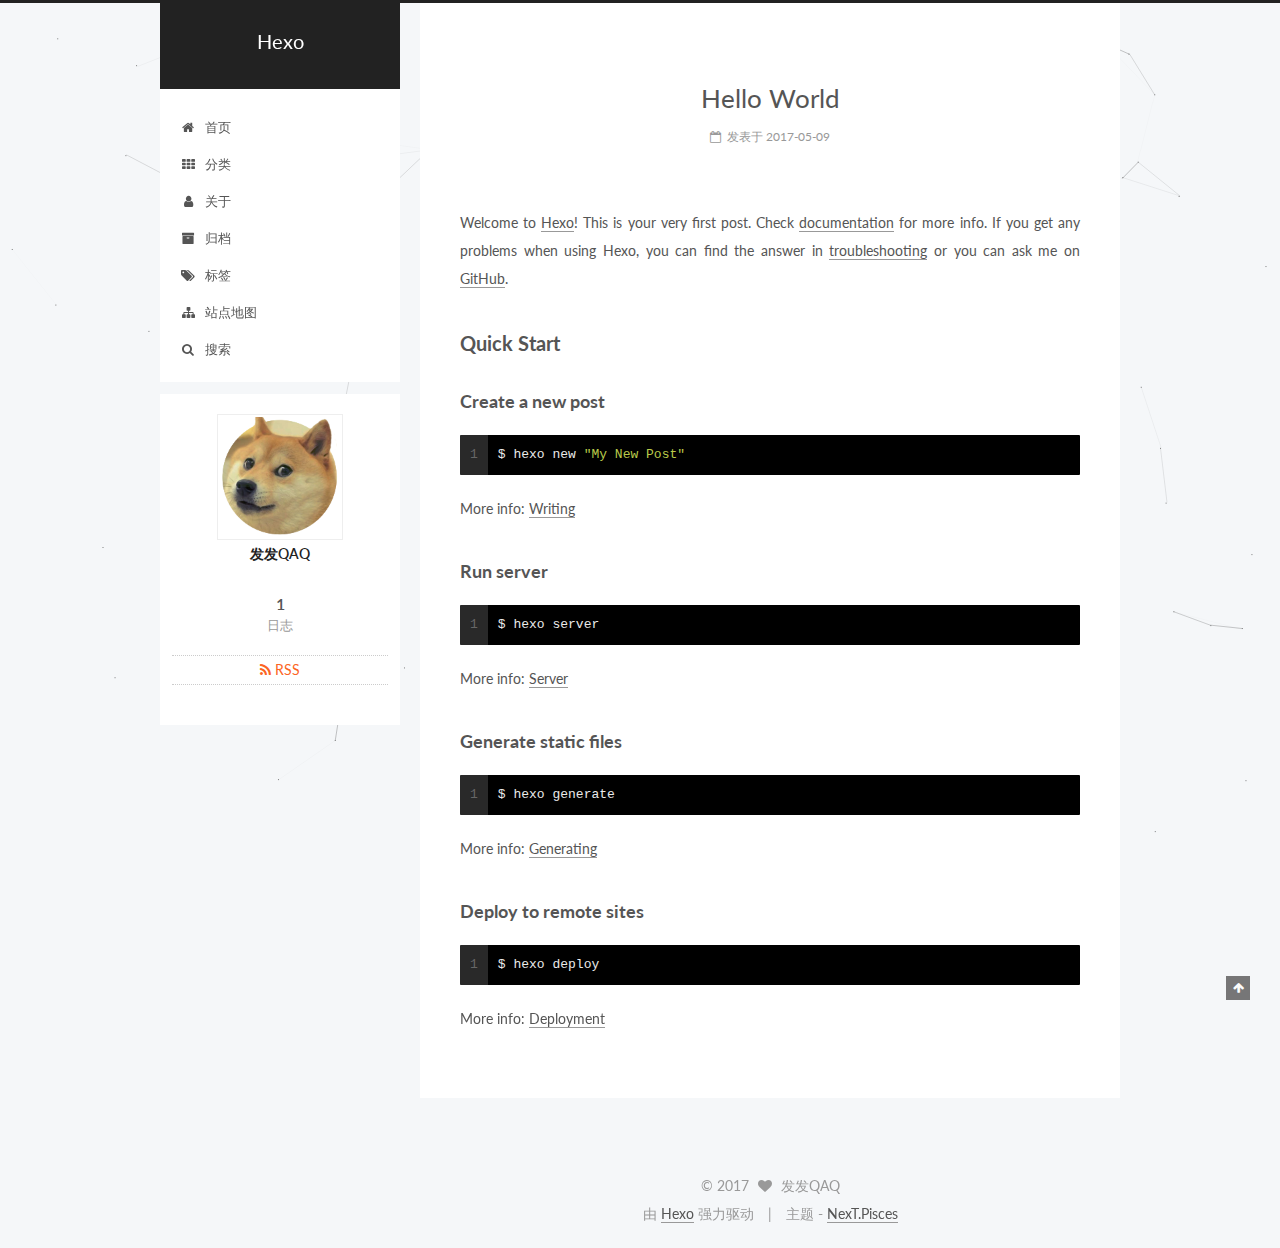
<file: index.html>
<!doctype html>




<html class="theme-next pisces" lang="zh-Hans">
<head>
  <meta charset="UTF-8"/>
<meta http-equiv="X-UA-Compatible" content="IE=edge" />
<meta name="viewport" content="width=device-width, initial-scale=1, maximum-scale=1"/>






<meta http-equiv="Cache-Control" content="no-transform" />
<meta http-equiv="Cache-Control" content="no-siteapp" />















  
  
  <link href="/lib/fancybox/source/jquery.fancybox.css?v=2.1.5" rel="stylesheet" type="text/css" />




  
  
  
  

  
    
    
  

  

  

  

  

  
    
    
    <link href="//fonts.googleapis.com/css?family=Lato:300,300italic,400,400italic,700,700italic&subset=latin,latin-ext" rel="stylesheet" type="text/css">
  






<link href="/lib/font-awesome/css/font-awesome.min.css?v=4.6.2" rel="stylesheet" type="text/css" />

<link href="/css/main.css?v=5.1.1" rel="stylesheet" type="text/css" />


  <meta name="keywords" content="Hexo, NexT" />





  <link rel="alternate" href="/atom.xml" title="Hexo" type="application/atom+xml" />




  <link rel="shortcut icon" type="image/x-icon" href="/favicon.ico?v=5.1.1" />






<meta property="og:type" content="website">
<meta property="og:title" content="Hexo">
<meta property="og:url" content="http://yoursite.com/index.html">
<meta property="og:site_name" content="Hexo">
<meta name="twitter:card" content="summary">
<meta name="twitter:title" content="Hexo">



<script type="text/javascript" id="hexo.configurations">
  var NexT = window.NexT || {};
  var CONFIG = {
    root: '/',
    scheme: 'Pisces',
    sidebar: {"position":"left","display":"post","offset":12,"offset_float":0,"b2t":false,"scrollpercent":false},
    fancybox: true,
    motion: false,
    duoshuo: {
      userId: '0',
      author: '博主'
    },
    algolia: {
      applicationID: '',
      apiKey: '',
      indexName: '',
      hits: {"per_page":10},
      labels: {"input_placeholder":"Search for Posts","hits_empty":"We didn't find any results for the search: ${query}","hits_stats":"${hits} results found in ${time} ms"}
    }
  };
</script>



  <link rel="canonical" href="http://yoursite.com/"/>





  <title>Hexo</title>
</head>

<body itemscope itemtype="http://schema.org/WebPage" lang="zh-Hans">

  














  
  
    
  

  <div class="container sidebar-position-left 
   page-home 
 ">
    <div class="headband"></div>

    <header id="header" class="header" itemscope itemtype="http://schema.org/WPHeader">
      <div class="header-inner"><div class="site-brand-wrapper">
  <div class="site-meta ">
    

    <div class="custom-logo-site-title">
      <a href="/"  class="brand" rel="start">
        <span class="logo-line-before"><i></i></span>
        <span class="site-title">Hexo</span>
        <span class="logo-line-after"><i></i></span>
      </a>
    </div>
      
        <p class="site-subtitle"></p>
      
  </div>

  <div class="site-nav-toggle">
    <button>
      <span class="btn-bar"></span>
      <span class="btn-bar"></span>
      <span class="btn-bar"></span>
    </button>
  </div>
</div>

<nav class="site-nav">
  

  
    <ul id="menu" class="menu">
      
        
        <li class="menu-item menu-item-home">
          <a href="/" rel="section">
            
              <i class="menu-item-icon fa fa-fw fa-home"></i> <br />
            
            首页
          </a>
        </li>
      
        
        <li class="menu-item menu-item-categories">
          <a href="/categories" rel="section">
            
              <i class="menu-item-icon fa fa-fw fa-th"></i> <br />
            
            分类
          </a>
        </li>
      
        
        <li class="menu-item menu-item-about">
          <a href="/about" rel="section">
            
              <i class="menu-item-icon fa fa-fw fa-user"></i> <br />
            
            关于
          </a>
        </li>
      
        
        <li class="menu-item menu-item-archives">
          <a href="/archives" rel="section">
            
              <i class="menu-item-icon fa fa-fw fa-archive"></i> <br />
            
            归档
          </a>
        </li>
      
        
        <li class="menu-item menu-item-tags">
          <a href="/tags" rel="section">
            
              <i class="menu-item-icon fa fa-fw fa-tags"></i> <br />
            
            标签
          </a>
        </li>
      
        
        <li class="menu-item menu-item-sitemap">
          <a href="/sitemap.xml" rel="section">
            
              <i class="menu-item-icon fa fa-fw fa-sitemap"></i> <br />
            
            站点地图
          </a>
        </li>
      

      
        <li class="menu-item menu-item-search">
          
            <a href="javascript:;" class="popup-trigger">
          
            
              <i class="menu-item-icon fa fa-search fa-fw"></i> <br />
            
            搜索
          </a>
        </li>
      
    </ul>
  

  
    <div class="site-search">
      
  <div class="popup search-popup local-search-popup">
  <div class="local-search-header clearfix">
    <span class="search-icon">
      <i class="fa fa-search"></i>
    </span>
    <span class="popup-btn-close">
      <i class="fa fa-times-circle"></i>
    </span>
    <div class="local-search-input-wrapper">
      <input autocomplete="off"
             placeholder="搜索..." spellcheck="false"
             type="text" id="local-search-input">
    </div>
  </div>
  <div id="local-search-result"></div>
</div>



    </div>
  
</nav>



 </div>
    </header>

    <main id="main" class="main">
      <div class="main-inner">
        <div class="content-wrap">
          <div id="content" class="content">
            
  <section id="posts" class="posts-expand">
    
      

  

  
  
  

  <article class="post post-type-normal " itemscope itemtype="http://schema.org/Article">
    <link itemprop="mainEntityOfPage" href="http://yoursite.com/2017/05/09/hello-world/">

    <span hidden itemprop="author" itemscope itemtype="http://schema.org/Person">
      <meta itemprop="name" content="发发QAQ">
      <meta itemprop="description" content="">
      <meta itemprop="image" content="/images/avatar.png">
    </span>

    <span hidden itemprop="publisher" itemscope itemtype="http://schema.org/Organization">
      <meta itemprop="name" content="Hexo">
    </span>

    
      <header class="post-header">

        
        
          <h1 class="post-title" itemprop="name headline">
                
                <a class="post-title-link" href="/2017/05/09/hello-world/" itemprop="url">Hello World</a></h1>
        

        <div class="post-meta">
          <span class="post-time">
            
              <span class="post-meta-item-icon">
                <i class="fa fa-calendar-o"></i>
              </span>
              
                <span class="post-meta-item-text">发表于</span>
              
              <time title="创建于" itemprop="dateCreated datePublished" datetime="2017-05-09T00:07:45+08:00">
                2017-05-09
              </time>
            

            

            
          </span>

          

          
            
          

          
          

          

          

          

        </div>
      </header>
    

    <div class="post-body" itemprop="articleBody">

      
      

      
        
          
            <p>Welcome to <a href="https://hexo.io/" target="_blank" rel="external">Hexo</a>! This is your very first post. Check <a href="https://hexo.io/docs/" target="_blank" rel="external">documentation</a> for more info. If you get any problems when using Hexo, you can find the answer in <a href="https://hexo.io/docs/troubleshooting.html" target="_blank" rel="external">troubleshooting</a> or you can ask me on <a href="https://github.com/hexojs/hexo/issues" target="_blank" rel="external">GitHub</a>.</p>
<h2 id="Quick-Start"><a href="#Quick-Start" class="headerlink" title="Quick Start"></a>Quick Start</h2><h3 id="Create-a-new-post"><a href="#Create-a-new-post" class="headerlink" title="Create a new post"></a>Create a new post</h3><figure class="highlight bash"><table><tr><td class="gutter"><pre><div class="line">1</div></pre></td><td class="code"><pre><div class="line">$ hexo new <span class="string">"My New Post"</span></div></pre></td></tr></table></figure>
<p>More info: <a href="https://hexo.io/docs/writing.html" target="_blank" rel="external">Writing</a></p>
<h3 id="Run-server"><a href="#Run-server" class="headerlink" title="Run server"></a>Run server</h3><figure class="highlight bash"><table><tr><td class="gutter"><pre><div class="line">1</div></pre></td><td class="code"><pre><div class="line">$ hexo server</div></pre></td></tr></table></figure>
<p>More info: <a href="https://hexo.io/docs/server.html" target="_blank" rel="external">Server</a></p>
<h3 id="Generate-static-files"><a href="#Generate-static-files" class="headerlink" title="Generate static files"></a>Generate static files</h3><figure class="highlight bash"><table><tr><td class="gutter"><pre><div class="line">1</div></pre></td><td class="code"><pre><div class="line">$ hexo generate</div></pre></td></tr></table></figure>
<p>More info: <a href="https://hexo.io/docs/generating.html" target="_blank" rel="external">Generating</a></p>
<h3 id="Deploy-to-remote-sites"><a href="#Deploy-to-remote-sites" class="headerlink" title="Deploy to remote sites"></a>Deploy to remote sites</h3><figure class="highlight bash"><table><tr><td class="gutter"><pre><div class="line">1</div></pre></td><td class="code"><pre><div class="line">$ hexo deploy</div></pre></td></tr></table></figure>
<p>More info: <a href="https://hexo.io/docs/deployment.html" target="_blank" rel="external">Deployment</a></p>

          
        
      
    </div>

    <div>
      
    </div>

    <div>
      
    </div>

    <div>
      
    </div>

    <footer class="post-footer">
      

      

      

      
      
        <div class="post-eof"></div>
      
    </footer>
  </article>


    
  </section>

  


          </div>
          


          

        </div>
        
          
  
  <div class="sidebar-toggle">
    <div class="sidebar-toggle-line-wrap">
      <span class="sidebar-toggle-line sidebar-toggle-line-first"></span>
      <span class="sidebar-toggle-line sidebar-toggle-line-middle"></span>
      <span class="sidebar-toggle-line sidebar-toggle-line-last"></span>
    </div>
  </div>

  <aside id="sidebar" class="sidebar">
    <div class="sidebar-inner">

      

      

      <section class="site-overview sidebar-panel sidebar-panel-active">
        <div class="site-author motion-element" itemprop="author" itemscope itemtype="http://schema.org/Person">
          <img class="site-author-image" itemprop="image"
               src="/images/avatar.png"
               alt="发发QAQ" />
          <p class="site-author-name" itemprop="name">发发QAQ</p>
           
              <p class="site-description motion-element" itemprop="description"></p>
          
        </div>
        <nav class="site-state motion-element">

          
            <div class="site-state-item site-state-posts">
              <a href="/archives">
                <span class="site-state-item-count">1</span>
                <span class="site-state-item-name">日志</span>
              </a>
            </div>
          

          

          

        </nav>

        
          <div class="feed-link motion-element">
            <a href="/atom.xml" rel="alternate">
              <i class="fa fa-rss"></i>
              RSS
            </a>
          </div>
        

        <div class="links-of-author motion-element">
          
        </div>

        
        

        
        

        


      </section>

      

      

    </div>
  </aside>


        
      </div>
    </main>

    <footer id="footer" class="footer">
      <div class="footer-inner">
        <div class="copyright" >
  
  &copy; 
  <span itemprop="copyrightYear">2017</span>
  <span class="with-love">
    <i class="fa fa-heart"></i>
  </span>
  <span class="author" itemprop="copyrightHolder">发发QAQ</span>
</div>


<div class="powered-by">
  由 <a class="theme-link" href="https://hexo.io">Hexo</a> 强力驱动
</div>

<div class="theme-info">
  主题 -
  <a class="theme-link" href="https://github.com/iissnan/hexo-theme-next">
    NexT.Pisces
  </a>
</div>


        

        
      </div>
    </footer>

    
      <div class="back-to-top">
        <i class="fa fa-arrow-up"></i>
        
      </div>
    

  </div>

  

<script type="text/javascript">
  if (Object.prototype.toString.call(window.Promise) !== '[object Function]') {
    window.Promise = null;
  }
</script>









  


  











  
  <script type="text/javascript" src="/lib/jquery/index.js?v=2.1.3"></script>

  
  <script type="text/javascript" src="/lib/fastclick/lib/fastclick.min.js?v=1.0.6"></script>

  
  <script type="text/javascript" src="/lib/jquery_lazyload/jquery.lazyload.js?v=1.9.7"></script>

  
  <script type="text/javascript" src="/lib/velocity/velocity.min.js?v=1.2.1"></script>

  
  <script type="text/javascript" src="/lib/velocity/velocity.ui.min.js?v=1.2.1"></script>

  
  <script type="text/javascript" src="/lib/fancybox/source/jquery.fancybox.pack.js?v=2.1.5"></script>

  
  <script type="text/javascript" src="/lib/canvas-nest/canvas-nest.min.js"></script>


  


  <script type="text/javascript" src="/js/src/utils.js?v=5.1.1"></script>

  <script type="text/javascript" src="/js/src/motion.js?v=5.1.1"></script>



  
  


  <script type="text/javascript" src="/js/src/affix.js?v=5.1.1"></script>

  <script type="text/javascript" src="/js/src/schemes/pisces.js?v=5.1.1"></script>



  

  


  <script type="text/javascript" src="/js/src/bootstrap.js?v=5.1.1"></script>



  


  




	





  





  





  






  

  <script type="text/javascript">
    // Popup Window;
    var isfetched = false;
    var isXml = true;
    // Search DB path;
    var search_path = "search.xml";
    if (search_path.length === 0) {
      search_path = "search.xml";
    } else if (search_path.endsWith("json")) {
      isXml = false;
    }
    var path = "/" + search_path;
    // monitor main search box;

    var onPopupClose = function (e) {
      $('.popup').hide();
      $('#local-search-input').val('');
      $('.search-result-list').remove();
      $('#no-result').remove();
      $(".local-search-pop-overlay").remove();
      $('body').css('overflow', '');
    }

    function proceedsearch() {
      $("body")
        .append('<div class="search-popup-overlay local-search-pop-overlay"></div>')
        .css('overflow', 'hidden');
      $('.search-popup-overlay').click(onPopupClose);
      $('.popup').toggle();
      var $localSearchInput = $('#local-search-input');
      $localSearchInput.attr("autocapitalize", "none");
      $localSearchInput.attr("autocorrect", "off");
      $localSearchInput.focus();
    }

    // search function;
    var searchFunc = function(path, search_id, content_id) {
      'use strict';

      // start loading animation
      $("body")
        .append('<div class="search-popup-overlay local-search-pop-overlay">' +
          '<div id="search-loading-icon">' +
          '<i class="fa fa-spinner fa-pulse fa-5x fa-fw"></i>' +
          '</div>' +
          '</div>')
        .css('overflow', 'hidden');
      $("#search-loading-icon").css('margin', '20% auto 0 auto').css('text-align', 'center');

      $.ajax({
        url: path,
        dataType: isXml ? "xml" : "json",
        async: true,
        success: function(res) {
          // get the contents from search data
          isfetched = true;
          $('.popup').detach().appendTo('.header-inner');
          var datas = isXml ? $("entry", res).map(function() {
            return {
              title: $("title", this).text(),
              content: $("content",this).text(),
              url: $("url" , this).text()
            };
          }).get() : res;
          var input = document.getElementById(search_id);
          var resultContent = document.getElementById(content_id);
          var inputEventFunction = function() {
            var searchText = input.value.trim().toLowerCase();
            var keywords = searchText.split(/[\s\-]+/);
            if (keywords.length > 1) {
              keywords.push(searchText);
            }
            var resultItems = [];
            if (searchText.length > 0) {
              // perform local searching
              datas.forEach(function(data) {
                var isMatch = false;
                var hitCount = 0;
                var searchTextCount = 0;
                var title = data.title.trim();
                var titleInLowerCase = title.toLowerCase();
                var content = data.content.trim().replace(/<[^>]+>/g,"");
                var contentInLowerCase = content.toLowerCase();
                var articleUrl = decodeURIComponent(data.url);
                var indexOfTitle = [];
                var indexOfContent = [];
                // only match articles with not empty titles
                if(title != '') {
                  keywords.forEach(function(keyword) {
                    function getIndexByWord(word, text, caseSensitive) {
                      var wordLen = word.length;
                      if (wordLen === 0) {
                        return [];
                      }
                      var startPosition = 0, position = [], index = [];
                      if (!caseSensitive) {
                        text = text.toLowerCase();
                        word = word.toLowerCase();
                      }
                      while ((position = text.indexOf(word, startPosition)) > -1) {
                        index.push({position: position, word: word});
                        startPosition = position + wordLen;
                      }
                      return index;
                    }

                    indexOfTitle = indexOfTitle.concat(getIndexByWord(keyword, titleInLowerCase, false));
                    indexOfContent = indexOfContent.concat(getIndexByWord(keyword, contentInLowerCase, false));
                  });
                  if (indexOfTitle.length > 0 || indexOfContent.length > 0) {
                    isMatch = true;
                    hitCount = indexOfTitle.length + indexOfContent.length;
                  }
                }

                // show search results

                if (isMatch) {
                  // sort index by position of keyword

                  [indexOfTitle, indexOfContent].forEach(function (index) {
                    index.sort(function (itemLeft, itemRight) {
                      if (itemRight.position !== itemLeft.position) {
                        return itemRight.position - itemLeft.position;
                      } else {
                        return itemLeft.word.length - itemRight.word.length;
                      }
                    });
                  });

                  // merge hits into slices

                  function mergeIntoSlice(text, start, end, index) {
                    var item = index[index.length - 1];
                    var position = item.position;
                    var word = item.word;
                    var hits = [];
                    var searchTextCountInSlice = 0;
                    while (position + word.length <= end && index.length != 0) {
                      if (word === searchText) {
                        searchTextCountInSlice++;
                      }
                      hits.push({position: position, length: word.length});
                      var wordEnd = position + word.length;

                      // move to next position of hit

                      index.pop();
                      while (index.length != 0) {
                        item = index[index.length - 1];
                        position = item.position;
                        word = item.word;
                        if (wordEnd > position) {
                          index.pop();
                        } else {
                          break;
                        }
                      }
                    }
                    searchTextCount += searchTextCountInSlice;
                    return {
                      hits: hits,
                      start: start,
                      end: end,
                      searchTextCount: searchTextCountInSlice
                    };
                  }

                  var slicesOfTitle = [];
                  if (indexOfTitle.length != 0) {
                    slicesOfTitle.push(mergeIntoSlice(title, 0, title.length, indexOfTitle));
                  }

                  var slicesOfContent = [];
                  while (indexOfContent.length != 0) {
                    var item = indexOfContent[indexOfContent.length - 1];
                    var position = item.position;
                    var word = item.word;
                    // cut out 100 characters
                    var start = position - 20;
                    var end = position + 80;
                    if(start < 0){
                      start = 0;
                    }
                    if (end < position + word.length) {
                      end = position + word.length;
                    }
                    if(end > content.length){
                      end = content.length;
                    }
                    slicesOfContent.push(mergeIntoSlice(content, start, end, indexOfContent));
                  }

                  // sort slices in content by search text's count and hits' count

                  slicesOfContent.sort(function (sliceLeft, sliceRight) {
                    if (sliceLeft.searchTextCount !== sliceRight.searchTextCount) {
                      return sliceRight.searchTextCount - sliceLeft.searchTextCount;
                    } else if (sliceLeft.hits.length !== sliceRight.hits.length) {
                      return sliceRight.hits.length - sliceLeft.hits.length;
                    } else {
                      return sliceLeft.start - sliceRight.start;
                    }
                  });

                  // select top N slices in content

                  var upperBound = parseInt('1');
                  if (upperBound >= 0) {
                    slicesOfContent = slicesOfContent.slice(0, upperBound);
                  }

                  // highlight title and content

                  function highlightKeyword(text, slice) {
                    var result = '';
                    var prevEnd = slice.start;
                    slice.hits.forEach(function (hit) {
                      result += text.substring(prevEnd, hit.position);
                      var end = hit.position + hit.length;
                      result += '<b class="search-keyword">' + text.substring(hit.position, end) + '</b>';
                      prevEnd = end;
                    });
                    result += text.substring(prevEnd, slice.end);
                    return result;
                  }

                  var resultItem = '';

                  if (slicesOfTitle.length != 0) {
                    resultItem += "<li><a href='" + articleUrl + "' class='search-result-title'>" + highlightKeyword(title, slicesOfTitle[0]) + "</a>";
                  } else {
                    resultItem += "<li><a href='" + articleUrl + "' class='search-result-title'>" + title + "</a>";
                  }

                  slicesOfContent.forEach(function (slice) {
                    resultItem += "<a href='" + articleUrl + "'>" +
                      "<p class=\"search-result\">" + highlightKeyword(content, slice) +
                      "...</p>" + "</a>";
                  });

                  resultItem += "</li>";
                  resultItems.push({
                    item: resultItem,
                    searchTextCount: searchTextCount,
                    hitCount: hitCount,
                    id: resultItems.length
                  });
                }
              })
            };
            if (keywords.length === 1 && keywords[0] === "") {
              resultContent.innerHTML = '<div id="no-result"><i class="fa fa-search fa-5x" /></div>'
            } else if (resultItems.length === 0) {
              resultContent.innerHTML = '<div id="no-result"><i class="fa fa-frown-o fa-5x" /></div>'
            } else {
              resultItems.sort(function (resultLeft, resultRight) {
                if (resultLeft.searchTextCount !== resultRight.searchTextCount) {
                  return resultRight.searchTextCount - resultLeft.searchTextCount;
                } else if (resultLeft.hitCount !== resultRight.hitCount) {
                  return resultRight.hitCount - resultLeft.hitCount;
                } else {
                  return resultRight.id - resultLeft.id;
                }
              });
              var searchResultList = '<ul class=\"search-result-list\">';
              resultItems.forEach(function (result) {
                searchResultList += result.item;
              })
              searchResultList += "</ul>";
              resultContent.innerHTML = searchResultList;
            }
          }

          if ('auto' === 'auto') {
            input.addEventListener('input', inputEventFunction);
          } else {
            $('.search-icon').click(inputEventFunction);
            input.addEventListener('keypress', function (event) {
              if (event.keyCode === 13) {
                inputEventFunction();
              }
            });
          }

          // remove loading animation
          $(".local-search-pop-overlay").remove();
          $('body').css('overflow', '');

          proceedsearch();
        }
      });
    }

    // handle and trigger popup window;
    $('.popup-trigger').click(function(e) {
      e.stopPropagation();
      if (isfetched === false) {
        searchFunc(path, 'local-search-input', 'local-search-result');
      } else {
        proceedsearch();
      };
    });

    $('.popup-btn-close').click(onPopupClose);
    $('.popup').click(function(e){
      e.stopPropagation();
    });
    $(document).on('keyup', function (event) {
      var shouldDismissSearchPopup = event.which === 27 &&
        $('.search-popup').is(':visible');
      if (shouldDismissSearchPopup) {
        onPopupClose();
      }
    });
  </script>





  

  

  

  

  

</body>
</html>
</file>
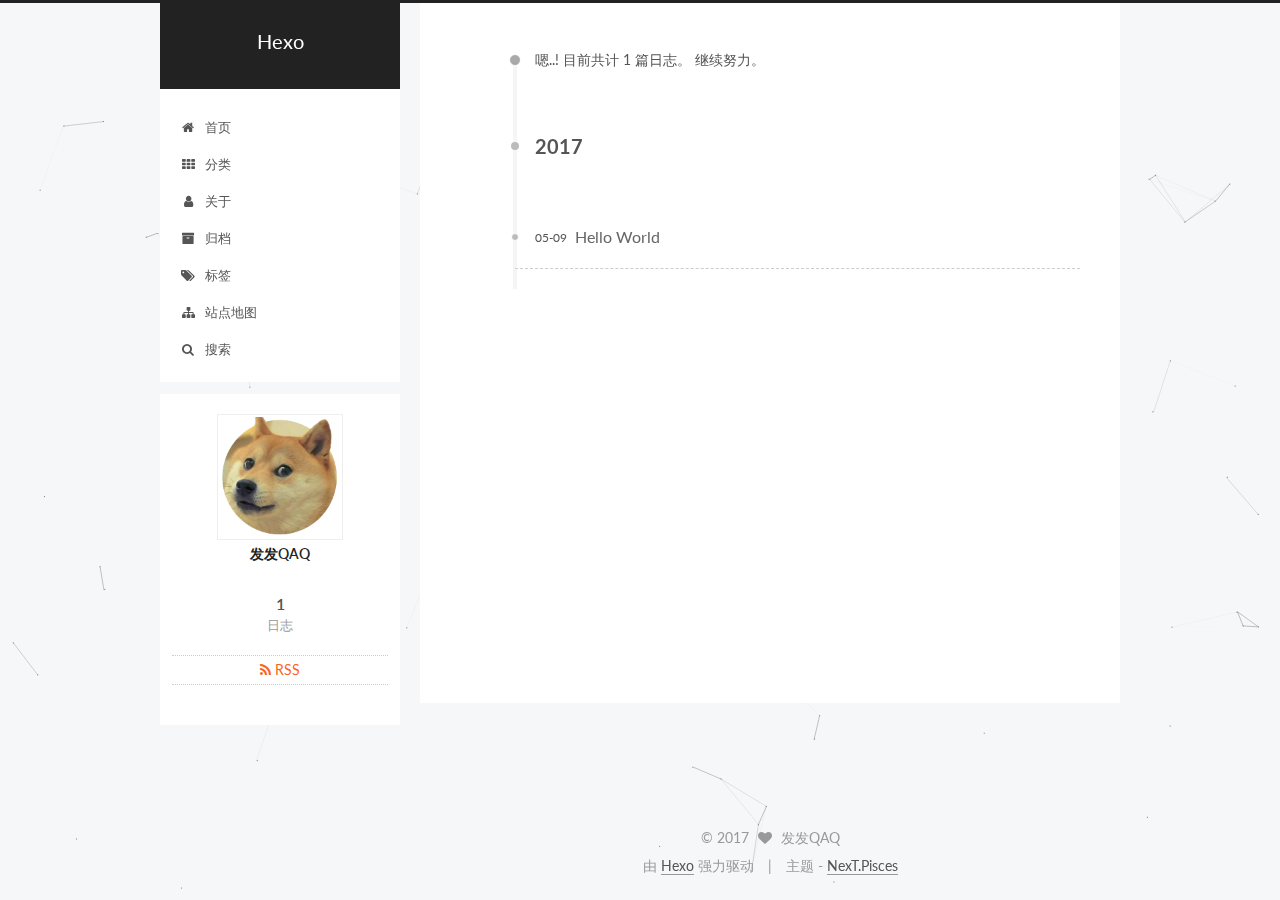
<file: archives/index.html>
<!doctype html>




<html class="theme-next pisces" lang="zh-Hans">
<head>
  <meta charset="UTF-8"/>
<meta http-equiv="X-UA-Compatible" content="IE=edge" />
<meta name="viewport" content="width=device-width, initial-scale=1, maximum-scale=1"/>






<meta http-equiv="Cache-Control" content="no-transform" />
<meta http-equiv="Cache-Control" content="no-siteapp" />















  
  
  <link href="/lib/fancybox/source/jquery.fancybox.css?v=2.1.5" rel="stylesheet" type="text/css" />




  
  
  
  

  
    
    
  

  

  

  

  

  
    
    
    <link href="//fonts.googleapis.com/css?family=Lato:300,300italic,400,400italic,700,700italic&subset=latin,latin-ext" rel="stylesheet" type="text/css">
  






<link href="/lib/font-awesome/css/font-awesome.min.css?v=4.6.2" rel="stylesheet" type="text/css" />

<link href="/css/main.css?v=5.1.1" rel="stylesheet" type="text/css" />


  <meta name="keywords" content="Hexo, NexT" />





  <link rel="alternate" href="/atom.xml" title="Hexo" type="application/atom+xml" />




  <link rel="shortcut icon" type="image/x-icon" href="/favicon.ico?v=5.1.1" />






<meta property="og:type" content="website">
<meta property="og:title" content="Hexo">
<meta property="og:url" content="http://yoursite.com/archives/index.html">
<meta property="og:site_name" content="Hexo">
<meta name="twitter:card" content="summary">
<meta name="twitter:title" content="Hexo">



<script type="text/javascript" id="hexo.configurations">
  var NexT = window.NexT || {};
  var CONFIG = {
    root: '/',
    scheme: 'Pisces',
    sidebar: {"position":"left","display":"post","offset":12,"offset_float":0,"b2t":false,"scrollpercent":false},
    fancybox: true,
    motion: false,
    duoshuo: {
      userId: '0',
      author: '博主'
    },
    algolia: {
      applicationID: '',
      apiKey: '',
      indexName: '',
      hits: {"per_page":10},
      labels: {"input_placeholder":"Search for Posts","hits_empty":"We didn't find any results for the search: ${query}","hits_stats":"${hits} results found in ${time} ms"}
    }
  };
</script>



  <link rel="canonical" href="http://yoursite.com/archives/"/>





  <title>归档 | Hexo</title>
</head>

<body itemscope itemtype="http://schema.org/WebPage" lang="zh-Hans">

  














  
  
    
  

  <div class="container sidebar-position-left  page-archive  ">
    <div class="headband"></div>

    <header id="header" class="header" itemscope itemtype="http://schema.org/WPHeader">
      <div class="header-inner"><div class="site-brand-wrapper">
  <div class="site-meta ">
    

    <div class="custom-logo-site-title">
      <a href="/"  class="brand" rel="start">
        <span class="logo-line-before"><i></i></span>
        <span class="site-title">Hexo</span>
        <span class="logo-line-after"><i></i></span>
      </a>
    </div>
      
        <p class="site-subtitle"></p>
      
  </div>

  <div class="site-nav-toggle">
    <button>
      <span class="btn-bar"></span>
      <span class="btn-bar"></span>
      <span class="btn-bar"></span>
    </button>
  </div>
</div>

<nav class="site-nav">
  

  
    <ul id="menu" class="menu">
      
        
        <li class="menu-item menu-item-home">
          <a href="/" rel="section">
            
              <i class="menu-item-icon fa fa-fw fa-home"></i> <br />
            
            首页
          </a>
        </li>
      
        
        <li class="menu-item menu-item-categories">
          <a href="/categories" rel="section">
            
              <i class="menu-item-icon fa fa-fw fa-th"></i> <br />
            
            分类
          </a>
        </li>
      
        
        <li class="menu-item menu-item-about">
          <a href="/about" rel="section">
            
              <i class="menu-item-icon fa fa-fw fa-user"></i> <br />
            
            关于
          </a>
        </li>
      
        
        <li class="menu-item menu-item-archives">
          <a href="/archives" rel="section">
            
              <i class="menu-item-icon fa fa-fw fa-archive"></i> <br />
            
            归档
          </a>
        </li>
      
        
        <li class="menu-item menu-item-tags">
          <a href="/tags" rel="section">
            
              <i class="menu-item-icon fa fa-fw fa-tags"></i> <br />
            
            标签
          </a>
        </li>
      
        
        <li class="menu-item menu-item-sitemap">
          <a href="/sitemap.xml" rel="section">
            
              <i class="menu-item-icon fa fa-fw fa-sitemap"></i> <br />
            
            站点地图
          </a>
        </li>
      

      
        <li class="menu-item menu-item-search">
          
            <a href="javascript:;" class="popup-trigger">
          
            
              <i class="menu-item-icon fa fa-search fa-fw"></i> <br />
            
            搜索
          </a>
        </li>
      
    </ul>
  

  
    <div class="site-search">
      
  <div class="popup search-popup local-search-popup">
  <div class="local-search-header clearfix">
    <span class="search-icon">
      <i class="fa fa-search"></i>
    </span>
    <span class="popup-btn-close">
      <i class="fa fa-times-circle"></i>
    </span>
    <div class="local-search-input-wrapper">
      <input autocomplete="off"
             placeholder="搜索..." spellcheck="false"
             type="text" id="local-search-input">
    </div>
  </div>
  <div id="local-search-result"></div>
</div>



    </div>
  
</nav>



 </div>
    </header>

    <main id="main" class="main">
      <div class="main-inner">
        <div class="content-wrap">
          <div id="content" class="content">
            

  <section id="posts" class="posts-collapse">
    <span class="archive-move-on"></span>

    <span class="archive-page-counter">
      
      
      
        
      
      嗯..! 目前共计 1 篇日志。 继续努力。
    </span>

    

      
      
      

      
        
        <div class="collection-title">
          <h2 class="archive-year motion-element" id="archive-year-2017">2017</h2>
        </div>
      
      

      

  <article class="post post-type-normal" itemscope itemtype="http://schema.org/Article">
    <header class="post-header">

      <h2 class="post-title">
        
            <a class="post-title-link" href="/2017/05/09/hello-world/" itemprop="url">
              
                <span itemprop="name">Hello World</span>
              
            </a>
        
      </h2>

      <div class="post-meta">
        <time class="post-time" itemprop="dateCreated"
              datetime="2017-05-09T00:07:45+08:00"
              content="2017-05-09" >
          05-09
        </time>
      </div>

    </header>
  </article>



    

  </section>

  



          </div>
          


          

        </div>
        
          
  
  <div class="sidebar-toggle">
    <div class="sidebar-toggle-line-wrap">
      <span class="sidebar-toggle-line sidebar-toggle-line-first"></span>
      <span class="sidebar-toggle-line sidebar-toggle-line-middle"></span>
      <span class="sidebar-toggle-line sidebar-toggle-line-last"></span>
    </div>
  </div>

  <aside id="sidebar" class="sidebar">
    <div class="sidebar-inner">

      

      

      <section class="site-overview sidebar-panel sidebar-panel-active">
        <div class="site-author motion-element" itemprop="author" itemscope itemtype="http://schema.org/Person">
          <img class="site-author-image" itemprop="image"
               src="/images/avatar.png"
               alt="发发QAQ" />
          <p class="site-author-name" itemprop="name">发发QAQ</p>
           
              <p class="site-description motion-element" itemprop="description"></p>
          
        </div>
        <nav class="site-state motion-element">

          
            <div class="site-state-item site-state-posts">
              <a href="/archives">
                <span class="site-state-item-count">1</span>
                <span class="site-state-item-name">日志</span>
              </a>
            </div>
          

          

          

        </nav>

        
          <div class="feed-link motion-element">
            <a href="/atom.xml" rel="alternate">
              <i class="fa fa-rss"></i>
              RSS
            </a>
          </div>
        

        <div class="links-of-author motion-element">
          
        </div>

        
        

        
        

        


      </section>

      

      

    </div>
  </aside>


        
      </div>
    </main>

    <footer id="footer" class="footer">
      <div class="footer-inner">
        <div class="copyright" >
  
  &copy; 
  <span itemprop="copyrightYear">2017</span>
  <span class="with-love">
    <i class="fa fa-heart"></i>
  </span>
  <span class="author" itemprop="copyrightHolder">发发QAQ</span>
</div>


<div class="powered-by">
  由 <a class="theme-link" href="https://hexo.io">Hexo</a> 强力驱动
</div>

<div class="theme-info">
  主题 -
  <a class="theme-link" href="https://github.com/iissnan/hexo-theme-next">
    NexT.Pisces
  </a>
</div>


        

        
      </div>
    </footer>

    
      <div class="back-to-top">
        <i class="fa fa-arrow-up"></i>
        
      </div>
    

  </div>

  

<script type="text/javascript">
  if (Object.prototype.toString.call(window.Promise) !== '[object Function]') {
    window.Promise = null;
  }
</script>









  


  











  
  <script type="text/javascript" src="/lib/jquery/index.js?v=2.1.3"></script>

  
  <script type="text/javascript" src="/lib/fastclick/lib/fastclick.min.js?v=1.0.6"></script>

  
  <script type="text/javascript" src="/lib/jquery_lazyload/jquery.lazyload.js?v=1.9.7"></script>

  
  <script type="text/javascript" src="/lib/velocity/velocity.min.js?v=1.2.1"></script>

  
  <script type="text/javascript" src="/lib/velocity/velocity.ui.min.js?v=1.2.1"></script>

  
  <script type="text/javascript" src="/lib/fancybox/source/jquery.fancybox.pack.js?v=2.1.5"></script>

  
  <script type="text/javascript" src="/lib/canvas-nest/canvas-nest.min.js"></script>


  


  <script type="text/javascript" src="/js/src/utils.js?v=5.1.1"></script>

  <script type="text/javascript" src="/js/src/motion.js?v=5.1.1"></script>



  
  


  <script type="text/javascript" src="/js/src/affix.js?v=5.1.1"></script>

  <script type="text/javascript" src="/js/src/schemes/pisces.js?v=5.1.1"></script>



  
  


  


  <script type="text/javascript" src="/js/src/bootstrap.js?v=5.1.1"></script>



  


  




	





  





  





  






  

  <script type="text/javascript">
    // Popup Window;
    var isfetched = false;
    var isXml = true;
    // Search DB path;
    var search_path = "search.xml";
    if (search_path.length === 0) {
      search_path = "search.xml";
    } else if (search_path.endsWith("json")) {
      isXml = false;
    }
    var path = "/" + search_path;
    // monitor main search box;

    var onPopupClose = function (e) {
      $('.popup').hide();
      $('#local-search-input').val('');
      $('.search-result-list').remove();
      $('#no-result').remove();
      $(".local-search-pop-overlay").remove();
      $('body').css('overflow', '');
    }

    function proceedsearch() {
      $("body")
        .append('<div class="search-popup-overlay local-search-pop-overlay"></div>')
        .css('overflow', 'hidden');
      $('.search-popup-overlay').click(onPopupClose);
      $('.popup').toggle();
      var $localSearchInput = $('#local-search-input');
      $localSearchInput.attr("autocapitalize", "none");
      $localSearchInput.attr("autocorrect", "off");
      $localSearchInput.focus();
    }

    // search function;
    var searchFunc = function(path, search_id, content_id) {
      'use strict';

      // start loading animation
      $("body")
        .append('<div class="search-popup-overlay local-search-pop-overlay">' +
          '<div id="search-loading-icon">' +
          '<i class="fa fa-spinner fa-pulse fa-5x fa-fw"></i>' +
          '</div>' +
          '</div>')
        .css('overflow', 'hidden');
      $("#search-loading-icon").css('margin', '20% auto 0 auto').css('text-align', 'center');

      $.ajax({
        url: path,
        dataType: isXml ? "xml" : "json",
        async: true,
        success: function(res) {
          // get the contents from search data
          isfetched = true;
          $('.popup').detach().appendTo('.header-inner');
          var datas = isXml ? $("entry", res).map(function() {
            return {
              title: $("title", this).text(),
              content: $("content",this).text(),
              url: $("url" , this).text()
            };
          }).get() : res;
          var input = document.getElementById(search_id);
          var resultContent = document.getElementById(content_id);
          var inputEventFunction = function() {
            var searchText = input.value.trim().toLowerCase();
            var keywords = searchText.split(/[\s\-]+/);
            if (keywords.length > 1) {
              keywords.push(searchText);
            }
            var resultItems = [];
            if (searchText.length > 0) {
              // perform local searching
              datas.forEach(function(data) {
                var isMatch = false;
                var hitCount = 0;
                var searchTextCount = 0;
                var title = data.title.trim();
                var titleInLowerCase = title.toLowerCase();
                var content = data.content.trim().replace(/<[^>]+>/g,"");
                var contentInLowerCase = content.toLowerCase();
                var articleUrl = decodeURIComponent(data.url);
                var indexOfTitle = [];
                var indexOfContent = [];
                // only match articles with not empty titles
                if(title != '') {
                  keywords.forEach(function(keyword) {
                    function getIndexByWord(word, text, caseSensitive) {
                      var wordLen = word.length;
                      if (wordLen === 0) {
                        return [];
                      }
                      var startPosition = 0, position = [], index = [];
                      if (!caseSensitive) {
                        text = text.toLowerCase();
                        word = word.toLowerCase();
                      }
                      while ((position = text.indexOf(word, startPosition)) > -1) {
                        index.push({position: position, word: word});
                        startPosition = position + wordLen;
                      }
                      return index;
                    }

                    indexOfTitle = indexOfTitle.concat(getIndexByWord(keyword, titleInLowerCase, false));
                    indexOfContent = indexOfContent.concat(getIndexByWord(keyword, contentInLowerCase, false));
                  });
                  if (indexOfTitle.length > 0 || indexOfContent.length > 0) {
                    isMatch = true;
                    hitCount = indexOfTitle.length + indexOfContent.length;
                  }
                }

                // show search results

                if (isMatch) {
                  // sort index by position of keyword

                  [indexOfTitle, indexOfContent].forEach(function (index) {
                    index.sort(function (itemLeft, itemRight) {
                      if (itemRight.position !== itemLeft.position) {
                        return itemRight.position - itemLeft.position;
                      } else {
                        return itemLeft.word.length - itemRight.word.length;
                      }
                    });
                  });

                  // merge hits into slices

                  function mergeIntoSlice(text, start, end, index) {
                    var item = index[index.length - 1];
                    var position = item.position;
                    var word = item.word;
                    var hits = [];
                    var searchTextCountInSlice = 0;
                    while (position + word.length <= end && index.length != 0) {
                      if (word === searchText) {
                        searchTextCountInSlice++;
                      }
                      hits.push({position: position, length: word.length});
                      var wordEnd = position + word.length;

                      // move to next position of hit

                      index.pop();
                      while (index.length != 0) {
                        item = index[index.length - 1];
                        position = item.position;
                        word = item.word;
                        if (wordEnd > position) {
                          index.pop();
                        } else {
                          break;
                        }
                      }
                    }
                    searchTextCount += searchTextCountInSlice;
                    return {
                      hits: hits,
                      start: start,
                      end: end,
                      searchTextCount: searchTextCountInSlice
                    };
                  }

                  var slicesOfTitle = [];
                  if (indexOfTitle.length != 0) {
                    slicesOfTitle.push(mergeIntoSlice(title, 0, title.length, indexOfTitle));
                  }

                  var slicesOfContent = [];
                  while (indexOfContent.length != 0) {
                    var item = indexOfContent[indexOfContent.length - 1];
                    var position = item.position;
                    var word = item.word;
                    // cut out 100 characters
                    var start = position - 20;
                    var end = position + 80;
                    if(start < 0){
                      start = 0;
                    }
                    if (end < position + word.length) {
                      end = position + word.length;
                    }
                    if(end > content.length){
                      end = content.length;
                    }
                    slicesOfContent.push(mergeIntoSlice(content, start, end, indexOfContent));
                  }

                  // sort slices in content by search text's count and hits' count

                  slicesOfContent.sort(function (sliceLeft, sliceRight) {
                    if (sliceLeft.searchTextCount !== sliceRight.searchTextCount) {
                      return sliceRight.searchTextCount - sliceLeft.searchTextCount;
                    } else if (sliceLeft.hits.length !== sliceRight.hits.length) {
                      return sliceRight.hits.length - sliceLeft.hits.length;
                    } else {
                      return sliceLeft.start - sliceRight.start;
                    }
                  });

                  // select top N slices in content

                  var upperBound = parseInt('1');
                  if (upperBound >= 0) {
                    slicesOfContent = slicesOfContent.slice(0, upperBound);
                  }

                  // highlight title and content

                  function highlightKeyword(text, slice) {
                    var result = '';
                    var prevEnd = slice.start;
                    slice.hits.forEach(function (hit) {
                      result += text.substring(prevEnd, hit.position);
                      var end = hit.position + hit.length;
                      result += '<b class="search-keyword">' + text.substring(hit.position, end) + '</b>';
                      prevEnd = end;
                    });
                    result += text.substring(prevEnd, slice.end);
                    return result;
                  }

                  var resultItem = '';

                  if (slicesOfTitle.length != 0) {
                    resultItem += "<li><a href='" + articleUrl + "' class='search-result-title'>" + highlightKeyword(title, slicesOfTitle[0]) + "</a>";
                  } else {
                    resultItem += "<li><a href='" + articleUrl + "' class='search-result-title'>" + title + "</a>";
                  }

                  slicesOfContent.forEach(function (slice) {
                    resultItem += "<a href='" + articleUrl + "'>" +
                      "<p class=\"search-result\">" + highlightKeyword(content, slice) +
                      "...</p>" + "</a>";
                  });

                  resultItem += "</li>";
                  resultItems.push({
                    item: resultItem,
                    searchTextCount: searchTextCount,
                    hitCount: hitCount,
                    id: resultItems.length
                  });
                }
              })
            };
            if (keywords.length === 1 && keywords[0] === "") {
              resultContent.innerHTML = '<div id="no-result"><i class="fa fa-search fa-5x" /></div>'
            } else if (resultItems.length === 0) {
              resultContent.innerHTML = '<div id="no-result"><i class="fa fa-frown-o fa-5x" /></div>'
            } else {
              resultItems.sort(function (resultLeft, resultRight) {
                if (resultLeft.searchTextCount !== resultRight.searchTextCount) {
                  return resultRight.searchTextCount - resultLeft.searchTextCount;
                } else if (resultLeft.hitCount !== resultRight.hitCount) {
                  return resultRight.hitCount - resultLeft.hitCount;
                } else {
                  return resultRight.id - resultLeft.id;
                }
              });
              var searchResultList = '<ul class=\"search-result-list\">';
              resultItems.forEach(function (result) {
                searchResultList += result.item;
              })
              searchResultList += "</ul>";
              resultContent.innerHTML = searchResultList;
            }
          }

          if ('auto' === 'auto') {
            input.addEventListener('input', inputEventFunction);
          } else {
            $('.search-icon').click(inputEventFunction);
            input.addEventListener('keypress', function (event) {
              if (event.keyCode === 13) {
                inputEventFunction();
              }
            });
          }

          // remove loading animation
          $(".local-search-pop-overlay").remove();
          $('body').css('overflow', '');

          proceedsearch();
        }
      });
    }

    // handle and trigger popup window;
    $('.popup-trigger').click(function(e) {
      e.stopPropagation();
      if (isfetched === false) {
        searchFunc(path, 'local-search-input', 'local-search-result');
      } else {
        proceedsearch();
      };
    });

    $('.popup-btn-close').click(onPopupClose);
    $('.popup').click(function(e){
      e.stopPropagation();
    });
    $(document).on('keyup', function (event) {
      var shouldDismissSearchPopup = event.which === 27 &&
        $('.search-popup').is(':visible');
      if (shouldDismissSearchPopup) {
        onPopupClose();
      }
    });
  </script>





  

  

  

  

  

</body>
</html>
</file>
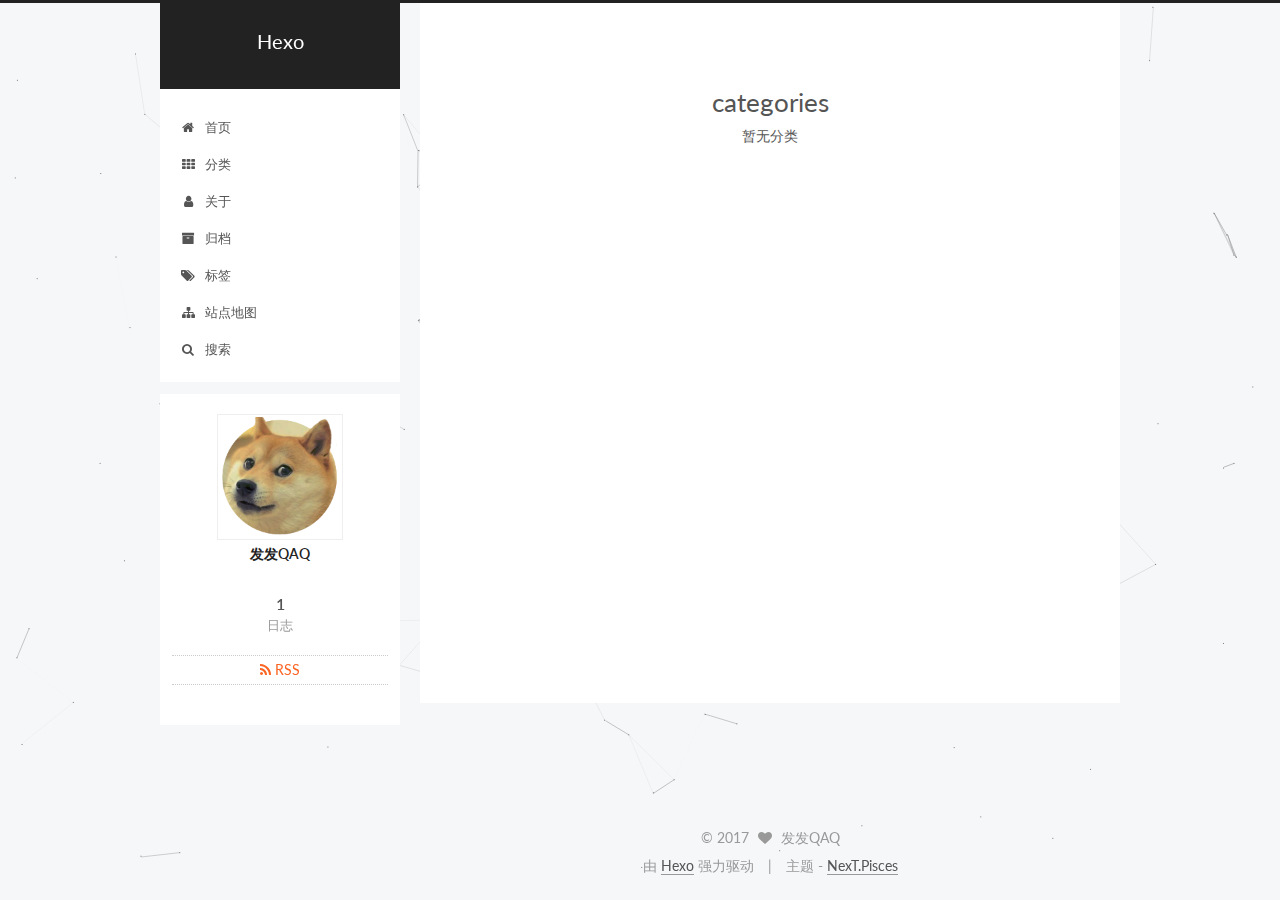
<file: categories/index.html>
<!doctype html>




<html class="theme-next pisces" lang="zh-Hans">
<head>
  <meta charset="UTF-8"/>
<meta http-equiv="X-UA-Compatible" content="IE=edge" />
<meta name="viewport" content="width=device-width, initial-scale=1, maximum-scale=1"/>






<meta http-equiv="Cache-Control" content="no-transform" />
<meta http-equiv="Cache-Control" content="no-siteapp" />















  
  
  <link href="/lib/fancybox/source/jquery.fancybox.css?v=2.1.5" rel="stylesheet" type="text/css" />




  
  
  
  

  
    
    
  

  

  

  

  

  
    
    
    <link href="//fonts.googleapis.com/css?family=Lato:300,300italic,400,400italic,700,700italic&subset=latin,latin-ext" rel="stylesheet" type="text/css">
  






<link href="/lib/font-awesome/css/font-awesome.min.css?v=4.6.2" rel="stylesheet" type="text/css" />

<link href="/css/main.css?v=5.1.1" rel="stylesheet" type="text/css" />


  <meta name="keywords" content="Hexo, NexT" />




  


  <link rel="alternate" href="/atom.xml" title="Hexo" type="application/atom+xml" />




  <link rel="shortcut icon" type="image/x-icon" href="/favicon.ico?v=5.1.1" />






<meta property="og:type" content="website">
<meta property="og:title" content="categories">
<meta property="og:url" content="http://yoursite.com/categories/index.html">
<meta property="og:site_name" content="Hexo">
<meta property="og:updated_time" content="2017-05-09T20:16:38.431Z">
<meta name="twitter:card" content="summary">
<meta name="twitter:title" content="categories">



<script type="text/javascript" id="hexo.configurations">
  var NexT = window.NexT || {};
  var CONFIG = {
    root: '/',
    scheme: 'Pisces',
    sidebar: {"position":"left","display":"post","offset":12,"offset_float":0,"b2t":false,"scrollpercent":false},
    fancybox: true,
    motion: false,
    duoshuo: {
      userId: '0',
      author: '博主'
    },
    algolia: {
      applicationID: '',
      apiKey: '',
      indexName: '',
      hits: {"per_page":10},
      labels: {"input_placeholder":"Search for Posts","hits_empty":"We didn't find any results for the search: ${query}","hits_stats":"${hits} results found in ${time} ms"}
    }
  };
</script>



  <link rel="canonical" href="http://yoursite.com/categories/"/>





  <title>categories | Hexo</title>
</head>

<body itemscope itemtype="http://schema.org/WebPage" lang="zh-Hans">

  














  
  
    
  

  <div class="container sidebar-position-left  ">
    <div class="headband"></div>

    <header id="header" class="header" itemscope itemtype="http://schema.org/WPHeader">
      <div class="header-inner"><div class="site-brand-wrapper">
  <div class="site-meta ">
    

    <div class="custom-logo-site-title">
      <a href="/"  class="brand" rel="start">
        <span class="logo-line-before"><i></i></span>
        <span class="site-title">Hexo</span>
        <span class="logo-line-after"><i></i></span>
      </a>
    </div>
      
        <p class="site-subtitle"></p>
      
  </div>

  <div class="site-nav-toggle">
    <button>
      <span class="btn-bar"></span>
      <span class="btn-bar"></span>
      <span class="btn-bar"></span>
    </button>
  </div>
</div>

<nav class="site-nav">
  

  
    <ul id="menu" class="menu">
      
        
        <li class="menu-item menu-item-home">
          <a href="/" rel="section">
            
              <i class="menu-item-icon fa fa-fw fa-home"></i> <br />
            
            首页
          </a>
        </li>
      
        
        <li class="menu-item menu-item-categories">
          <a href="/categories" rel="section">
            
              <i class="menu-item-icon fa fa-fw fa-th"></i> <br />
            
            分类
          </a>
        </li>
      
        
        <li class="menu-item menu-item-about">
          <a href="/about" rel="section">
            
              <i class="menu-item-icon fa fa-fw fa-user"></i> <br />
            
            关于
          </a>
        </li>
      
        
        <li class="menu-item menu-item-archives">
          <a href="/archives" rel="section">
            
              <i class="menu-item-icon fa fa-fw fa-archive"></i> <br />
            
            归档
          </a>
        </li>
      
        
        <li class="menu-item menu-item-tags">
          <a href="/tags" rel="section">
            
              <i class="menu-item-icon fa fa-fw fa-tags"></i> <br />
            
            标签
          </a>
        </li>
      
        
        <li class="menu-item menu-item-sitemap">
          <a href="/sitemap.xml" rel="section">
            
              <i class="menu-item-icon fa fa-fw fa-sitemap"></i> <br />
            
            站点地图
          </a>
        </li>
      

      
        <li class="menu-item menu-item-search">
          
            <a href="javascript:;" class="popup-trigger">
          
            
              <i class="menu-item-icon fa fa-search fa-fw"></i> <br />
            
            搜索
          </a>
        </li>
      
    </ul>
  

  
    <div class="site-search">
      
  <div class="popup search-popup local-search-popup">
  <div class="local-search-header clearfix">
    <span class="search-icon">
      <i class="fa fa-search"></i>
    </span>
    <span class="popup-btn-close">
      <i class="fa fa-times-circle"></i>
    </span>
    <div class="local-search-input-wrapper">
      <input autocomplete="off"
             placeholder="搜索..." spellcheck="false"
             type="text" id="local-search-input">
    </div>
  </div>
  <div id="local-search-result"></div>
</div>



    </div>
  
</nav>



 </div>
    </header>

    <main id="main" class="main">
      <div class="main-inner">
        <div class="content-wrap">
          <div id="content" class="content">
            

  <div id="posts" class="posts-expand">
  <header class="post-header">

	<h1 class="post-title" itemprop="name headline">categories</h1>



</header>

    
    
      <div class="category-all-page">
        <div class="category-all-title">
            暂无分类
        </div>
        <div class="category-all">
          
        </div>
      </div>
    
  </div>


          </div>
          


          

        </div>
        
          
  
  <div class="sidebar-toggle">
    <div class="sidebar-toggle-line-wrap">
      <span class="sidebar-toggle-line sidebar-toggle-line-first"></span>
      <span class="sidebar-toggle-line sidebar-toggle-line-middle"></span>
      <span class="sidebar-toggle-line sidebar-toggle-line-last"></span>
    </div>
  </div>

  <aside id="sidebar" class="sidebar">
    <div class="sidebar-inner">

      

      

      <section class="site-overview sidebar-panel sidebar-panel-active">
        <div class="site-author motion-element" itemprop="author" itemscope itemtype="http://schema.org/Person">
          <img class="site-author-image" itemprop="image"
               src="/images/avatar.png"
               alt="发发QAQ" />
          <p class="site-author-name" itemprop="name">发发QAQ</p>
           
              <p class="site-description motion-element" itemprop="description"></p>
          
        </div>
        <nav class="site-state motion-element">

          
            <div class="site-state-item site-state-posts">
              <a href="/archives">
                <span class="site-state-item-count">1</span>
                <span class="site-state-item-name">日志</span>
              </a>
            </div>
          

          

          

        </nav>

        
          <div class="feed-link motion-element">
            <a href="/atom.xml" rel="alternate">
              <i class="fa fa-rss"></i>
              RSS
            </a>
          </div>
        

        <div class="links-of-author motion-element">
          
        </div>

        
        

        
        

        


      </section>

      

      

    </div>
  </aside>


        
      </div>
    </main>

    <footer id="footer" class="footer">
      <div class="footer-inner">
        <div class="copyright" >
  
  &copy; 
  <span itemprop="copyrightYear">2017</span>
  <span class="with-love">
    <i class="fa fa-heart"></i>
  </span>
  <span class="author" itemprop="copyrightHolder">发发QAQ</span>
</div>


<div class="powered-by">
  由 <a class="theme-link" href="https://hexo.io">Hexo</a> 强力驱动
</div>

<div class="theme-info">
  主题 -
  <a class="theme-link" href="https://github.com/iissnan/hexo-theme-next">
    NexT.Pisces
  </a>
</div>


        

        
      </div>
    </footer>

    
      <div class="back-to-top">
        <i class="fa fa-arrow-up"></i>
        
      </div>
    

  </div>

  

<script type="text/javascript">
  if (Object.prototype.toString.call(window.Promise) !== '[object Function]') {
    window.Promise = null;
  }
</script>









  


  











  
  <script type="text/javascript" src="/lib/jquery/index.js?v=2.1.3"></script>

  
  <script type="text/javascript" src="/lib/fastclick/lib/fastclick.min.js?v=1.0.6"></script>

  
  <script type="text/javascript" src="/lib/jquery_lazyload/jquery.lazyload.js?v=1.9.7"></script>

  
  <script type="text/javascript" src="/lib/velocity/velocity.min.js?v=1.2.1"></script>

  
  <script type="text/javascript" src="/lib/velocity/velocity.ui.min.js?v=1.2.1"></script>

  
  <script type="text/javascript" src="/lib/fancybox/source/jquery.fancybox.pack.js?v=2.1.5"></script>

  
  <script type="text/javascript" src="/lib/canvas-nest/canvas-nest.min.js"></script>


  


  <script type="text/javascript" src="/js/src/utils.js?v=5.1.1"></script>

  <script type="text/javascript" src="/js/src/motion.js?v=5.1.1"></script>



  
  


  <script type="text/javascript" src="/js/src/affix.js?v=5.1.1"></script>

  <script type="text/javascript" src="/js/src/schemes/pisces.js?v=5.1.1"></script>



  

  


  <script type="text/javascript" src="/js/src/bootstrap.js?v=5.1.1"></script>



  


  




	





  





  





  






  

  <script type="text/javascript">
    // Popup Window;
    var isfetched = false;
    var isXml = true;
    // Search DB path;
    var search_path = "search.xml";
    if (search_path.length === 0) {
      search_path = "search.xml";
    } else if (search_path.endsWith("json")) {
      isXml = false;
    }
    var path = "/" + search_path;
    // monitor main search box;

    var onPopupClose = function (e) {
      $('.popup').hide();
      $('#local-search-input').val('');
      $('.search-result-list').remove();
      $('#no-result').remove();
      $(".local-search-pop-overlay").remove();
      $('body').css('overflow', '');
    }

    function proceedsearch() {
      $("body")
        .append('<div class="search-popup-overlay local-search-pop-overlay"></div>')
        .css('overflow', 'hidden');
      $('.search-popup-overlay').click(onPopupClose);
      $('.popup').toggle();
      var $localSearchInput = $('#local-search-input');
      $localSearchInput.attr("autocapitalize", "none");
      $localSearchInput.attr("autocorrect", "off");
      $localSearchInput.focus();
    }

    // search function;
    var searchFunc = function(path, search_id, content_id) {
      'use strict';

      // start loading animation
      $("body")
        .append('<div class="search-popup-overlay local-search-pop-overlay">' +
          '<div id="search-loading-icon">' +
          '<i class="fa fa-spinner fa-pulse fa-5x fa-fw"></i>' +
          '</div>' +
          '</div>')
        .css('overflow', 'hidden');
      $("#search-loading-icon").css('margin', '20% auto 0 auto').css('text-align', 'center');

      $.ajax({
        url: path,
        dataType: isXml ? "xml" : "json",
        async: true,
        success: function(res) {
          // get the contents from search data
          isfetched = true;
          $('.popup').detach().appendTo('.header-inner');
          var datas = isXml ? $("entry", res).map(function() {
            return {
              title: $("title", this).text(),
              content: $("content",this).text(),
              url: $("url" , this).text()
            };
          }).get() : res;
          var input = document.getElementById(search_id);
          var resultContent = document.getElementById(content_id);
          var inputEventFunction = function() {
            var searchText = input.value.trim().toLowerCase();
            var keywords = searchText.split(/[\s\-]+/);
            if (keywords.length > 1) {
              keywords.push(searchText);
            }
            var resultItems = [];
            if (searchText.length > 0) {
              // perform local searching
              datas.forEach(function(data) {
                var isMatch = false;
                var hitCount = 0;
                var searchTextCount = 0;
                var title = data.title.trim();
                var titleInLowerCase = title.toLowerCase();
                var content = data.content.trim().replace(/<[^>]+>/g,"");
                var contentInLowerCase = content.toLowerCase();
                var articleUrl = decodeURIComponent(data.url);
                var indexOfTitle = [];
                var indexOfContent = [];
                // only match articles with not empty titles
                if(title != '') {
                  keywords.forEach(function(keyword) {
                    function getIndexByWord(word, text, caseSensitive) {
                      var wordLen = word.length;
                      if (wordLen === 0) {
                        return [];
                      }
                      var startPosition = 0, position = [], index = [];
                      if (!caseSensitive) {
                        text = text.toLowerCase();
                        word = word.toLowerCase();
                      }
                      while ((position = text.indexOf(word, startPosition)) > -1) {
                        index.push({position: position, word: word});
                        startPosition = position + wordLen;
                      }
                      return index;
                    }

                    indexOfTitle = indexOfTitle.concat(getIndexByWord(keyword, titleInLowerCase, false));
                    indexOfContent = indexOfContent.concat(getIndexByWord(keyword, contentInLowerCase, false));
                  });
                  if (indexOfTitle.length > 0 || indexOfContent.length > 0) {
                    isMatch = true;
                    hitCount = indexOfTitle.length + indexOfContent.length;
                  }
                }

                // show search results

                if (isMatch) {
                  // sort index by position of keyword

                  [indexOfTitle, indexOfContent].forEach(function (index) {
                    index.sort(function (itemLeft, itemRight) {
                      if (itemRight.position !== itemLeft.position) {
                        return itemRight.position - itemLeft.position;
                      } else {
                        return itemLeft.word.length - itemRight.word.length;
                      }
                    });
                  });

                  // merge hits into slices

                  function mergeIntoSlice(text, start, end, index) {
                    var item = index[index.length - 1];
                    var position = item.position;
                    var word = item.word;
                    var hits = [];
                    var searchTextCountInSlice = 0;
                    while (position + word.length <= end && index.length != 0) {
                      if (word === searchText) {
                        searchTextCountInSlice++;
                      }
                      hits.push({position: position, length: word.length});
                      var wordEnd = position + word.length;

                      // move to next position of hit

                      index.pop();
                      while (index.length != 0) {
                        item = index[index.length - 1];
                        position = item.position;
                        word = item.word;
                        if (wordEnd > position) {
                          index.pop();
                        } else {
                          break;
                        }
                      }
                    }
                    searchTextCount += searchTextCountInSlice;
                    return {
                      hits: hits,
                      start: start,
                      end: end,
                      searchTextCount: searchTextCountInSlice
                    };
                  }

                  var slicesOfTitle = [];
                  if (indexOfTitle.length != 0) {
                    slicesOfTitle.push(mergeIntoSlice(title, 0, title.length, indexOfTitle));
                  }

                  var slicesOfContent = [];
                  while (indexOfContent.length != 0) {
                    var item = indexOfContent[indexOfContent.length - 1];
                    var position = item.position;
                    var word = item.word;
                    // cut out 100 characters
                    var start = position - 20;
                    var end = position + 80;
                    if(start < 0){
                      start = 0;
                    }
                    if (end < position + word.length) {
                      end = position + word.length;
                    }
                    if(end > content.length){
                      end = content.length;
                    }
                    slicesOfContent.push(mergeIntoSlice(content, start, end, indexOfContent));
                  }

                  // sort slices in content by search text's count and hits' count

                  slicesOfContent.sort(function (sliceLeft, sliceRight) {
                    if (sliceLeft.searchTextCount !== sliceRight.searchTextCount) {
                      return sliceRight.searchTextCount - sliceLeft.searchTextCount;
                    } else if (sliceLeft.hits.length !== sliceRight.hits.length) {
                      return sliceRight.hits.length - sliceLeft.hits.length;
                    } else {
                      return sliceLeft.start - sliceRight.start;
                    }
                  });

                  // select top N slices in content

                  var upperBound = parseInt('1');
                  if (upperBound >= 0) {
                    slicesOfContent = slicesOfContent.slice(0, upperBound);
                  }

                  // highlight title and content

                  function highlightKeyword(text, slice) {
                    var result = '';
                    var prevEnd = slice.start;
                    slice.hits.forEach(function (hit) {
                      result += text.substring(prevEnd, hit.position);
                      var end = hit.position + hit.length;
                      result += '<b class="search-keyword">' + text.substring(hit.position, end) + '</b>';
                      prevEnd = end;
                    });
                    result += text.substring(prevEnd, slice.end);
                    return result;
                  }

                  var resultItem = '';

                  if (slicesOfTitle.length != 0) {
                    resultItem += "<li><a href='" + articleUrl + "' class='search-result-title'>" + highlightKeyword(title, slicesOfTitle[0]) + "</a>";
                  } else {
                    resultItem += "<li><a href='" + articleUrl + "' class='search-result-title'>" + title + "</a>";
                  }

                  slicesOfContent.forEach(function (slice) {
                    resultItem += "<a href='" + articleUrl + "'>" +
                      "<p class=\"search-result\">" + highlightKeyword(content, slice) +
                      "...</p>" + "</a>";
                  });

                  resultItem += "</li>";
                  resultItems.push({
                    item: resultItem,
                    searchTextCount: searchTextCount,
                    hitCount: hitCount,
                    id: resultItems.length
                  });
                }
              })
            };
            if (keywords.length === 1 && keywords[0] === "") {
              resultContent.innerHTML = '<div id="no-result"><i class="fa fa-search fa-5x" /></div>'
            } else if (resultItems.length === 0) {
              resultContent.innerHTML = '<div id="no-result"><i class="fa fa-frown-o fa-5x" /></div>'
            } else {
              resultItems.sort(function (resultLeft, resultRight) {
                if (resultLeft.searchTextCount !== resultRight.searchTextCount) {
                  return resultRight.searchTextCount - resultLeft.searchTextCount;
                } else if (resultLeft.hitCount !== resultRight.hitCount) {
                  return resultRight.hitCount - resultLeft.hitCount;
                } else {
                  return resultRight.id - resultLeft.id;
                }
              });
              var searchResultList = '<ul class=\"search-result-list\">';
              resultItems.forEach(function (result) {
                searchResultList += result.item;
              })
              searchResultList += "</ul>";
              resultContent.innerHTML = searchResultList;
            }
          }

          if ('auto' === 'auto') {
            input.addEventListener('input', inputEventFunction);
          } else {
            $('.search-icon').click(inputEventFunction);
            input.addEventListener('keypress', function (event) {
              if (event.keyCode === 13) {
                inputEventFunction();
              }
            });
          }

          // remove loading animation
          $(".local-search-pop-overlay").remove();
          $('body').css('overflow', '');

          proceedsearch();
        }
      });
    }

    // handle and trigger popup window;
    $('.popup-trigger').click(function(e) {
      e.stopPropagation();
      if (isfetched === false) {
        searchFunc(path, 'local-search-input', 'local-search-result');
      } else {
        proceedsearch();
      };
    });

    $('.popup-btn-close').click(onPopupClose);
    $('.popup').click(function(e){
      e.stopPropagation();
    });
    $(document).on('keyup', function (event) {
      var shouldDismissSearchPopup = event.which === 27 &&
        $('.search-popup').is(':visible');
      if (shouldDismissSearchPopup) {
        onPopupClose();
      }
    });
  </script>





  

  

  

  

  

</body>
</html>
</file>
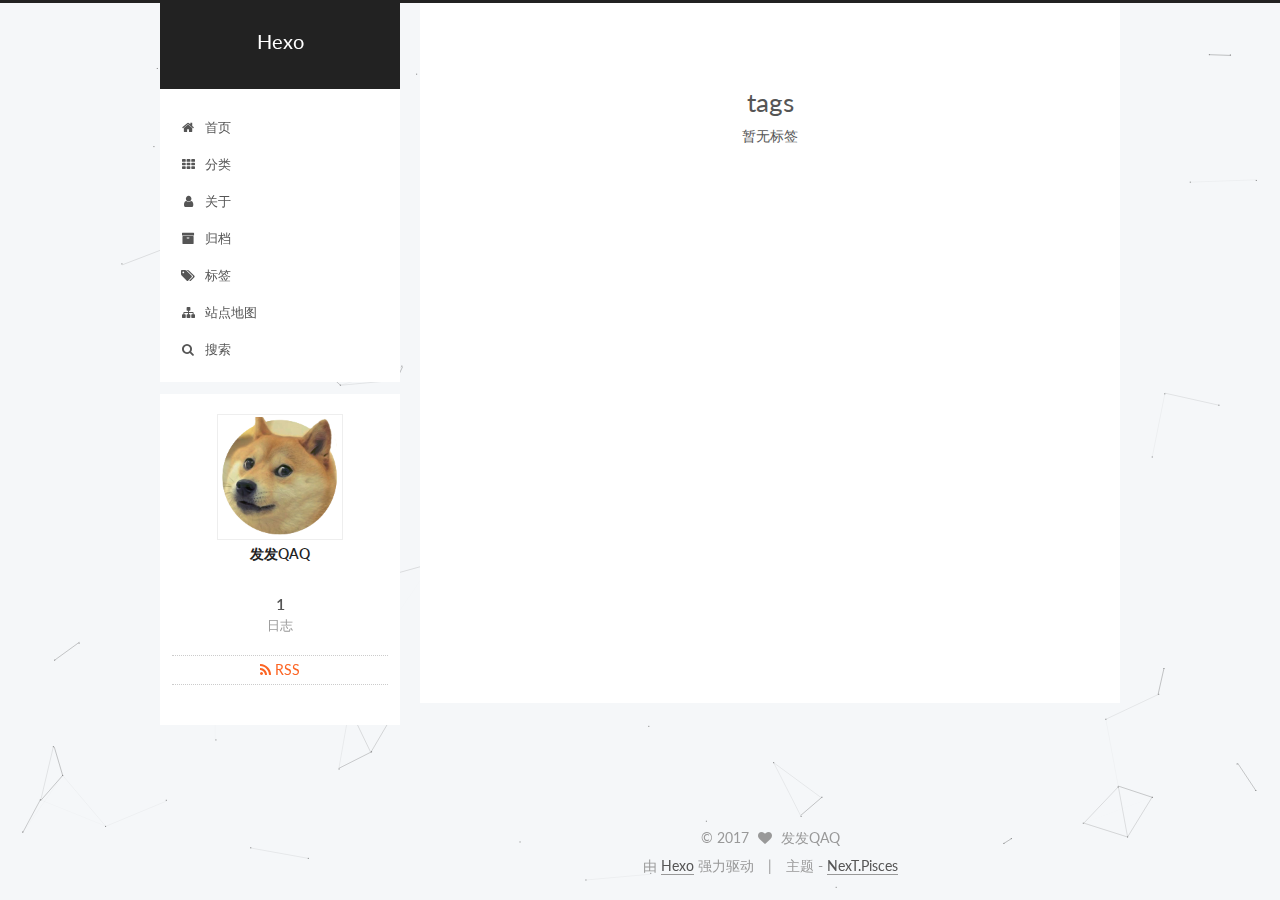
<file: tags/index.html>
<!doctype html>




<html class="theme-next pisces" lang="zh-Hans">
<head>
  <meta charset="UTF-8"/>
<meta http-equiv="X-UA-Compatible" content="IE=edge" />
<meta name="viewport" content="width=device-width, initial-scale=1, maximum-scale=1"/>






<meta http-equiv="Cache-Control" content="no-transform" />
<meta http-equiv="Cache-Control" content="no-siteapp" />















  
  
  <link href="/lib/fancybox/source/jquery.fancybox.css?v=2.1.5" rel="stylesheet" type="text/css" />




  
  
  
  

  
    
    
  

  

  

  

  

  
    
    
    <link href="//fonts.googleapis.com/css?family=Lato:300,300italic,400,400italic,700,700italic&subset=latin,latin-ext" rel="stylesheet" type="text/css">
  






<link href="/lib/font-awesome/css/font-awesome.min.css?v=4.6.2" rel="stylesheet" type="text/css" />

<link href="/css/main.css?v=5.1.1" rel="stylesheet" type="text/css" />


  <meta name="keywords" content="Hexo, NexT" />





  <link rel="alternate" href="/atom.xml" title="Hexo" type="application/atom+xml" />




  <link rel="shortcut icon" type="image/x-icon" href="/favicon.ico?v=5.1.1" />






<meta property="og:type" content="website">
<meta property="og:title" content="tags">
<meta property="og:url" content="http://yoursite.com/tags/index.html">
<meta property="og:site_name" content="Hexo">
<meta property="og:updated_time" content="2017-05-09T20:15:16.161Z">
<meta name="twitter:card" content="summary">
<meta name="twitter:title" content="tags">



<script type="text/javascript" id="hexo.configurations">
  var NexT = window.NexT || {};
  var CONFIG = {
    root: '/',
    scheme: 'Pisces',
    sidebar: {"position":"left","display":"post","offset":12,"offset_float":0,"b2t":false,"scrollpercent":false},
    fancybox: true,
    motion: false,
    duoshuo: {
      userId: '0',
      author: '博主'
    },
    algolia: {
      applicationID: '',
      apiKey: '',
      indexName: '',
      hits: {"per_page":10},
      labels: {"input_placeholder":"Search for Posts","hits_empty":"We didn't find any results for the search: ${query}","hits_stats":"${hits} results found in ${time} ms"}
    }
  };
</script>



  <link rel="canonical" href="http://yoursite.com/tags/"/>





  <title>tags | Hexo</title>
</head>

<body itemscope itemtype="http://schema.org/WebPage" lang="zh-Hans">

  














  
  
    
  

  <div class="container sidebar-position-left  ">
    <div class="headband"></div>

    <header id="header" class="header" itemscope itemtype="http://schema.org/WPHeader">
      <div class="header-inner"><div class="site-brand-wrapper">
  <div class="site-meta ">
    

    <div class="custom-logo-site-title">
      <a href="/"  class="brand" rel="start">
        <span class="logo-line-before"><i></i></span>
        <span class="site-title">Hexo</span>
        <span class="logo-line-after"><i></i></span>
      </a>
    </div>
      
        <p class="site-subtitle"></p>
      
  </div>

  <div class="site-nav-toggle">
    <button>
      <span class="btn-bar"></span>
      <span class="btn-bar"></span>
      <span class="btn-bar"></span>
    </button>
  </div>
</div>

<nav class="site-nav">
  

  
    <ul id="menu" class="menu">
      
        
        <li class="menu-item menu-item-home">
          <a href="/" rel="section">
            
              <i class="menu-item-icon fa fa-fw fa-home"></i> <br />
            
            首页
          </a>
        </li>
      
        
        <li class="menu-item menu-item-categories">
          <a href="/categories" rel="section">
            
              <i class="menu-item-icon fa fa-fw fa-th"></i> <br />
            
            分类
          </a>
        </li>
      
        
        <li class="menu-item menu-item-about">
          <a href="/about" rel="section">
            
              <i class="menu-item-icon fa fa-fw fa-user"></i> <br />
            
            关于
          </a>
        </li>
      
        
        <li class="menu-item menu-item-archives">
          <a href="/archives" rel="section">
            
              <i class="menu-item-icon fa fa-fw fa-archive"></i> <br />
            
            归档
          </a>
        </li>
      
        
        <li class="menu-item menu-item-tags">
          <a href="/tags" rel="section">
            
              <i class="menu-item-icon fa fa-fw fa-tags"></i> <br />
            
            标签
          </a>
        </li>
      
        
        <li class="menu-item menu-item-sitemap">
          <a href="/sitemap.xml" rel="section">
            
              <i class="menu-item-icon fa fa-fw fa-sitemap"></i> <br />
            
            站点地图
          </a>
        </li>
      

      
        <li class="menu-item menu-item-search">
          
            <a href="javascript:;" class="popup-trigger">
          
            
              <i class="menu-item-icon fa fa-search fa-fw"></i> <br />
            
            搜索
          </a>
        </li>
      
    </ul>
  

  
    <div class="site-search">
      
  <div class="popup search-popup local-search-popup">
  <div class="local-search-header clearfix">
    <span class="search-icon">
      <i class="fa fa-search"></i>
    </span>
    <span class="popup-btn-close">
      <i class="fa fa-times-circle"></i>
    </span>
    <div class="local-search-input-wrapper">
      <input autocomplete="off"
             placeholder="搜索..." spellcheck="false"
             type="text" id="local-search-input">
    </div>
  </div>
  <div id="local-search-result"></div>
</div>



    </div>
  
</nav>



 </div>
    </header>

    <main id="main" class="main">
      <div class="main-inner">
        <div class="content-wrap">
          <div id="content" class="content">
            

  <div id="posts" class="posts-expand">
  <header class="post-header">

	<h1 class="post-title" itemprop="name headline">tags</h1>



</header>

    
    
      <div class="tag-cloud">
        <div class="tag-cloud-title">
            暂无标签
        </div>
        <div class="tag-cloud-tags">
          
        </div>
      </div>
    
  </div>


          </div>
          


          

        </div>
        
          
  
  <div class="sidebar-toggle">
    <div class="sidebar-toggle-line-wrap">
      <span class="sidebar-toggle-line sidebar-toggle-line-first"></span>
      <span class="sidebar-toggle-line sidebar-toggle-line-middle"></span>
      <span class="sidebar-toggle-line sidebar-toggle-line-last"></span>
    </div>
  </div>

  <aside id="sidebar" class="sidebar">
    <div class="sidebar-inner">

      

      

      <section class="site-overview sidebar-panel sidebar-panel-active">
        <div class="site-author motion-element" itemprop="author" itemscope itemtype="http://schema.org/Person">
          <img class="site-author-image" itemprop="image"
               src="/images/avatar.png"
               alt="发发QAQ" />
          <p class="site-author-name" itemprop="name">发发QAQ</p>
           
              <p class="site-description motion-element" itemprop="description"></p>
          
        </div>
        <nav class="site-state motion-element">

          
            <div class="site-state-item site-state-posts">
              <a href="/archives">
                <span class="site-state-item-count">1</span>
                <span class="site-state-item-name">日志</span>
              </a>
            </div>
          

          

          

        </nav>

        
          <div class="feed-link motion-element">
            <a href="/atom.xml" rel="alternate">
              <i class="fa fa-rss"></i>
              RSS
            </a>
          </div>
        

        <div class="links-of-author motion-element">
          
        </div>

        
        

        
        

        


      </section>

      

      

    </div>
  </aside>


        
      </div>
    </main>

    <footer id="footer" class="footer">
      <div class="footer-inner">
        <div class="copyright" >
  
  &copy; 
  <span itemprop="copyrightYear">2017</span>
  <span class="with-love">
    <i class="fa fa-heart"></i>
  </span>
  <span class="author" itemprop="copyrightHolder">发发QAQ</span>
</div>


<div class="powered-by">
  由 <a class="theme-link" href="https://hexo.io">Hexo</a> 强力驱动
</div>

<div class="theme-info">
  主题 -
  <a class="theme-link" href="https://github.com/iissnan/hexo-theme-next">
    NexT.Pisces
  </a>
</div>


        

        
      </div>
    </footer>

    
      <div class="back-to-top">
        <i class="fa fa-arrow-up"></i>
        
      </div>
    

  </div>

  

<script type="text/javascript">
  if (Object.prototype.toString.call(window.Promise) !== '[object Function]') {
    window.Promise = null;
  }
</script>









  


  











  
  <script type="text/javascript" src="/lib/jquery/index.js?v=2.1.3"></script>

  
  <script type="text/javascript" src="/lib/fastclick/lib/fastclick.min.js?v=1.0.6"></script>

  
  <script type="text/javascript" src="/lib/jquery_lazyload/jquery.lazyload.js?v=1.9.7"></script>

  
  <script type="text/javascript" src="/lib/velocity/velocity.min.js?v=1.2.1"></script>

  
  <script type="text/javascript" src="/lib/velocity/velocity.ui.min.js?v=1.2.1"></script>

  
  <script type="text/javascript" src="/lib/fancybox/source/jquery.fancybox.pack.js?v=2.1.5"></script>

  
  <script type="text/javascript" src="/lib/canvas-nest/canvas-nest.min.js"></script>


  


  <script type="text/javascript" src="/js/src/utils.js?v=5.1.1"></script>

  <script type="text/javascript" src="/js/src/motion.js?v=5.1.1"></script>



  
  


  <script type="text/javascript" src="/js/src/affix.js?v=5.1.1"></script>

  <script type="text/javascript" src="/js/src/schemes/pisces.js?v=5.1.1"></script>



  

  


  <script type="text/javascript" src="/js/src/bootstrap.js?v=5.1.1"></script>



  


  




	





  





  





  






  

  <script type="text/javascript">
    // Popup Window;
    var isfetched = false;
    var isXml = true;
    // Search DB path;
    var search_path = "search.xml";
    if (search_path.length === 0) {
      search_path = "search.xml";
    } else if (search_path.endsWith("json")) {
      isXml = false;
    }
    var path = "/" + search_path;
    // monitor main search box;

    var onPopupClose = function (e) {
      $('.popup').hide();
      $('#local-search-input').val('');
      $('.search-result-list').remove();
      $('#no-result').remove();
      $(".local-search-pop-overlay").remove();
      $('body').css('overflow', '');
    }

    function proceedsearch() {
      $("body")
        .append('<div class="search-popup-overlay local-search-pop-overlay"></div>')
        .css('overflow', 'hidden');
      $('.search-popup-overlay').click(onPopupClose);
      $('.popup').toggle();
      var $localSearchInput = $('#local-search-input');
      $localSearchInput.attr("autocapitalize", "none");
      $localSearchInput.attr("autocorrect", "off");
      $localSearchInput.focus();
    }

    // search function;
    var searchFunc = function(path, search_id, content_id) {
      'use strict';

      // start loading animation
      $("body")
        .append('<div class="search-popup-overlay local-search-pop-overlay">' +
          '<div id="search-loading-icon">' +
          '<i class="fa fa-spinner fa-pulse fa-5x fa-fw"></i>' +
          '</div>' +
          '</div>')
        .css('overflow', 'hidden');
      $("#search-loading-icon").css('margin', '20% auto 0 auto').css('text-align', 'center');

      $.ajax({
        url: path,
        dataType: isXml ? "xml" : "json",
        async: true,
        success: function(res) {
          // get the contents from search data
          isfetched = true;
          $('.popup').detach().appendTo('.header-inner');
          var datas = isXml ? $("entry", res).map(function() {
            return {
              title: $("title", this).text(),
              content: $("content",this).text(),
              url: $("url" , this).text()
            };
          }).get() : res;
          var input = document.getElementById(search_id);
          var resultContent = document.getElementById(content_id);
          var inputEventFunction = function() {
            var searchText = input.value.trim().toLowerCase();
            var keywords = searchText.split(/[\s\-]+/);
            if (keywords.length > 1) {
              keywords.push(searchText);
            }
            var resultItems = [];
            if (searchText.length > 0) {
              // perform local searching
              datas.forEach(function(data) {
                var isMatch = false;
                var hitCount = 0;
                var searchTextCount = 0;
                var title = data.title.trim();
                var titleInLowerCase = title.toLowerCase();
                var content = data.content.trim().replace(/<[^>]+>/g,"");
                var contentInLowerCase = content.toLowerCase();
                var articleUrl = decodeURIComponent(data.url);
                var indexOfTitle = [];
                var indexOfContent = [];
                // only match articles with not empty titles
                if(title != '') {
                  keywords.forEach(function(keyword) {
                    function getIndexByWord(word, text, caseSensitive) {
                      var wordLen = word.length;
                      if (wordLen === 0) {
                        return [];
                      }
                      var startPosition = 0, position = [], index = [];
                      if (!caseSensitive) {
                        text = text.toLowerCase();
                        word = word.toLowerCase();
                      }
                      while ((position = text.indexOf(word, startPosition)) > -1) {
                        index.push({position: position, word: word});
                        startPosition = position + wordLen;
                      }
                      return index;
                    }

                    indexOfTitle = indexOfTitle.concat(getIndexByWord(keyword, titleInLowerCase, false));
                    indexOfContent = indexOfContent.concat(getIndexByWord(keyword, contentInLowerCase, false));
                  });
                  if (indexOfTitle.length > 0 || indexOfContent.length > 0) {
                    isMatch = true;
                    hitCount = indexOfTitle.length + indexOfContent.length;
                  }
                }

                // show search results

                if (isMatch) {
                  // sort index by position of keyword

                  [indexOfTitle, indexOfContent].forEach(function (index) {
                    index.sort(function (itemLeft, itemRight) {
                      if (itemRight.position !== itemLeft.position) {
                        return itemRight.position - itemLeft.position;
                      } else {
                        return itemLeft.word.length - itemRight.word.length;
                      }
                    });
                  });

                  // merge hits into slices

                  function mergeIntoSlice(text, start, end, index) {
                    var item = index[index.length - 1];
                    var position = item.position;
                    var word = item.word;
                    var hits = [];
                    var searchTextCountInSlice = 0;
                    while (position + word.length <= end && index.length != 0) {
                      if (word === searchText) {
                        searchTextCountInSlice++;
                      }
                      hits.push({position: position, length: word.length});
                      var wordEnd = position + word.length;

                      // move to next position of hit

                      index.pop();
                      while (index.length != 0) {
                        item = index[index.length - 1];
                        position = item.position;
                        word = item.word;
                        if (wordEnd > position) {
                          index.pop();
                        } else {
                          break;
                        }
                      }
                    }
                    searchTextCount += searchTextCountInSlice;
                    return {
                      hits: hits,
                      start: start,
                      end: end,
                      searchTextCount: searchTextCountInSlice
                    };
                  }

                  var slicesOfTitle = [];
                  if (indexOfTitle.length != 0) {
                    slicesOfTitle.push(mergeIntoSlice(title, 0, title.length, indexOfTitle));
                  }

                  var slicesOfContent = [];
                  while (indexOfContent.length != 0) {
                    var item = indexOfContent[indexOfContent.length - 1];
                    var position = item.position;
                    var word = item.word;
                    // cut out 100 characters
                    var start = position - 20;
                    var end = position + 80;
                    if(start < 0){
                      start = 0;
                    }
                    if (end < position + word.length) {
                      end = position + word.length;
                    }
                    if(end > content.length){
                      end = content.length;
                    }
                    slicesOfContent.push(mergeIntoSlice(content, start, end, indexOfContent));
                  }

                  // sort slices in content by search text's count and hits' count

                  slicesOfContent.sort(function (sliceLeft, sliceRight) {
                    if (sliceLeft.searchTextCount !== sliceRight.searchTextCount) {
                      return sliceRight.searchTextCount - sliceLeft.searchTextCount;
                    } else if (sliceLeft.hits.length !== sliceRight.hits.length) {
                      return sliceRight.hits.length - sliceLeft.hits.length;
                    } else {
                      return sliceLeft.start - sliceRight.start;
                    }
                  });

                  // select top N slices in content

                  var upperBound = parseInt('1');
                  if (upperBound >= 0) {
                    slicesOfContent = slicesOfContent.slice(0, upperBound);
                  }

                  // highlight title and content

                  function highlightKeyword(text, slice) {
                    var result = '';
                    var prevEnd = slice.start;
                    slice.hits.forEach(function (hit) {
                      result += text.substring(prevEnd, hit.position);
                      var end = hit.position + hit.length;
                      result += '<b class="search-keyword">' + text.substring(hit.position, end) + '</b>';
                      prevEnd = end;
                    });
                    result += text.substring(prevEnd, slice.end);
                    return result;
                  }

                  var resultItem = '';

                  if (slicesOfTitle.length != 0) {
                    resultItem += "<li><a href='" + articleUrl + "' class='search-result-title'>" + highlightKeyword(title, slicesOfTitle[0]) + "</a>";
                  } else {
                    resultItem += "<li><a href='" + articleUrl + "' class='search-result-title'>" + title + "</a>";
                  }

                  slicesOfContent.forEach(function (slice) {
                    resultItem += "<a href='" + articleUrl + "'>" +
                      "<p class=\"search-result\">" + highlightKeyword(content, slice) +
                      "...</p>" + "</a>";
                  });

                  resultItem += "</li>";
                  resultItems.push({
                    item: resultItem,
                    searchTextCount: searchTextCount,
                    hitCount: hitCount,
                    id: resultItems.length
                  });
                }
              })
            };
            if (keywords.length === 1 && keywords[0] === "") {
              resultContent.innerHTML = '<div id="no-result"><i class="fa fa-search fa-5x" /></div>'
            } else if (resultItems.length === 0) {
              resultContent.innerHTML = '<div id="no-result"><i class="fa fa-frown-o fa-5x" /></div>'
            } else {
              resultItems.sort(function (resultLeft, resultRight) {
                if (resultLeft.searchTextCount !== resultRight.searchTextCount) {
                  return resultRight.searchTextCount - resultLeft.searchTextCount;
                } else if (resultLeft.hitCount !== resultRight.hitCount) {
                  return resultRight.hitCount - resultLeft.hitCount;
                } else {
                  return resultRight.id - resultLeft.id;
                }
              });
              var searchResultList = '<ul class=\"search-result-list\">';
              resultItems.forEach(function (result) {
                searchResultList += result.item;
              })
              searchResultList += "</ul>";
              resultContent.innerHTML = searchResultList;
            }
          }

          if ('auto' === 'auto') {
            input.addEventListener('input', inputEventFunction);
          } else {
            $('.search-icon').click(inputEventFunction);
            input.addEventListener('keypress', function (event) {
              if (event.keyCode === 13) {
                inputEventFunction();
              }
            });
          }

          // remove loading animation
          $(".local-search-pop-overlay").remove();
          $('body').css('overflow', '');

          proceedsearch();
        }
      });
    }

    // handle and trigger popup window;
    $('.popup-trigger').click(function(e) {
      e.stopPropagation();
      if (isfetched === false) {
        searchFunc(path, 'local-search-input', 'local-search-result');
      } else {
        proceedsearch();
      };
    });

    $('.popup-btn-close').click(onPopupClose);
    $('.popup').click(function(e){
      e.stopPropagation();
    });
    $(document).on('keyup', function (event) {
      var shouldDismissSearchPopup = event.which === 27 &&
        $('.search-popup').is(':visible');
      if (shouldDismissSearchPopup) {
        onPopupClose();
      }
    });
  </script>





  

  

  

  

  

</body>
</html>
</file>
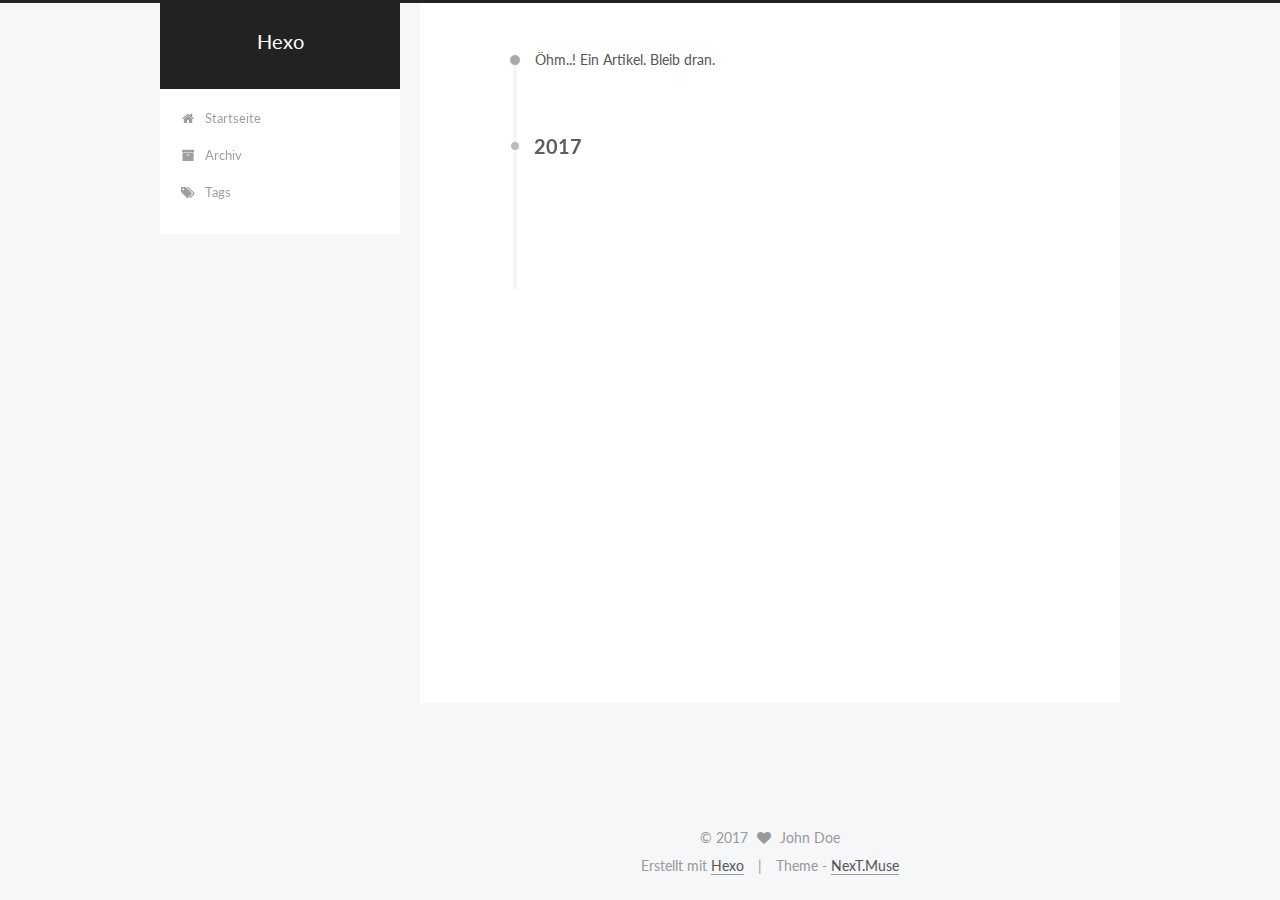
<file: archives/2017/index.html>
<!doctype html>



  


<html class="theme-next muse use-motion" lang="">
<head>
  <meta charset="UTF-8"/>
<meta http-equiv="X-UA-Compatible" content="IE=edge" />
<meta name="viewport" content="width=device-width, initial-scale=1, maximum-scale=1"/>






<meta http-equiv="Cache-Control" content="no-transform" />
<meta http-equiv="Cache-Control" content="no-siteapp" />















  
  
  <link href="/lib/fancybox/source/jquery.fancybox.css?v=2.1.5" rel="stylesheet" type="text/css" />




  
  
  
  

  
    
    
  

  

  

  

  

  
    
    
    <link href="//fonts.googleapis.com/css?family=Lato:300,300italic,400,400italic,700,700italic&subset=latin,latin-ext" rel="stylesheet" type="text/css">
  






<link href="/lib/font-awesome/css/font-awesome.min.css?v=4.6.2" rel="stylesheet" type="text/css" />

<link href="/css/main.css?v=5.1.1" rel="stylesheet" type="text/css" />


  <meta name="keywords" content="Hexo, NexT" />





  <link rel="alternate" href="/atom.xml" title="Hexo" type="application/atom+xml" />




  <link rel="shortcut icon" type="image/x-icon" href="/favicon.ico?v=5.1.1" />






<meta property="og:type" content="website">
<meta property="og:title" content="Hexo">
<meta property="og:url" content="http://yoursite.com/archives/2017/index.html">
<meta property="og:site_name" content="Hexo">
<meta name="twitter:card" content="summary">
<meta name="twitter:title" content="Hexo">



<script type="text/javascript" id="hexo.configurations">
  var NexT = window.NexT || {};
  var CONFIG = {
    root: '/',
    scheme: 'Muse',
    sidebar: {"position":"left","display":"post","offset":12,"offset_float":0,"b2t":false,"scrollpercent":false},
    fancybox: true,
    motion: true,
    duoshuo: {
      userId: '0',
      author: 'Author'
    },
    algolia: {
      applicationID: '',
      apiKey: '',
      indexName: '',
      hits: {"per_page":10},
      labels: {"input_placeholder":"Search for Posts","hits_empty":"We didn't find any results for the search: ${query}","hits_stats":"${hits} results found in ${time} ms"}
    }
  };
</script>



  <link rel="canonical" href="http://yoursite.com/archives/2017/"/>





  <title>Archiv | Hexo</title>
</head>

<body itemscope itemtype="http://schema.org/WebPage" lang="">

  














  
  
    
  

  <div class="container sidebar-position-left  page-archive  ">
    <div class="headband"></div>

    <header id="header" class="header" itemscope itemtype="http://schema.org/WPHeader">
      <div class="header-inner"><div class="site-brand-wrapper">
  <div class="site-meta ">
    

    <div class="custom-logo-site-title">
      <a href="/"  class="brand" rel="start">
        <span class="logo-line-before"><i></i></span>
        <span class="site-title">Hexo</span>
        <span class="logo-line-after"><i></i></span>
      </a>
    </div>
      
        <p class="site-subtitle"></p>
      
  </div>

  <div class="site-nav-toggle">
    <button>
      <span class="btn-bar"></span>
      <span class="btn-bar"></span>
      <span class="btn-bar"></span>
    </button>
  </div>
</div>

<nav class="site-nav">
  

  
    <ul id="menu" class="menu">
      
        
        <li class="menu-item menu-item-home">
          <a href="/" rel="section">
            
              <i class="menu-item-icon fa fa-fw fa-home"></i> <br />
            
            Startseite
          </a>
        </li>
      
        
        <li class="menu-item menu-item-archives">
          <a href="/archives" rel="section">
            
              <i class="menu-item-icon fa fa-fw fa-archive"></i> <br />
            
            Archiv
          </a>
        </li>
      
        
        <li class="menu-item menu-item-tags">
          <a href="/tags" rel="section">
            
              <i class="menu-item-icon fa fa-fw fa-tags"></i> <br />
            
            Tags
          </a>
        </li>
      

      
    </ul>
  

  
</nav>



 </div>
    </header>

    <main id="main" class="main">
      <div class="main-inner">
        <div class="content-wrap">
          <div id="content" class="content">
            

  <section id="posts" class="posts-collapse">
    <span class="archive-move-on"></span>

    <span class="archive-page-counter">
      
      
      
        
      
      Öhm..! Ein Artikel. Bleib dran.
    </span>

    

      
      
      

      
        
        <div class="collection-title">
          <h2 class="archive-year motion-element" id="archive-year-2017">2017</h2>
        </div>
      
      

      

  <article class="post post-type-normal" itemscope itemtype="http://schema.org/Article">
    <header class="post-header">

      <h2 class="post-title">
        
            <a class="post-title-link" href="/2017/05/09/hello-world/" itemprop="url">
              
                <span itemprop="name">Hello World</span>
              
            </a>
        
      </h2>

      <div class="post-meta">
        <time class="post-time" itemprop="dateCreated"
              datetime="2017-05-09T00:07:45+08:00"
              content="2017-05-09" >
          05-09
        </time>
      </div>

    </header>
  </article>



    

  </section>

  



          </div>
          


          

        </div>
        
          
  
  <div class="sidebar-toggle">
    <div class="sidebar-toggle-line-wrap">
      <span class="sidebar-toggle-line sidebar-toggle-line-first"></span>
      <span class="sidebar-toggle-line sidebar-toggle-line-middle"></span>
      <span class="sidebar-toggle-line sidebar-toggle-line-last"></span>
    </div>
  </div>

  <aside id="sidebar" class="sidebar">
    <div class="sidebar-inner">

      

      

      <section class="site-overview sidebar-panel sidebar-panel-active">
        <div class="site-author motion-element" itemprop="author" itemscope itemtype="http://schema.org/Person">
          <img class="site-author-image" itemprop="image"
               src="/images/avatar.gif"
               alt="John Doe" />
          <p class="site-author-name" itemprop="name">John Doe</p>
           
              <p class="site-description motion-element" itemprop="description"></p>
          
        </div>
        <nav class="site-state motion-element">

          
            <div class="site-state-item site-state-posts">
              <a href="/archives">
                <span class="site-state-item-count">1</span>
                <span class="site-state-item-name">Artikel</span>
              </a>
            </div>
          

          

          

        </nav>

        
          <div class="feed-link motion-element">
            <a href="/atom.xml" rel="alternate">
              <i class="fa fa-rss"></i>
              RSS
            </a>
          </div>
        

        <div class="links-of-author motion-element">
          
        </div>

        
        

        
        

        


      </section>

      

      

    </div>
  </aside>


        
      </div>
    </main>

    <footer id="footer" class="footer">
      <div class="footer-inner">
        <div class="copyright" >
  
  &copy; 
  <span itemprop="copyrightYear">2017</span>
  <span class="with-love">
    <i class="fa fa-heart"></i>
  </span>
  <span class="author" itemprop="copyrightHolder">John Doe</span>
</div>


<div class="powered-by">
  Erstellt mit  <a class="theme-link" href="https://hexo.io">Hexo</a>
</div>

<div class="theme-info">
  Theme -
  <a class="theme-link" href="https://github.com/iissnan/hexo-theme-next">
    NexT.Muse
  </a>
</div>


        

        
      </div>
    </footer>

    
      <div class="back-to-top">
        <i class="fa fa-arrow-up"></i>
        
      </div>
    

  </div>

  

<script type="text/javascript">
  if (Object.prototype.toString.call(window.Promise) !== '[object Function]') {
    window.Promise = null;
  }
</script>









  












  
  <script type="text/javascript" src="/lib/jquery/index.js?v=2.1.3"></script>

  
  <script type="text/javascript" src="/lib/fastclick/lib/fastclick.min.js?v=1.0.6"></script>

  
  <script type="text/javascript" src="/lib/jquery_lazyload/jquery.lazyload.js?v=1.9.7"></script>

  
  <script type="text/javascript" src="/lib/velocity/velocity.min.js?v=1.2.1"></script>

  
  <script type="text/javascript" src="/lib/velocity/velocity.ui.min.js?v=1.2.1"></script>

  
  <script type="text/javascript" src="/lib/fancybox/source/jquery.fancybox.pack.js?v=2.1.5"></script>


  


  <script type="text/javascript" src="/js/src/utils.js?v=5.1.1"></script>

  <script type="text/javascript" src="/js/src/motion.js?v=5.1.1"></script>



  
  

  
  
    <script type="text/javascript" id="motion.page.archive">
      $('.archive-year').velocity('transition.slideLeftIn');
    </script>
  


  


  <script type="text/javascript" src="/js/src/bootstrap.js?v=5.1.1"></script>



  


  




	





  





  





  






  





  

  

  

  

  

</body>
</html>
</file>
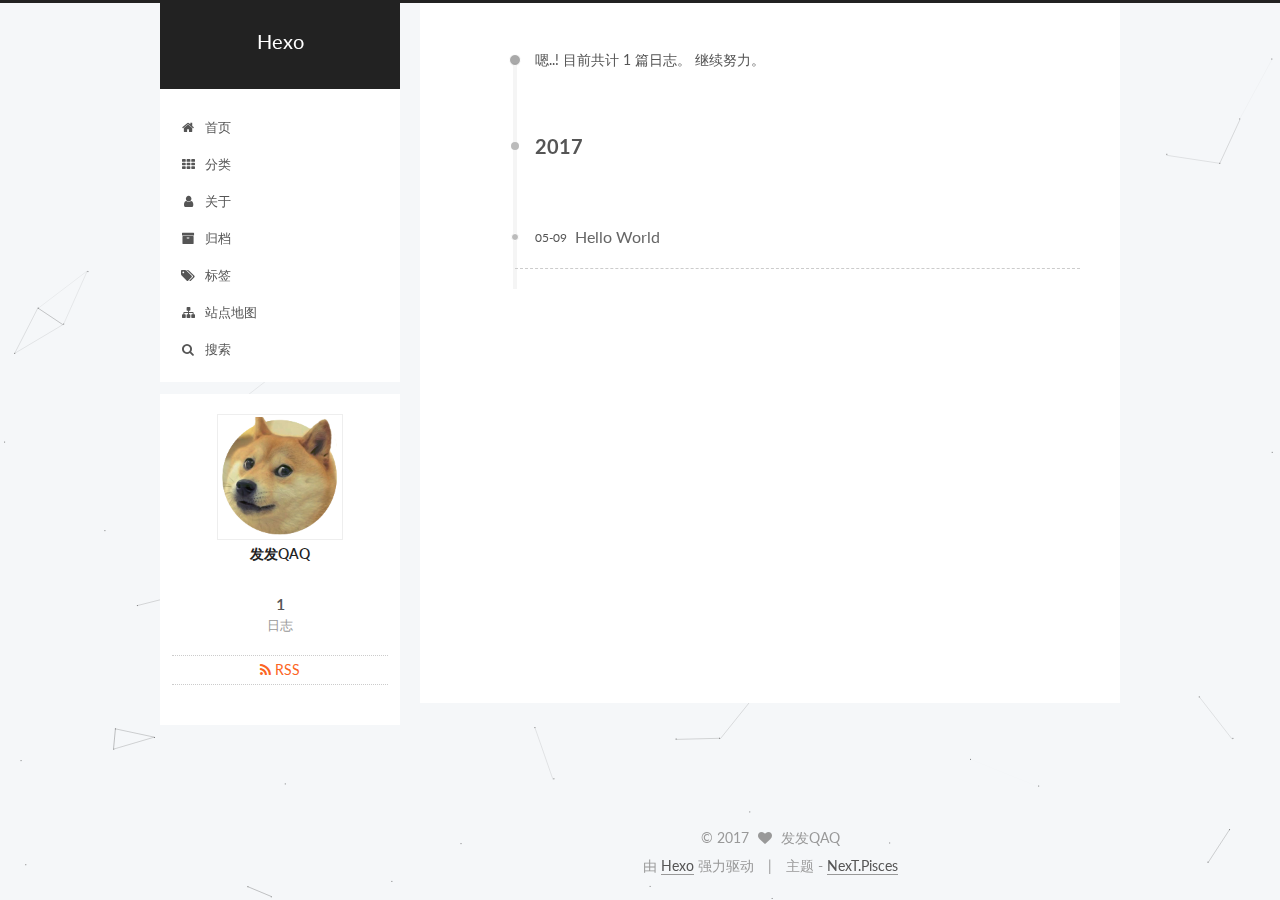
<file: archives/2017/05/index.html>
<!doctype html>




<html class="theme-next pisces" lang="zh-Hans">
<head>
  <meta charset="UTF-8"/>
<meta http-equiv="X-UA-Compatible" content="IE=edge" />
<meta name="viewport" content="width=device-width, initial-scale=1, maximum-scale=1"/>






<meta http-equiv="Cache-Control" content="no-transform" />
<meta http-equiv="Cache-Control" content="no-siteapp" />















  
  
  <link href="/lib/fancybox/source/jquery.fancybox.css?v=2.1.5" rel="stylesheet" type="text/css" />




  
  
  
  

  
    
    
  

  

  

  

  

  
    
    
    <link href="//fonts.googleapis.com/css?family=Lato:300,300italic,400,400italic,700,700italic&subset=latin,latin-ext" rel="stylesheet" type="text/css">
  






<link href="/lib/font-awesome/css/font-awesome.min.css?v=4.6.2" rel="stylesheet" type="text/css" />

<link href="/css/main.css?v=5.1.1" rel="stylesheet" type="text/css" />


  <meta name="keywords" content="Hexo, NexT" />





  <link rel="alternate" href="/atom.xml" title="Hexo" type="application/atom+xml" />




  <link rel="shortcut icon" type="image/x-icon" href="/favicon.ico?v=5.1.1" />






<meta property="og:type" content="website">
<meta property="og:title" content="Hexo">
<meta property="og:url" content="http://yoursite.com/archives/2017/05/index.html">
<meta property="og:site_name" content="Hexo">
<meta name="twitter:card" content="summary">
<meta name="twitter:title" content="Hexo">



<script type="text/javascript" id="hexo.configurations">
  var NexT = window.NexT || {};
  var CONFIG = {
    root: '/',
    scheme: 'Pisces',
    sidebar: {"position":"left","display":"post","offset":12,"offset_float":0,"b2t":false,"scrollpercent":false},
    fancybox: true,
    motion: false,
    duoshuo: {
      userId: '0',
      author: '博主'
    },
    algolia: {
      applicationID: '',
      apiKey: '',
      indexName: '',
      hits: {"per_page":10},
      labels: {"input_placeholder":"Search for Posts","hits_empty":"We didn't find any results for the search: ${query}","hits_stats":"${hits} results found in ${time} ms"}
    }
  };
</script>



  <link rel="canonical" href="http://yoursite.com/archives/2017/05/"/>





  <title>归档 | Hexo</title>
</head>

<body itemscope itemtype="http://schema.org/WebPage" lang="zh-Hans">

  














  
  
    
  

  <div class="container sidebar-position-left  page-archive  ">
    <div class="headband"></div>

    <header id="header" class="header" itemscope itemtype="http://schema.org/WPHeader">
      <div class="header-inner"><div class="site-brand-wrapper">
  <div class="site-meta ">
    

    <div class="custom-logo-site-title">
      <a href="/"  class="brand" rel="start">
        <span class="logo-line-before"><i></i></span>
        <span class="site-title">Hexo</span>
        <span class="logo-line-after"><i></i></span>
      </a>
    </div>
      
        <p class="site-subtitle"></p>
      
  </div>

  <div class="site-nav-toggle">
    <button>
      <span class="btn-bar"></span>
      <span class="btn-bar"></span>
      <span class="btn-bar"></span>
    </button>
  </div>
</div>

<nav class="site-nav">
  

  
    <ul id="menu" class="menu">
      
        
        <li class="menu-item menu-item-home">
          <a href="/" rel="section">
            
              <i class="menu-item-icon fa fa-fw fa-home"></i> <br />
            
            首页
          </a>
        </li>
      
        
        <li class="menu-item menu-item-categories">
          <a href="/categories" rel="section">
            
              <i class="menu-item-icon fa fa-fw fa-th"></i> <br />
            
            分类
          </a>
        </li>
      
        
        <li class="menu-item menu-item-about">
          <a href="/about" rel="section">
            
              <i class="menu-item-icon fa fa-fw fa-user"></i> <br />
            
            关于
          </a>
        </li>
      
        
        <li class="menu-item menu-item-archives">
          <a href="/archives" rel="section">
            
              <i class="menu-item-icon fa fa-fw fa-archive"></i> <br />
            
            归档
          </a>
        </li>
      
        
        <li class="menu-item menu-item-tags">
          <a href="/tags" rel="section">
            
              <i class="menu-item-icon fa fa-fw fa-tags"></i> <br />
            
            标签
          </a>
        </li>
      
        
        <li class="menu-item menu-item-sitemap">
          <a href="/sitemap.xml" rel="section">
            
              <i class="menu-item-icon fa fa-fw fa-sitemap"></i> <br />
            
            站点地图
          </a>
        </li>
      

      
        <li class="menu-item menu-item-search">
          
            <a href="javascript:;" class="popup-trigger">
          
            
              <i class="menu-item-icon fa fa-search fa-fw"></i> <br />
            
            搜索
          </a>
        </li>
      
    </ul>
  

  
    <div class="site-search">
      
  <div class="popup search-popup local-search-popup">
  <div class="local-search-header clearfix">
    <span class="search-icon">
      <i class="fa fa-search"></i>
    </span>
    <span class="popup-btn-close">
      <i class="fa fa-times-circle"></i>
    </span>
    <div class="local-search-input-wrapper">
      <input autocomplete="off"
             placeholder="搜索..." spellcheck="false"
             type="text" id="local-search-input">
    </div>
  </div>
  <div id="local-search-result"></div>
</div>



    </div>
  
</nav>



 </div>
    </header>

    <main id="main" class="main">
      <div class="main-inner">
        <div class="content-wrap">
          <div id="content" class="content">
            

  <section id="posts" class="posts-collapse">
    <span class="archive-move-on"></span>

    <span class="archive-page-counter">
      
      
      
        
      
      嗯..! 目前共计 1 篇日志。 继续努力。
    </span>

    

      
      
      

      
        
        <div class="collection-title">
          <h2 class="archive-year motion-element" id="archive-year-2017">2017</h2>
        </div>
      
      

      

  <article class="post post-type-normal" itemscope itemtype="http://schema.org/Article">
    <header class="post-header">

      <h2 class="post-title">
        
            <a class="post-title-link" href="/2017/05/09/hello-world/" itemprop="url">
              
                <span itemprop="name">Hello World</span>
              
            </a>
        
      </h2>

      <div class="post-meta">
        <time class="post-time" itemprop="dateCreated"
              datetime="2017-05-09T00:07:45+08:00"
              content="2017-05-09" >
          05-09
        </time>
      </div>

    </header>
  </article>



    

  </section>

  



          </div>
          


          

        </div>
        
          
  
  <div class="sidebar-toggle">
    <div class="sidebar-toggle-line-wrap">
      <span class="sidebar-toggle-line sidebar-toggle-line-first"></span>
      <span class="sidebar-toggle-line sidebar-toggle-line-middle"></span>
      <span class="sidebar-toggle-line sidebar-toggle-line-last"></span>
    </div>
  </div>

  <aside id="sidebar" class="sidebar">
    <div class="sidebar-inner">

      

      

      <section class="site-overview sidebar-panel sidebar-panel-active">
        <div class="site-author motion-element" itemprop="author" itemscope itemtype="http://schema.org/Person">
          <img class="site-author-image" itemprop="image"
               src="/images/avatar.png"
               alt="发发QAQ" />
          <p class="site-author-name" itemprop="name">发发QAQ</p>
           
              <p class="site-description motion-element" itemprop="description"></p>
          
        </div>
        <nav class="site-state motion-element">

          
            <div class="site-state-item site-state-posts">
              <a href="/archives">
                <span class="site-state-item-count">1</span>
                <span class="site-state-item-name">日志</span>
              </a>
            </div>
          

          

          

        </nav>

        
          <div class="feed-link motion-element">
            <a href="/atom.xml" rel="alternate">
              <i class="fa fa-rss"></i>
              RSS
            </a>
          </div>
        

        <div class="links-of-author motion-element">
          
        </div>

        
        

        
        

        


      </section>

      

      

    </div>
  </aside>


        
      </div>
    </main>

    <footer id="footer" class="footer">
      <div class="footer-inner">
        <div class="copyright" >
  
  &copy; 
  <span itemprop="copyrightYear">2017</span>
  <span class="with-love">
    <i class="fa fa-heart"></i>
  </span>
  <span class="author" itemprop="copyrightHolder">发发QAQ</span>
</div>


<div class="powered-by">
  由 <a class="theme-link" href="https://hexo.io">Hexo</a> 强力驱动
</div>

<div class="theme-info">
  主题 -
  <a class="theme-link" href="https://github.com/iissnan/hexo-theme-next">
    NexT.Pisces
  </a>
</div>


        

        
      </div>
    </footer>

    
      <div class="back-to-top">
        <i class="fa fa-arrow-up"></i>
        
      </div>
    

  </div>

  

<script type="text/javascript">
  if (Object.prototype.toString.call(window.Promise) !== '[object Function]') {
    window.Promise = null;
  }
</script>









  


  











  
  <script type="text/javascript" src="/lib/jquery/index.js?v=2.1.3"></script>

  
  <script type="text/javascript" src="/lib/fastclick/lib/fastclick.min.js?v=1.0.6"></script>

  
  <script type="text/javascript" src="/lib/jquery_lazyload/jquery.lazyload.js?v=1.9.7"></script>

  
  <script type="text/javascript" src="/lib/velocity/velocity.min.js?v=1.2.1"></script>

  
  <script type="text/javascript" src="/lib/velocity/velocity.ui.min.js?v=1.2.1"></script>

  
  <script type="text/javascript" src="/lib/fancybox/source/jquery.fancybox.pack.js?v=2.1.5"></script>

  
  <script type="text/javascript" src="/lib/canvas-nest/canvas-nest.min.js"></script>


  


  <script type="text/javascript" src="/js/src/utils.js?v=5.1.1"></script>

  <script type="text/javascript" src="/js/src/motion.js?v=5.1.1"></script>



  
  


  <script type="text/javascript" src="/js/src/affix.js?v=5.1.1"></script>

  <script type="text/javascript" src="/js/src/schemes/pisces.js?v=5.1.1"></script>



  
  


  


  <script type="text/javascript" src="/js/src/bootstrap.js?v=5.1.1"></script>



  


  




	





  





  





  






  

  <script type="text/javascript">
    // Popup Window;
    var isfetched = false;
    var isXml = true;
    // Search DB path;
    var search_path = "search.xml";
    if (search_path.length === 0) {
      search_path = "search.xml";
    } else if (search_path.endsWith("json")) {
      isXml = false;
    }
    var path = "/" + search_path;
    // monitor main search box;

    var onPopupClose = function (e) {
      $('.popup').hide();
      $('#local-search-input').val('');
      $('.search-result-list').remove();
      $('#no-result').remove();
      $(".local-search-pop-overlay").remove();
      $('body').css('overflow', '');
    }

    function proceedsearch() {
      $("body")
        .append('<div class="search-popup-overlay local-search-pop-overlay"></div>')
        .css('overflow', 'hidden');
      $('.search-popup-overlay').click(onPopupClose);
      $('.popup').toggle();
      var $localSearchInput = $('#local-search-input');
      $localSearchInput.attr("autocapitalize", "none");
      $localSearchInput.attr("autocorrect", "off");
      $localSearchInput.focus();
    }

    // search function;
    var searchFunc = function(path, search_id, content_id) {
      'use strict';

      // start loading animation
      $("body")
        .append('<div class="search-popup-overlay local-search-pop-overlay">' +
          '<div id="search-loading-icon">' +
          '<i class="fa fa-spinner fa-pulse fa-5x fa-fw"></i>' +
          '</div>' +
          '</div>')
        .css('overflow', 'hidden');
      $("#search-loading-icon").css('margin', '20% auto 0 auto').css('text-align', 'center');

      $.ajax({
        url: path,
        dataType: isXml ? "xml" : "json",
        async: true,
        success: function(res) {
          // get the contents from search data
          isfetched = true;
          $('.popup').detach().appendTo('.header-inner');
          var datas = isXml ? $("entry", res).map(function() {
            return {
              title: $("title", this).text(),
              content: $("content",this).text(),
              url: $("url" , this).text()
            };
          }).get() : res;
          var input = document.getElementById(search_id);
          var resultContent = document.getElementById(content_id);
          var inputEventFunction = function() {
            var searchText = input.value.trim().toLowerCase();
            var keywords = searchText.split(/[\s\-]+/);
            if (keywords.length > 1) {
              keywords.push(searchText);
            }
            var resultItems = [];
            if (searchText.length > 0) {
              // perform local searching
              datas.forEach(function(data) {
                var isMatch = false;
                var hitCount = 0;
                var searchTextCount = 0;
                var title = data.title.trim();
                var titleInLowerCase = title.toLowerCase();
                var content = data.content.trim().replace(/<[^>]+>/g,"");
                var contentInLowerCase = content.toLowerCase();
                var articleUrl = decodeURIComponent(data.url);
                var indexOfTitle = [];
                var indexOfContent = [];
                // only match articles with not empty titles
                if(title != '') {
                  keywords.forEach(function(keyword) {
                    function getIndexByWord(word, text, caseSensitive) {
                      var wordLen = word.length;
                      if (wordLen === 0) {
                        return [];
                      }
                      var startPosition = 0, position = [], index = [];
                      if (!caseSensitive) {
                        text = text.toLowerCase();
                        word = word.toLowerCase();
                      }
                      while ((position = text.indexOf(word, startPosition)) > -1) {
                        index.push({position: position, word: word});
                        startPosition = position + wordLen;
                      }
                      return index;
                    }

                    indexOfTitle = indexOfTitle.concat(getIndexByWord(keyword, titleInLowerCase, false));
                    indexOfContent = indexOfContent.concat(getIndexByWord(keyword, contentInLowerCase, false));
                  });
                  if (indexOfTitle.length > 0 || indexOfContent.length > 0) {
                    isMatch = true;
                    hitCount = indexOfTitle.length + indexOfContent.length;
                  }
                }

                // show search results

                if (isMatch) {
                  // sort index by position of keyword

                  [indexOfTitle, indexOfContent].forEach(function (index) {
                    index.sort(function (itemLeft, itemRight) {
                      if (itemRight.position !== itemLeft.position) {
                        return itemRight.position - itemLeft.position;
                      } else {
                        return itemLeft.word.length - itemRight.word.length;
                      }
                    });
                  });

                  // merge hits into slices

                  function mergeIntoSlice(text, start, end, index) {
                    var item = index[index.length - 1];
                    var position = item.position;
                    var word = item.word;
                    var hits = [];
                    var searchTextCountInSlice = 0;
                    while (position + word.length <= end && index.length != 0) {
                      if (word === searchText) {
                        searchTextCountInSlice++;
                      }
                      hits.push({position: position, length: word.length});
                      var wordEnd = position + word.length;

                      // move to next position of hit

                      index.pop();
                      while (index.length != 0) {
                        item = index[index.length - 1];
                        position = item.position;
                        word = item.word;
                        if (wordEnd > position) {
                          index.pop();
                        } else {
                          break;
                        }
                      }
                    }
                    searchTextCount += searchTextCountInSlice;
                    return {
                      hits: hits,
                      start: start,
                      end: end,
                      searchTextCount: searchTextCountInSlice
                    };
                  }

                  var slicesOfTitle = [];
                  if (indexOfTitle.length != 0) {
                    slicesOfTitle.push(mergeIntoSlice(title, 0, title.length, indexOfTitle));
                  }

                  var slicesOfContent = [];
                  while (indexOfContent.length != 0) {
                    var item = indexOfContent[indexOfContent.length - 1];
                    var position = item.position;
                    var word = item.word;
                    // cut out 100 characters
                    var start = position - 20;
                    var end = position + 80;
                    if(start < 0){
                      start = 0;
                    }
                    if (end < position + word.length) {
                      end = position + word.length;
                    }
                    if(end > content.length){
                      end = content.length;
                    }
                    slicesOfContent.push(mergeIntoSlice(content, start, end, indexOfContent));
                  }

                  // sort slices in content by search text's count and hits' count

                  slicesOfContent.sort(function (sliceLeft, sliceRight) {
                    if (sliceLeft.searchTextCount !== sliceRight.searchTextCount) {
                      return sliceRight.searchTextCount - sliceLeft.searchTextCount;
                    } else if (sliceLeft.hits.length !== sliceRight.hits.length) {
                      return sliceRight.hits.length - sliceLeft.hits.length;
                    } else {
                      return sliceLeft.start - sliceRight.start;
                    }
                  });

                  // select top N slices in content

                  var upperBound = parseInt('1');
                  if (upperBound >= 0) {
                    slicesOfContent = slicesOfContent.slice(0, upperBound);
                  }

                  // highlight title and content

                  function highlightKeyword(text, slice) {
                    var result = '';
                    var prevEnd = slice.start;
                    slice.hits.forEach(function (hit) {
                      result += text.substring(prevEnd, hit.position);
                      var end = hit.position + hit.length;
                      result += '<b class="search-keyword">' + text.substring(hit.position, end) + '</b>';
                      prevEnd = end;
                    });
                    result += text.substring(prevEnd, slice.end);
                    return result;
                  }

                  var resultItem = '';

                  if (slicesOfTitle.length != 0) {
                    resultItem += "<li><a href='" + articleUrl + "' class='search-result-title'>" + highlightKeyword(title, slicesOfTitle[0]) + "</a>";
                  } else {
                    resultItem += "<li><a href='" + articleUrl + "' class='search-result-title'>" + title + "</a>";
                  }

                  slicesOfContent.forEach(function (slice) {
                    resultItem += "<a href='" + articleUrl + "'>" +
                      "<p class=\"search-result\">" + highlightKeyword(content, slice) +
                      "...</p>" + "</a>";
                  });

                  resultItem += "</li>";
                  resultItems.push({
                    item: resultItem,
                    searchTextCount: searchTextCount,
                    hitCount: hitCount,
                    id: resultItems.length
                  });
                }
              })
            };
            if (keywords.length === 1 && keywords[0] === "") {
              resultContent.innerHTML = '<div id="no-result"><i class="fa fa-search fa-5x" /></div>'
            } else if (resultItems.length === 0) {
              resultContent.innerHTML = '<div id="no-result"><i class="fa fa-frown-o fa-5x" /></div>'
            } else {
              resultItems.sort(function (resultLeft, resultRight) {
                if (resultLeft.searchTextCount !== resultRight.searchTextCount) {
                  return resultRight.searchTextCount - resultLeft.searchTextCount;
                } else if (resultLeft.hitCount !== resultRight.hitCount) {
                  return resultRight.hitCount - resultLeft.hitCount;
                } else {
                  return resultRight.id - resultLeft.id;
                }
              });
              var searchResultList = '<ul class=\"search-result-list\">';
              resultItems.forEach(function (result) {
                searchResultList += result.item;
              })
              searchResultList += "</ul>";
              resultContent.innerHTML = searchResultList;
            }
          }

          if ('auto' === 'auto') {
            input.addEventListener('input', inputEventFunction);
          } else {
            $('.search-icon').click(inputEventFunction);
            input.addEventListener('keypress', function (event) {
              if (event.keyCode === 13) {
                inputEventFunction();
              }
            });
          }

          // remove loading animation
          $(".local-search-pop-overlay").remove();
          $('body').css('overflow', '');

          proceedsearch();
        }
      });
    }

    // handle and trigger popup window;
    $('.popup-trigger').click(function(e) {
      e.stopPropagation();
      if (isfetched === false) {
        searchFunc(path, 'local-search-input', 'local-search-result');
      } else {
        proceedsearch();
      };
    });

    $('.popup-btn-close').click(onPopupClose);
    $('.popup').click(function(e){
      e.stopPropagation();
    });
    $(document).on('keyup', function (event) {
      var shouldDismissSearchPopup = event.which === 27 &&
        $('.search-popup').is(':visible');
      if (shouldDismissSearchPopup) {
        onPopupClose();
      }
    });
  </script>





  

  

  

  

  

</body>
</html>
</file>
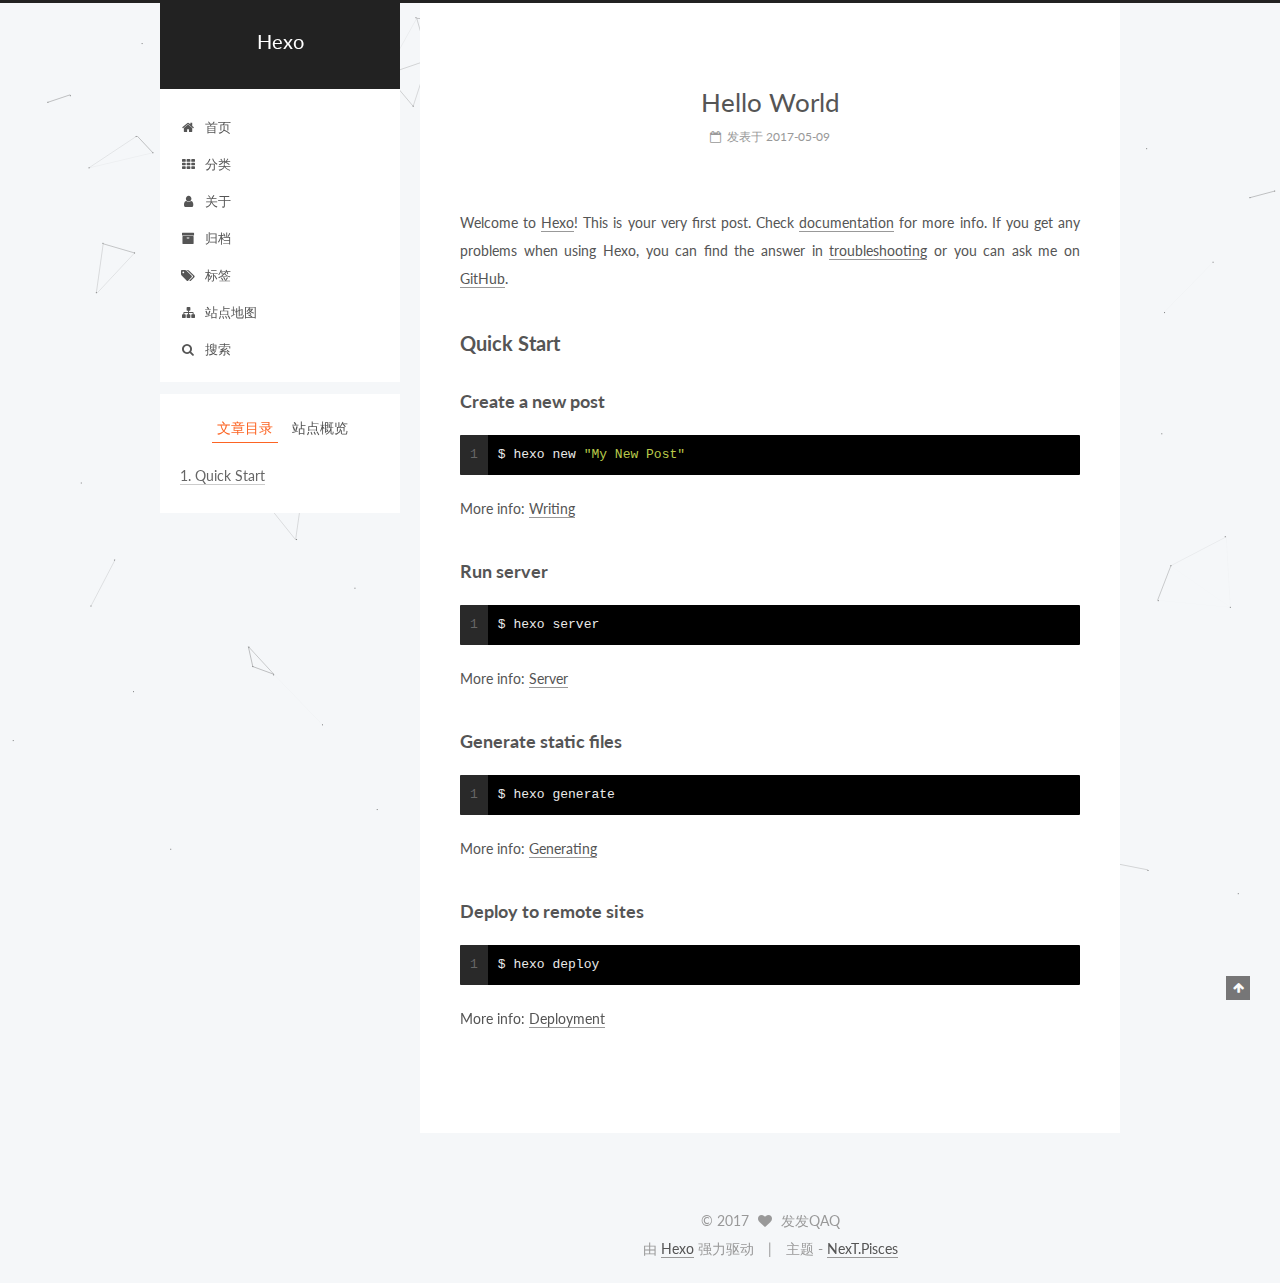
<file: 2017/05/09/hello-world/index.html>
<!doctype html>




<html class="theme-next pisces" lang="zh-Hans">
<head>
  <meta charset="UTF-8"/>
<meta http-equiv="X-UA-Compatible" content="IE=edge" />
<meta name="viewport" content="width=device-width, initial-scale=1, maximum-scale=1"/>






<meta http-equiv="Cache-Control" content="no-transform" />
<meta http-equiv="Cache-Control" content="no-siteapp" />















  
  
  <link href="/lib/fancybox/source/jquery.fancybox.css?v=2.1.5" rel="stylesheet" type="text/css" />




  
  
  
  

  
    
    
  

  

  

  

  

  
    
    
    <link href="//fonts.googleapis.com/css?family=Lato:300,300italic,400,400italic,700,700italic&subset=latin,latin-ext" rel="stylesheet" type="text/css">
  






<link href="/lib/font-awesome/css/font-awesome.min.css?v=4.6.2" rel="stylesheet" type="text/css" />

<link href="/css/main.css?v=5.1.1" rel="stylesheet" type="text/css" />


  <meta name="keywords" content="Hexo, NexT" />





  <link rel="alternate" href="/atom.xml" title="Hexo" type="application/atom+xml" />




  <link rel="shortcut icon" type="image/x-icon" href="/favicon.ico?v=5.1.1" />






<meta name="description" content="Welcome to Hexo! This is your very first post. Check documentation for more info. If you get any problems when using Hexo, you can find the answer in troubleshooting or you can ask me on GitHub. Quick">
<meta property="og:type" content="article">
<meta property="og:title" content="Hello World">
<meta property="og:url" content="http://yoursite.com/2017/05/09/hello-world/index.html">
<meta property="og:site_name" content="Hexo">
<meta property="og:description" content="Welcome to Hexo! This is your very first post. Check documentation for more info. If you get any problems when using Hexo, you can find the answer in troubleshooting or you can ask me on GitHub. Quick">
<meta property="og:updated_time" content="2017-05-08T16:07:45.751Z">
<meta name="twitter:card" content="summary">
<meta name="twitter:title" content="Hello World">
<meta name="twitter:description" content="Welcome to Hexo! This is your very first post. Check documentation for more info. If you get any problems when using Hexo, you can find the answer in troubleshooting or you can ask me on GitHub. Quick">



<script type="text/javascript" id="hexo.configurations">
  var NexT = window.NexT || {};
  var CONFIG = {
    root: '/',
    scheme: 'Pisces',
    sidebar: {"position":"left","display":"post","offset":12,"offset_float":0,"b2t":false,"scrollpercent":false},
    fancybox: true,
    motion: false,
    duoshuo: {
      userId: '0',
      author: '博主'
    },
    algolia: {
      applicationID: '',
      apiKey: '',
      indexName: '',
      hits: {"per_page":10},
      labels: {"input_placeholder":"Search for Posts","hits_empty":"We didn't find any results for the search: ${query}","hits_stats":"${hits} results found in ${time} ms"}
    }
  };
</script>



  <link rel="canonical" href="http://yoursite.com/2017/05/09/hello-world/"/>





  <title>Hello World | Hexo</title>
</head>

<body itemscope itemtype="http://schema.org/WebPage" lang="zh-Hans">

  














  
  
    
  

  <div class="container sidebar-position-left page-post-detail ">
    <div class="headband"></div>

    <header id="header" class="header" itemscope itemtype="http://schema.org/WPHeader">
      <div class="header-inner"><div class="site-brand-wrapper">
  <div class="site-meta ">
    

    <div class="custom-logo-site-title">
      <a href="/"  class="brand" rel="start">
        <span class="logo-line-before"><i></i></span>
        <span class="site-title">Hexo</span>
        <span class="logo-line-after"><i></i></span>
      </a>
    </div>
      
        <p class="site-subtitle"></p>
      
  </div>

  <div class="site-nav-toggle">
    <button>
      <span class="btn-bar"></span>
      <span class="btn-bar"></span>
      <span class="btn-bar"></span>
    </button>
  </div>
</div>

<nav class="site-nav">
  

  
    <ul id="menu" class="menu">
      
        
        <li class="menu-item menu-item-home">
          <a href="/" rel="section">
            
              <i class="menu-item-icon fa fa-fw fa-home"></i> <br />
            
            首页
          </a>
        </li>
      
        
        <li class="menu-item menu-item-categories">
          <a href="/categories" rel="section">
            
              <i class="menu-item-icon fa fa-fw fa-th"></i> <br />
            
            分类
          </a>
        </li>
      
        
        <li class="menu-item menu-item-about">
          <a href="/about" rel="section">
            
              <i class="menu-item-icon fa fa-fw fa-user"></i> <br />
            
            关于
          </a>
        </li>
      
        
        <li class="menu-item menu-item-archives">
          <a href="/archives" rel="section">
            
              <i class="menu-item-icon fa fa-fw fa-archive"></i> <br />
            
            归档
          </a>
        </li>
      
        
        <li class="menu-item menu-item-tags">
          <a href="/tags" rel="section">
            
              <i class="menu-item-icon fa fa-fw fa-tags"></i> <br />
            
            标签
          </a>
        </li>
      
        
        <li class="menu-item menu-item-sitemap">
          <a href="/sitemap.xml" rel="section">
            
              <i class="menu-item-icon fa fa-fw fa-sitemap"></i> <br />
            
            站点地图
          </a>
        </li>
      

      
        <li class="menu-item menu-item-search">
          
            <a href="javascript:;" class="popup-trigger">
          
            
              <i class="menu-item-icon fa fa-search fa-fw"></i> <br />
            
            搜索
          </a>
        </li>
      
    </ul>
  

  
    <div class="site-search">
      
  <div class="popup search-popup local-search-popup">
  <div class="local-search-header clearfix">
    <span class="search-icon">
      <i class="fa fa-search"></i>
    </span>
    <span class="popup-btn-close">
      <i class="fa fa-times-circle"></i>
    </span>
    <div class="local-search-input-wrapper">
      <input autocomplete="off"
             placeholder="搜索..." spellcheck="false"
             type="text" id="local-search-input">
    </div>
  </div>
  <div id="local-search-result"></div>
</div>



    </div>
  
</nav>



 </div>
    </header>

    <main id="main" class="main">
      <div class="main-inner">
        <div class="content-wrap">
          <div id="content" class="content">
            

  <div id="posts" class="posts-expand">
    

  

  
  
  

  <article class="post post-type-normal " itemscope itemtype="http://schema.org/Article">
    <link itemprop="mainEntityOfPage" href="http://yoursite.com/2017/05/09/hello-world/">

    <span hidden itemprop="author" itemscope itemtype="http://schema.org/Person">
      <meta itemprop="name" content="发发QAQ">
      <meta itemprop="description" content="">
      <meta itemprop="image" content="/images/avatar.png">
    </span>

    <span hidden itemprop="publisher" itemscope itemtype="http://schema.org/Organization">
      <meta itemprop="name" content="Hexo">
    </span>

    
      <header class="post-header">

        
        
          <h1 class="post-title" itemprop="name headline">Hello World</h1>
        

        <div class="post-meta">
          <span class="post-time">
            
              <span class="post-meta-item-icon">
                <i class="fa fa-calendar-o"></i>
              </span>
              
                <span class="post-meta-item-text">发表于</span>
              
              <time title="创建于" itemprop="dateCreated datePublished" datetime="2017-05-09T00:07:45+08:00">
                2017-05-09
              </time>
            

            

            
          </span>

          

          
            
          

          
          

          

          

          

        </div>
      </header>
    

    <div class="post-body" itemprop="articleBody">

      
      

      
        <p>Welcome to <a href="https://hexo.io/" target="_blank" rel="external">Hexo</a>! This is your very first post. Check <a href="https://hexo.io/docs/" target="_blank" rel="external">documentation</a> for more info. If you get any problems when using Hexo, you can find the answer in <a href="https://hexo.io/docs/troubleshooting.html" target="_blank" rel="external">troubleshooting</a> or you can ask me on <a href="https://github.com/hexojs/hexo/issues" target="_blank" rel="external">GitHub</a>.</p>
<h2 id="Quick-Start"><a href="#Quick-Start" class="headerlink" title="Quick Start"></a>Quick Start</h2><h3 id="Create-a-new-post"><a href="#Create-a-new-post" class="headerlink" title="Create a new post"></a>Create a new post</h3><figure class="highlight bash"><table><tr><td class="gutter"><pre><div class="line">1</div></pre></td><td class="code"><pre><div class="line">$ hexo new <span class="string">"My New Post"</span></div></pre></td></tr></table></figure>
<p>More info: <a href="https://hexo.io/docs/writing.html" target="_blank" rel="external">Writing</a></p>
<h3 id="Run-server"><a href="#Run-server" class="headerlink" title="Run server"></a>Run server</h3><figure class="highlight bash"><table><tr><td class="gutter"><pre><div class="line">1</div></pre></td><td class="code"><pre><div class="line">$ hexo server</div></pre></td></tr></table></figure>
<p>More info: <a href="https://hexo.io/docs/server.html" target="_blank" rel="external">Server</a></p>
<h3 id="Generate-static-files"><a href="#Generate-static-files" class="headerlink" title="Generate static files"></a>Generate static files</h3><figure class="highlight bash"><table><tr><td class="gutter"><pre><div class="line">1</div></pre></td><td class="code"><pre><div class="line">$ hexo generate</div></pre></td></tr></table></figure>
<p>More info: <a href="https://hexo.io/docs/generating.html" target="_blank" rel="external">Generating</a></p>
<h3 id="Deploy-to-remote-sites"><a href="#Deploy-to-remote-sites" class="headerlink" title="Deploy to remote sites"></a>Deploy to remote sites</h3><figure class="highlight bash"><table><tr><td class="gutter"><pre><div class="line">1</div></pre></td><td class="code"><pre><div class="line">$ hexo deploy</div></pre></td></tr></table></figure>
<p>More info: <a href="https://hexo.io/docs/deployment.html" target="_blank" rel="external">Deployment</a></p>

      
    </div>

    <div>
      
        

      
    </div>

    <div>
      
        

      
    </div>

    <div>
      
        

      
    </div>

    <footer class="post-footer">
      

      
        
      

      

      
      
    </footer>
  </article>



    <div class="post-spread">
      
        
<script>
  with(document)0[(getElementsByTagName('head')[0]||body).appendChild(createElement('script')).src='//bdimg.share.baidu.com/static/api/js/share.js?cdnversion='+~(-new Date()/36e5)];
</script>

      
    </div>
  </div>


          </div>
          


          
  <div class="comments" id="comments">
    
  </div>


        </div>
        
          
  
  <div class="sidebar-toggle">
    <div class="sidebar-toggle-line-wrap">
      <span class="sidebar-toggle-line sidebar-toggle-line-first"></span>
      <span class="sidebar-toggle-line sidebar-toggle-line-middle"></span>
      <span class="sidebar-toggle-line sidebar-toggle-line-last"></span>
    </div>
  </div>

  <aside id="sidebar" class="sidebar">
    <div class="sidebar-inner">

      

      
        <ul class="sidebar-nav motion-element">
          <li class="sidebar-nav-toc sidebar-nav-active" data-target="post-toc-wrap" >
            文章目录
          </li>
          <li class="sidebar-nav-overview" data-target="site-overview">
            站点概览
          </li>
        </ul>
      

      <section class="site-overview sidebar-panel">
        <div class="site-author motion-element" itemprop="author" itemscope itemtype="http://schema.org/Person">
          <img class="site-author-image" itemprop="image"
               src="/images/avatar.png"
               alt="发发QAQ" />
          <p class="site-author-name" itemprop="name">发发QAQ</p>
           
              <p class="site-description motion-element" itemprop="description"></p>
          
        </div>
        <nav class="site-state motion-element">

          
            <div class="site-state-item site-state-posts">
              <a href="/archives">
                <span class="site-state-item-count">1</span>
                <span class="site-state-item-name">日志</span>
              </a>
            </div>
          

          

          

        </nav>

        
          <div class="feed-link motion-element">
            <a href="/atom.xml" rel="alternate">
              <i class="fa fa-rss"></i>
              RSS
            </a>
          </div>
        

        <div class="links-of-author motion-element">
          
        </div>

        
        

        
        

        


      </section>

      
      <!--noindex-->
        <section class="post-toc-wrap motion-element sidebar-panel sidebar-panel-active">
          <div class="post-toc">

            
              
            

            
              <div class="post-toc-content"><ol class="nav"><li class="nav-item nav-level-2"><a class="nav-link" href="#Quick-Start"><span class="nav-number">1.</span> <span class="nav-text">Quick Start</span></a><ol class="nav-child"><li class="nav-item nav-level-3"><a class="nav-link" href="#Create-a-new-post"><span class="nav-number">1.1.</span> <span class="nav-text">Create a new post</span></a></li><li class="nav-item nav-level-3"><a class="nav-link" href="#Run-server"><span class="nav-number">1.2.</span> <span class="nav-text">Run server</span></a></li><li class="nav-item nav-level-3"><a class="nav-link" href="#Generate-static-files"><span class="nav-number">1.3.</span> <span class="nav-text">Generate static files</span></a></li><li class="nav-item nav-level-3"><a class="nav-link" href="#Deploy-to-remote-sites"><span class="nav-number">1.4.</span> <span class="nav-text">Deploy to remote sites</span></a></li></ol></li></ol></div>
            

          </div>
        </section>
      <!--/noindex-->
      

      

    </div>
  </aside>


        
      </div>
    </main>

    <footer id="footer" class="footer">
      <div class="footer-inner">
        <div class="copyright" >
  
  &copy; 
  <span itemprop="copyrightYear">2017</span>
  <span class="with-love">
    <i class="fa fa-heart"></i>
  </span>
  <span class="author" itemprop="copyrightHolder">发发QAQ</span>
</div>


<div class="powered-by">
  由 <a class="theme-link" href="https://hexo.io">Hexo</a> 强力驱动
</div>

<div class="theme-info">
  主题 -
  <a class="theme-link" href="https://github.com/iissnan/hexo-theme-next">
    NexT.Pisces
  </a>
</div>


        

        
      </div>
    </footer>

    
      <div class="back-to-top">
        <i class="fa fa-arrow-up"></i>
        
      </div>
    

  </div>

  

<script type="text/javascript">
  if (Object.prototype.toString.call(window.Promise) !== '[object Function]') {
    window.Promise = null;
  }
</script>









  


  











  
  <script type="text/javascript" src="/lib/jquery/index.js?v=2.1.3"></script>

  
  <script type="text/javascript" src="/lib/fastclick/lib/fastclick.min.js?v=1.0.6"></script>

  
  <script type="text/javascript" src="/lib/jquery_lazyload/jquery.lazyload.js?v=1.9.7"></script>

  
  <script type="text/javascript" src="/lib/velocity/velocity.min.js?v=1.2.1"></script>

  
  <script type="text/javascript" src="/lib/velocity/velocity.ui.min.js?v=1.2.1"></script>

  
  <script type="text/javascript" src="/lib/fancybox/source/jquery.fancybox.pack.js?v=2.1.5"></script>

  
  <script type="text/javascript" src="/lib/canvas-nest/canvas-nest.min.js"></script>


  


  <script type="text/javascript" src="/js/src/utils.js?v=5.1.1"></script>

  <script type="text/javascript" src="/js/src/motion.js?v=5.1.1"></script>



  
  


  <script type="text/javascript" src="/js/src/affix.js?v=5.1.1"></script>

  <script type="text/javascript" src="/js/src/schemes/pisces.js?v=5.1.1"></script>



  
  <script type="text/javascript" src="/js/src/scrollspy.js?v=5.1.1"></script>
<script type="text/javascript" src="/js/src/post-details.js?v=5.1.1"></script>



  


  <script type="text/javascript" src="/js/src/bootstrap.js?v=5.1.1"></script>



  


  




	





  





  





  






  

  <script type="text/javascript">
    // Popup Window;
    var isfetched = false;
    var isXml = true;
    // Search DB path;
    var search_path = "search.xml";
    if (search_path.length === 0) {
      search_path = "search.xml";
    } else if (search_path.endsWith("json")) {
      isXml = false;
    }
    var path = "/" + search_path;
    // monitor main search box;

    var onPopupClose = function (e) {
      $('.popup').hide();
      $('#local-search-input').val('');
      $('.search-result-list').remove();
      $('#no-result').remove();
      $(".local-search-pop-overlay").remove();
      $('body').css('overflow', '');
    }

    function proceedsearch() {
      $("body")
        .append('<div class="search-popup-overlay local-search-pop-overlay"></div>')
        .css('overflow', 'hidden');
      $('.search-popup-overlay').click(onPopupClose);
      $('.popup').toggle();
      var $localSearchInput = $('#local-search-input');
      $localSearchInput.attr("autocapitalize", "none");
      $localSearchInput.attr("autocorrect", "off");
      $localSearchInput.focus();
    }

    // search function;
    var searchFunc = function(path, search_id, content_id) {
      'use strict';

      // start loading animation
      $("body")
        .append('<div class="search-popup-overlay local-search-pop-overlay">' +
          '<div id="search-loading-icon">' +
          '<i class="fa fa-spinner fa-pulse fa-5x fa-fw"></i>' +
          '</div>' +
          '</div>')
        .css('overflow', 'hidden');
      $("#search-loading-icon").css('margin', '20% auto 0 auto').css('text-align', 'center');

      $.ajax({
        url: path,
        dataType: isXml ? "xml" : "json",
        async: true,
        success: function(res) {
          // get the contents from search data
          isfetched = true;
          $('.popup').detach().appendTo('.header-inner');
          var datas = isXml ? $("entry", res).map(function() {
            return {
              title: $("title", this).text(),
              content: $("content",this).text(),
              url: $("url" , this).text()
            };
          }).get() : res;
          var input = document.getElementById(search_id);
          var resultContent = document.getElementById(content_id);
          var inputEventFunction = function() {
            var searchText = input.value.trim().toLowerCase();
            var keywords = searchText.split(/[\s\-]+/);
            if (keywords.length > 1) {
              keywords.push(searchText);
            }
            var resultItems = [];
            if (searchText.length > 0) {
              // perform local searching
              datas.forEach(function(data) {
                var isMatch = false;
                var hitCount = 0;
                var searchTextCount = 0;
                var title = data.title.trim();
                var titleInLowerCase = title.toLowerCase();
                var content = data.content.trim().replace(/<[^>]+>/g,"");
                var contentInLowerCase = content.toLowerCase();
                var articleUrl = decodeURIComponent(data.url);
                var indexOfTitle = [];
                var indexOfContent = [];
                // only match articles with not empty titles
                if(title != '') {
                  keywords.forEach(function(keyword) {
                    function getIndexByWord(word, text, caseSensitive) {
                      var wordLen = word.length;
                      if (wordLen === 0) {
                        return [];
                      }
                      var startPosition = 0, position = [], index = [];
                      if (!caseSensitive) {
                        text = text.toLowerCase();
                        word = word.toLowerCase();
                      }
                      while ((position = text.indexOf(word, startPosition)) > -1) {
                        index.push({position: position, word: word});
                        startPosition = position + wordLen;
                      }
                      return index;
                    }

                    indexOfTitle = indexOfTitle.concat(getIndexByWord(keyword, titleInLowerCase, false));
                    indexOfContent = indexOfContent.concat(getIndexByWord(keyword, contentInLowerCase, false));
                  });
                  if (indexOfTitle.length > 0 || indexOfContent.length > 0) {
                    isMatch = true;
                    hitCount = indexOfTitle.length + indexOfContent.length;
                  }
                }

                // show search results

                if (isMatch) {
                  // sort index by position of keyword

                  [indexOfTitle, indexOfContent].forEach(function (index) {
                    index.sort(function (itemLeft, itemRight) {
                      if (itemRight.position !== itemLeft.position) {
                        return itemRight.position - itemLeft.position;
                      } else {
                        return itemLeft.word.length - itemRight.word.length;
                      }
                    });
                  });

                  // merge hits into slices

                  function mergeIntoSlice(text, start, end, index) {
                    var item = index[index.length - 1];
                    var position = item.position;
                    var word = item.word;
                    var hits = [];
                    var searchTextCountInSlice = 0;
                    while (position + word.length <= end && index.length != 0) {
                      if (word === searchText) {
                        searchTextCountInSlice++;
                      }
                      hits.push({position: position, length: word.length});
                      var wordEnd = position + word.length;

                      // move to next position of hit

                      index.pop();
                      while (index.length != 0) {
                        item = index[index.length - 1];
                        position = item.position;
                        word = item.word;
                        if (wordEnd > position) {
                          index.pop();
                        } else {
                          break;
                        }
                      }
                    }
                    searchTextCount += searchTextCountInSlice;
                    return {
                      hits: hits,
                      start: start,
                      end: end,
                      searchTextCount: searchTextCountInSlice
                    };
                  }

                  var slicesOfTitle = [];
                  if (indexOfTitle.length != 0) {
                    slicesOfTitle.push(mergeIntoSlice(title, 0, title.length, indexOfTitle));
                  }

                  var slicesOfContent = [];
                  while (indexOfContent.length != 0) {
                    var item = indexOfContent[indexOfContent.length - 1];
                    var position = item.position;
                    var word = item.word;
                    // cut out 100 characters
                    var start = position - 20;
                    var end = position + 80;
                    if(start < 0){
                      start = 0;
                    }
                    if (end < position + word.length) {
                      end = position + word.length;
                    }
                    if(end > content.length){
                      end = content.length;
                    }
                    slicesOfContent.push(mergeIntoSlice(content, start, end, indexOfContent));
                  }

                  // sort slices in content by search text's count and hits' count

                  slicesOfContent.sort(function (sliceLeft, sliceRight) {
                    if (sliceLeft.searchTextCount !== sliceRight.searchTextCount) {
                      return sliceRight.searchTextCount - sliceLeft.searchTextCount;
                    } else if (sliceLeft.hits.length !== sliceRight.hits.length) {
                      return sliceRight.hits.length - sliceLeft.hits.length;
                    } else {
                      return sliceLeft.start - sliceRight.start;
                    }
                  });

                  // select top N slices in content

                  var upperBound = parseInt('1');
                  if (upperBound >= 0) {
                    slicesOfContent = slicesOfContent.slice(0, upperBound);
                  }

                  // highlight title and content

                  function highlightKeyword(text, slice) {
                    var result = '';
                    var prevEnd = slice.start;
                    slice.hits.forEach(function (hit) {
                      result += text.substring(prevEnd, hit.position);
                      var end = hit.position + hit.length;
                      result += '<b class="search-keyword">' + text.substring(hit.position, end) + '</b>';
                      prevEnd = end;
                    });
                    result += text.substring(prevEnd, slice.end);
                    return result;
                  }

                  var resultItem = '';

                  if (slicesOfTitle.length != 0) {
                    resultItem += "<li><a href='" + articleUrl + "' class='search-result-title'>" + highlightKeyword(title, slicesOfTitle[0]) + "</a>";
                  } else {
                    resultItem += "<li><a href='" + articleUrl + "' class='search-result-title'>" + title + "</a>";
                  }

                  slicesOfContent.forEach(function (slice) {
                    resultItem += "<a href='" + articleUrl + "'>" +
                      "<p class=\"search-result\">" + highlightKeyword(content, slice) +
                      "...</p>" + "</a>";
                  });

                  resultItem += "</li>";
                  resultItems.push({
                    item: resultItem,
                    searchTextCount: searchTextCount,
                    hitCount: hitCount,
                    id: resultItems.length
                  });
                }
              })
            };
            if (keywords.length === 1 && keywords[0] === "") {
              resultContent.innerHTML = '<div id="no-result"><i class="fa fa-search fa-5x" /></div>'
            } else if (resultItems.length === 0) {
              resultContent.innerHTML = '<div id="no-result"><i class="fa fa-frown-o fa-5x" /></div>'
            } else {
              resultItems.sort(function (resultLeft, resultRight) {
                if (resultLeft.searchTextCount !== resultRight.searchTextCount) {
                  return resultRight.searchTextCount - resultLeft.searchTextCount;
                } else if (resultLeft.hitCount !== resultRight.hitCount) {
                  return resultRight.hitCount - resultLeft.hitCount;
                } else {
                  return resultRight.id - resultLeft.id;
                }
              });
              var searchResultList = '<ul class=\"search-result-list\">';
              resultItems.forEach(function (result) {
                searchResultList += result.item;
              })
              searchResultList += "</ul>";
              resultContent.innerHTML = searchResultList;
            }
          }

          if ('auto' === 'auto') {
            input.addEventListener('input', inputEventFunction);
          } else {
            $('.search-icon').click(inputEventFunction);
            input.addEventListener('keypress', function (event) {
              if (event.keyCode === 13) {
                inputEventFunction();
              }
            });
          }

          // remove loading animation
          $(".local-search-pop-overlay").remove();
          $('body').css('overflow', '');

          proceedsearch();
        }
      });
    }

    // handle and trigger popup window;
    $('.popup-trigger').click(function(e) {
      e.stopPropagation();
      if (isfetched === false) {
        searchFunc(path, 'local-search-input', 'local-search-result');
      } else {
        proceedsearch();
      };
    });

    $('.popup-btn-close').click(onPopupClose);
    $('.popup').click(function(e){
      e.stopPropagation();
    });
    $(document).on('keyup', function (event) {
      var shouldDismissSearchPopup = event.which === 27 &&
        $('.search-popup').is(':visible');
      if (shouldDismissSearchPopup) {
        onPopupClose();
      }
    });
  </script>





  

  

  

  

  

</body>
</html>
</file>
<file: css/main.css>
/* normalize.css v3.0.2 | MIT License | git.io/normalize */
html {
  font-family: sans-serif; /* 1 */
  -ms-text-size-adjust: 100%; /* 2 */
  -webkit-text-size-adjust: 100%; /* 2 */
}
body {
  margin: 0;
}
article,
aside,
details,
figcaption,
figure,
footer,
header,
hgroup,
main,
menu,
nav,
section,
summary {
  display: block;
}
audio,
canvas,
progress,
video {
  display: inline-block; /* 1 */
  vertical-align: baseline; /* 2 */
}
audio:not([controls]) {
  display: none;
  height: 0;
}
[hidden],
template {
  display: none;
}
a {
  background-color: transparent;
}
a:active,
a:hover {
  outline: 0;
}
abbr[title] {
  border-bottom: 1px dotted;
}
b,
strong {
  font-weight: bold;
}
dfn {
  font-style: italic;
}
h1 {
  font-size: 2em;
  margin: 0.67em 0;
}
mark {
  background: #ff0;
  color: #000;
}
small {
  font-size: 80%;
}
sub,
sup {
  font-size: 75%;
  line-height: 0;
  position: relative;
  vertical-align: baseline;
}
sup {
  top: -0.5em;
}
sub {
  bottom: -0.25em;
}
img {
  border: 0;
}
svg:not(:root) {
  overflow: hidden;
}
figure {
  margin: 1em 40px;
}
hr {
  -moz-box-sizing: content-box;
  box-sizing: content-box;
  height: 0;
}
pre {
  overflow: auto;
}
code,
kbd,
pre,
samp {
  font-family: monospace, monospace;
  font-size: 1em;
}
button,
input,
optgroup,
select,
textarea {
  color: inherit; /* 1 */
  font: inherit; /* 2 */
  margin: 0; /* 3 */
}
button {
  overflow: visible;
}
button,
select {
  text-transform: none;
}
button,
html input[type="button"],
input[type="reset"],
input[type="submit"] {
  -webkit-appearance: button; /* 2 */
  cursor: pointer; /* 3 */
}
button[disabled],
html input[disabled] {
  cursor: default;
}
button::-moz-focus-inner,
input::-moz-focus-inner {
  border: 0;
  padding: 0;
}
input {
  line-height: normal;
}
input[type="checkbox"],
input[type="radio"] {
  box-sizing: border-box; /* 1 */
  padding: 0; /* 2 */
}
input[type="number"]::-webkit-inner-spin-button,
input[type="number"]::-webkit-outer-spin-button {
  height: auto;
}
input[type="search"] {
  -webkit-appearance: textfield; /* 1 */
  -moz-box-sizing: content-box;
  -webkit-box-sizing: content-box; /* 2 */
  box-sizing: content-box;
}
input[type="search"]::-webkit-search-cancel-button,
input[type="search"]::-webkit-search-decoration {
  -webkit-appearance: none;
}
fieldset {
  border: 1px solid #c0c0c0;
  margin: 0 2px;
  padding: 0.35em 0.625em 0.75em;
}
legend {
  border: 0; /* 1 */
  padding: 0; /* 2 */
}
textarea {
  overflow: auto;
}
optgroup {
  font-weight: bold;
}
table {
  border-collapse: collapse;
  border-spacing: 0;
}
td,
th {
  padding: 0;
}
::selection {
  background: #262a30;
  color: #fff;
}
body {
  position: relative;
  font-family: 'Lato', "PingFang SC", "Microsoft YaHei", sans-serif;
  font-size: 14px;
  line-height: 2;
  color: #555;
  background: #f5f7f9;
}
@media (max-width: 767px) {
  body {
    padding-right: 0 !important;
  }
}
@media (min-width: 768px) and (max-width: 991px) {
  body {
    padding-right: 0 !important;
  }
}
@media (min-width: 1600px) {
  body {
    font-size: 16px;
  }
}
h1,
h2,
h3,
h4,
h5,
h6 {
  margin: 0;
  padding: 0;
  font-weight: bold;
  line-height: 1.5;
  font-family: 'Lato', "PingFang SC", "Microsoft YaHei", sans-serif;
}
h2,
h3,
h4,
h5,
h6 {
  margin: 20px 0 15px;
}
h1 {
  font-size: 22px;
}
@media (max-width: 767px) {
  h1 {
    font-size: 18px;
  }
}
h2 {
  font-size: 20px;
}
@media (max-width: 767px) {
  h2 {
    font-size: 16px;
  }
}
h3 {
  font-size: 18px;
}
@media (max-width: 767px) {
  h3 {
    font-size: 14px;
  }
}
h4 {
  font-size: 16px;
}
@media (max-width: 767px) {
  h4 {
    font-size: 12px;
  }
}
h5 {
  font-size: 14px;
}
@media (max-width: 767px) {
  h5 {
    font-size: 10px;
  }
}
h6 {
  font-size: 12px;
}
@media (max-width: 767px) {
  h6 {
    font-size: 8px;
  }
}
p {
  margin: 0 0 25px 0;
}
a {
  color: #555;
  text-decoration: none;
  border-bottom: 1px solid #999;
  word-wrap: break-word;
}
a:hover {
  color: #222;
  border-bottom-color: #222;
}
blockquote {
  margin: 0;
  padding: 0;
}
img {
  display: block;
  margin: auto;
  max-width: 100%;
  height: auto;
}
hr {
  margin: 40px 0;
  height: 3px;
  border: none;
  background-color: #ddd;
  background-image: repeating-linear-gradient(-45deg, #fff, #fff 4px, transparent 4px, transparent 8px);
}
blockquote {
  padding: 0 15px;
  color: #666;
  border-left: 4px solid #ddd;
}
blockquote cite::before {
  content: "-";
  padding: 0 5px;
}
dt {
  font-weight: 700;
}
dd {
  margin: 0;
  padding: 0;
}
.text-left {
  text-align: left;
}
.text-center {
  text-align: center;
}
.text-right {
  text-align: right;
}
.text-justify {
  text-align: justify;
}
.text-nowrap {
  white-space: nowrap;
}
.text-lowercase {
  text-transform: lowercase;
}
.text-uppercase {
  text-transform: uppercase;
}
.text-capitalize {
  text-transform: capitalize;
}
.center-block {
  display: block;
  margin-left: auto;
  margin-right: auto;
}
.clearfix:before,
.clearfix:after {
  content: " ";
  display: table;
}
.clearfix:after {
  clear: both;
}
.pullquote {
  width: 45%;
}
.pullquote.left {
  float: left;
  margin-left: 5px;
  margin-right: 10px;
}
.pullquote.right {
  float: right;
  margin-left: 10px;
  margin-right: 5px;
}
.affix.affix.affix {
  position: fixed;
}
.translation {
  margin-top: -20px;
  font-size: 14px;
  color: #999;
}
.scrollbar-measure {
  width: 100px;
  height: 100px;
  overflow: scroll;
  position: absolute;
  top: -9999px;
}
.use-motion .motion-element {
  opacity: 0;
}
table {
  margin: 20px 0;
  width: 100%;
  border-collapse: collapse;
  border-spacing: 0;
  border: 1px solid #ddd;
  font-size: 14px;
  table-layout: fixed;
  word-wrap: break-all;
}
table>tbody>tr:nth-of-type(odd) {
  background-color: #f9f9f9;
}
table>tbody>tr:hover {
  background-color: #f5f5f5;
}
caption,
th,
td {
  padding: 8px;
  text-align: left;
  vertical-align: middle;
  font-weight: normal;
}
th,
td {
  border-bottom: 3px solid #ddd;
  border-right: 1px solid #eee;
}
th {
  padding-bottom: 10px;
  font-weight: 700;
}
td {
  border-bottom-width: 1px;
}
html,
body {
  height: 100%;
}
.container {
  position: relative;
  min-height: 100%;
}
.header-inner {
  margin: 0 auto;
  padding: 100px 0 70px;
  width: 700px;
}
@media (min-width: 1600px) {
  .container .header-inner {
    width: 900px;
  }
}
.main {
  padding-bottom: 150px;
}
.main-inner {
  margin: 0 auto;
  width: 700px;
}
@media (min-width: 1600px) {
  .container .main-inner {
    width: 900px;
  }
}
.footer {
  position: absolute;
  left: 0;
  bottom: 0;
  width: 100%;
  min-height: 50px;
}
.footer-inner {
  box-sizing: border-box;
  margin: 20px auto;
  width: 700px;
}
@media (min-width: 1600px) {
  .container .footer-inner {
    width: 900px;
  }
}
pre,
.highlight {
  overflow: auto;
  margin: 20px 0;
  padding: 0;
  font-size: 13px;
  color: #eaeaea;
  background: #000;
  line-height: 1.6;
}
pre,
code {
  font-family: consolas, Menlo, "PingFang SC", "Microsoft YaHei", monospace;
}
code {
  padding: 2px 4px;
  word-wrap: break-word;
  color: #555;
  background: #eee;
  border-radius: 3px;
  font-size: 13px;
}
pre code {
  padding: 0;
  color: #eaeaea;
  background: none;
  text-shadow: none;
}
.highlight {
  border-radius: 1px;
}
.highlight pre {
  border: none;
  margin: 0;
  padding: 10px 0;
}
.highlight table {
  margin: 0;
  width: auto;
  border: none;
}
.highlight td {
  border: none;
  padding: 0;
}
.highlight figcaption {
  font-size: 1em;
  color: #eaeaea;
  line-height: 1em;
  margin-bottom: 1em;
}
.highlight figcaption:before,
.highlight figcaption:after {
  content: " ";
  display: table;
}
.highlight figcaption:after {
  clear: both;
}
.highlight figcaption a {
  float: right;
  color: #eaeaea;
}
.highlight figcaption a:hover {
  border-bottom-color: #eaeaea;
}
.highlight .gutter pre {
  padding-left: 10px;
  padding-right: 10px;
  color: #666;
  text-align: right;
  background-color: #292929;
}
.highlight .code pre {
  width: 100%;
  padding-left: 10px;
  padding-right: 10px;
  background-color: #000;
}
.highlight .line {
  height: 20px;
}
.gutter {
  -webkit-user-select: none;
  -moz-user-select: none;
  -ms-user-select: none;
  user-select: none;
}
.gist table {
  width: auto;
}
.gist table td {
  border: none;
}
pre .deletion {
  background: #008000;
}
pre .addition {
  background: #800000;
}
pre .meta {
  color: #c397d8;
}
pre .comment {
  color: #969896;
}
pre .variable,
pre .attribute,
pre .tag,
pre .regexp,
pre .ruby .constant,
pre .xml .tag .title,
pre .xml .pi,
pre .xml .doctype,
pre .html .doctype,
pre .css .id,
pre .css .class,
pre .css .pseudo {
  color: #d54e53;
}
pre .number,
pre .preprocessor,
pre .built_in,
pre .literal,
pre .params,
pre .constant,
pre .command {
  color: #e78c45;
}
pre .ruby .class .title,
pre .css .rules .attribute,
pre .string,
pre .value,
pre .inheritance,
pre .header,
pre .ruby .symbol,
pre .xml .cdata,
pre .special,
pre .number,
pre .formula {
  color: #b9ca4a;
}
pre .title,
pre .css .hexcolor {
  color: #70c0b1;
}
pre .function,
pre .python .decorator,
pre .python .title,
pre .ruby .function .title,
pre .ruby .title .keyword,
pre .perl .sub,
pre .javascript .title,
pre .coffeescript .title {
  color: #7aa6da;
}
pre .keyword,
pre .javascript .function {
  color: #c397d8;
}
.full-image.full-image.full-image {
  border: none;
  max-width: 100%;
  width: auto;
  margin: 20px auto;
}
@media (min-width: 992px) {
  .full-image.full-image.full-image {
    max-width: none;
    width: 118%;
    margin: 0 -9%;
  }
}
.blockquote-center,
.page-home .post-type-quote blockquote,
.page-post-detail .post-type-quote blockquote {
  position: relative;
  margin: 40px 0;
  padding: 0;
  border-left: none;
  text-align: center;
}
.blockquote-center::before,
.page-home .post-type-quote blockquote::before,
.page-post-detail .post-type-quote blockquote::before,
.blockquote-center::after,
.page-home .post-type-quote blockquote::after,
.page-post-detail .post-type-quote blockquote::after {
  position: absolute;
  content: ' ';
  display: block;
  width: 100%;
  height: 24px;
  opacity: 0.2;
  background-repeat: no-repeat;
  background-position: 0 -6px;
  background-size: 22px 22px;
}
.blockquote-center::before,
.page-home .post-type-quote blockquote::before,
.page-post-detail .post-type-quote blockquote::before {
  top: -20px;
  background-image: url("../images/quote-l.svg");
  border-top: 1px solid #ccc;
}
.blockquote-center::after,
.page-home .post-type-quote blockquote::after,
.page-post-detail .post-type-quote blockquote::after {
  bottom: -20px;
  background-image: url("../images/quote-r.svg");
  border-bottom: 1px solid #ccc;
  background-position: 100% 8px;
}
.blockquote-center p,
.page-home .post-type-quote blockquote p,
.page-post-detail .post-type-quote blockquote p,
.blockquote-center div,
.page-home .post-type-quote blockquote div,
.page-post-detail .post-type-quote blockquote div {
  text-align: center;
}
.post .post-body .group-picture img {
  box-sizing: border-box;
  padding: 0 3px;
  border: none;
}
.post .group-picture-row {
  overflow: hidden;
  margin-top: 6px;
}
.post .group-picture-row:first-child {
  margin-top: 0;
}
.post .group-picture-column {
  float: left;
}
.page-post-detail .post-body .group-picture-column {
  float: none;
  margin-top: 10px;
  width: auto !important;
}
.page-post-detail .post-body .group-picture-column img {
  margin: 0 auto;
}
.page-archive .group-picture-container {
  overflow: hidden;
}
.page-archive .group-picture-row {
  float: left;
}
.page-archive .group-picture-row:first-child {
  margin-top: 6px;
}
.page-archive .group-picture-column {
  max-width: 150px;
  max-height: 150px;
}
.note {
  padding: 20px;
  margin: 20px 0;
  border: 1px solid #eee;
  border-left-width: 5px;
  border-radius: 3px;
}
.note h2,
.note h3,
.note h4,
.note h5,
.note h6 {
  margin-top: 0;
  margin-bottom: 5px;
}
.note p:last-child {
  margin-bottom: 0;
}
.note code {
  border-radius: 3px;
}
.note+.note {
  margin-top: -5px;
}
.default {
  border-left-color: #777;
}
.default h2,
.default h3,
.default h4,
.default h5,
.default h6 {
  color: #777;
}
.primary {
  border-left-color: #428bca;
}
.primary h2,
.primary h3,
.primary h4,
.primary h5,
.primary h6 {
  color: #428bca;
}
.success {
  border-left-color: #5cb85c;
}
.success h2,
.success h3,
.success h4,
.success h5,
.success h6 {
  color: #5cb85c;
}
.danger {
  border-left-color: #d9534f;
}
.danger h2,
.danger h3,
.danger h4,
.danger h5,
.danger h6 {
  color: #d9534f;
}
.warning {
  border-left-color: #f0ad4e;
}
.warning h2,
.warning h3,
.warning h4,
.warning h5,
.warning h6 {
  color: #f0ad4e;
}
.info {
  border-left-color: #5bc0de;
}
.info h2,
.info h3,
.info h4,
.info h5,
.info h6 {
  color: #5bc0de;
}
.btn {
  display: inline-block;
  padding: 0 20px;
  font-size: 14px;
  color: #fff;
  background: #222;
  border: 2px solid #555;
  text-decoration: none;
  border-radius: 0;
  transition-property: background-color;
  transition-duration: 0.2s;
  transition-timing-function: ease-in-out;
  transition-delay: 0s;
}
.btn:hover,
.post-button .btn:hover {
  border-color: #222;
  color: #fff;
  background: #222;
}
.btn-bar {
  display: block;
  width: 22px;
  height: 2px;
  background: #555;
  border-radius: 1px;
}
.btn-bar+.btn-bar {
  margin-top: 4px;
}
.pagination {
  margin: 120px 0 40px;
  text-align: center;
  border-top: 1px solid #eee;
}
.page-number-basic,
.pagination .prev,
.pagination .next,
.pagination .page-number,
.pagination .space {
  display: inline-block;
  position: relative;
  top: -1px;
  margin: 0 10px;
  padding: 0 10px;
  line-height: 30px;
}
@media (max-width: 767px) {
  .page-number-basic,
  .pagination .prev,
  .pagination .next,
  .pagination .page-number,
  .pagination .space {
    margin: 0 5px;
  }
}
.pagination .prev,
.pagination .next,
.pagination .page-number {
  border-bottom: 0;
  border-top: 1px solid #eee;
  transition-property: border-color;
  transition-duration: 0.2s;
  transition-timing-function: ease-in-out;
  transition-delay: 0s;
}
.pagination .prev:hover,
.pagination .next:hover,
.pagination .page-number:hover {
  border-top-color: #222;
}
.pagination .space {
  padding: 0;
  margin: 0;
}
.pagination .prev {
  margin-left: 0;
}
.pagination .next {
  margin-right: 0;
}
.pagination .page-number.current {
  color: #fff;
  background: #ccc;
  border-top-color: #ccc;
}
@media (max-width: 767px) {
  .pagination {
    border-top: none;
  }
  .pagination .prev,
  .pagination .next,
  .pagination .page-number {
    margin-bottom: 10px;
    border-top: 0;
    border-bottom: 1px solid #eee;
  }
  .pagination .prev:hover,
  .pagination .next:hover,
  .pagination .page-number:hover {
    border-bottom-color: #222;
  }
}
.comments {
  margin: 60px 20px 0;
}
.tag-cloud {
  text-align: center;
}
.tag-cloud a {
  display: inline-block;
  margin: 10px;
}
.back-to-top {
  box-sizing: border-box;
  position: fixed;
  bottom: -100px;
  right: 30px;
  z-index: 1050;
  padding: 0 6px;
  width: 24px;
  background: #222;
  font-size: 12px;
  opacity: 0.6;
  color: #fff;
  cursor: pointer;
  text-align: center;
  -webkit-transform: translateZ(0);
  transition-property: bottom;
  transition-duration: 0.2s;
  transition-timing-function: ease-in-out;
  transition-delay: 0s;
}
@media (max-width: 767px) {
  .back-to-top {
    display: none;
  }
}
@media (min-width: 768px) and (max-width: 991px) {
  .back-to-top {
    display: none;
  }
}
.back-to-top.back-to-top-on {
  bottom: 30px;
}
.header {
  background: transparent;
}
.header-inner {
  position: relative;
}
.headband {
  height: 3px;
  background: #222;
}
.site-meta {
  margin: 0;
  text-align: center;
}
@media (max-width: 767px) {
  .site-meta {
    text-align: center;
  }
}
.brand {
  position: relative;
  display: inline-block;
  padding: 0 40px;
  color: #fff;
  background: #222;
  border-bottom: none;
}
.brand:hover {
  color: #fff;
}
.logo {
  display: inline-block;
  margin-right: 5px;
  line-height: 36px;
  vertical-align: top;
}
.site-title {
  display: inline-block;
  vertical-align: top;
  line-height: 36px;
  font-size: 20px;
  font-weight: normal;
  font-family: 'Lato', "PingFang SC", "Microsoft YaHei", sans-serif;
}
.site-subtitle {
  margin-top: 10px;
  font-size: 13px;
  color: #ddd;
}
.use-motion .brand {
  opacity: 0;
}
.use-motion .logo,
.use-motion .site-title,
.use-motion .site-subtitle {
  opacity: 0;
  position: relative;
  top: -10px;
}
.site-nav-toggle {
  display: none;
  position: absolute;
  top: 10px;
  left: 10px;
}
@media (max-width: 767px) {
  .site-nav-toggle {
    display: block;
  }
}
.site-nav-toggle button {
  margin-top: 2px;
  padding: 9px 10px;
  background: transparent;
  border: none;
}
@media (max-width: 767px) {
  .site-nav {
    display: none;
    margin: 0 -10px;
    padding: 0 10px;
    clear: both;
    border-top: 1px solid #ddd;
  }
}
@media (min-width: 768px) and (max-width: 991px) {
  .site-nav {
    display: block !important;
  }
}
@media (min-width: 992px) {
  .site-nav {
    display: block !important;
  }
}
.menu {
  margin-top: 20px;
  padding-left: 0;
  text-align: center;
}
.menu .menu-item {
  display: inline-block;
  margin: 0 10px;
  list-style: none;
}
@media screen and (max-width: 767px) {
  .menu .menu-item {
    margin-top: 10px;
  }
}
.menu .menu-item a {
  display: block;
  font-size: 13px;
  line-height: inherit;
  border-bottom: 1px solid transparent;
  transition-property: border-color;
  transition-duration: 0.2s;
  transition-timing-function: ease-in-out;
  transition-delay: 0s;
}
.menu .menu-item a:hover,
.menu-item-active a {
  border-bottom-color: #222;
}
.menu .menu-item .fa {
  margin-right: 5px;
}
.use-motion .menu-item {
  opacity: 0;
}
.post-body {
  font-family: 'Lato', "PingFang SC", "Microsoft YaHei", sans-serif;
}
@media (max-width: 767px) {
  .post-body {
    word-break: break-word;
  }
}
.post-body .fancybox img {
  display: block !important;
  margin: 0 auto;
  cursor: pointer;
  cursor: zoom-in;
  cursor: -webkit-zoom-in;
}
.post-body .image-caption,
.post-body .figure .caption {
  margin: 10px auto 15px;
  text-align: center;
  font-size: 14px;
  color: #999;
  font-weight: bold;
  line-height: 1;
}
.post-sticky-flag {
  display: inline-block;
  font-size: 16px;
  -ms-transform: rotate(30deg);
  -webkit-transform: rotate(30deg);
  -moz-transform: rotate(30deg);
  -ms-transform: rotate(30deg);
  -o-transform: rotate(30deg);
  transform: rotate(30deg);
}
.posts-expand {
  padding-top: 40px;
}
@media (max-width: 767px) {
  .posts-expand {
    margin: 0 20px;
  }
  .post-body pre {
    padding: 10px;
  }
  .post-body pre .gutter pre {
    padding-right: 10px;
  }
  .post-body .highlight {
    margin-left: 0px;
    margin-right: 0px;
    padding: 0;
  }
  .post-body .highlight .gutter pre {
    padding-right: 10px;
  }
}
@media (min-width: 992px) {
  .posts-expand .post-body {
    text-align: justify;
  }
}
.posts-expand .post-body h2,
.posts-expand .post-body h3,
.posts-expand .post-body h4,
.posts-expand .post-body h5,
.posts-expand .post-body h6 {
  padding-top: 10px;
}
.posts-expand .post-body h2 .header-anchor,
.posts-expand .post-body h3 .header-anchor,
.posts-expand .post-body h4 .header-anchor,
.posts-expand .post-body h5 .header-anchor,
.posts-expand .post-body h6 .header-anchor {
  float: right;
  margin-left: 10px;
  color: #ccc;
  border-bottom-style: none;
  visibility: hidden;
}
.posts-expand .post-body h2 .header-anchor:hover,
.posts-expand .post-body h3 .header-anchor:hover,
.posts-expand .post-body h4 .header-anchor:hover,
.posts-expand .post-body h5 .header-anchor:hover,
.posts-expand .post-body h6 .header-anchor:hover {
  color: inherit;
}
.posts-expand .post-body h2:hover .header-anchor,
.posts-expand .post-body h3:hover .header-anchor,
.posts-expand .post-body h4:hover .header-anchor,
.posts-expand .post-body h5:hover .header-anchor,
.posts-expand .post-body h6:hover .header-anchor {
  visibility: visible;
}
.posts-expand .post-body ul li {
  list-style: circle;
}
.posts-expand .post-body img {
  box-sizing: border-box;
  margin: auto;
  padding: 3px;
  border: 1px solid #ddd;
}
.posts-expand .fancybox img {
  margin: 0 auto;
}
@media (max-width: 767px) {
  .posts-collapse {
    margin: 0 20px;
  }
  .posts-collapse .post-title,
  .posts-collapse .post-meta {
    display: block;
    width: auto;
    text-align: left;
  }
}
.posts-collapse {
  position: relative;
  z-index: 1010;
  margin-left: 55px;
}
.posts-collapse::after {
  content: " ";
  position: absolute;
  top: 20px;
  left: 0;
  margin-left: -2px;
  width: 4px;
  height: 100%;
  background: #f5f5f5;
  z-index: -1;
}
@media (max-width: 767px) {
  .posts-collapse {
    margin: 0 20px;
  }
}
.posts-collapse .collection-title {
  position: relative;
  margin: 60px 0;
}
.posts-collapse .collection-title h2 {
  margin-left: 20px;
}
.posts-collapse .collection-title small {
  color: #bbb;
  margin-left: 5px;
}
.posts-collapse .collection-title::before {
  content: " ";
  position: absolute;
  left: 0;
  top: 50%;
  margin-left: -4px;
  margin-top: -4px;
  width: 8px;
  height: 8px;
  background: #bbb;
  border-radius: 50%;
}
.posts-collapse .post {
  margin: 30px 0;
}
.posts-collapse .post-header {
  position: relative;
  transition-duration: 0.2s;
  transition-timing-function: ease-in-out;
  transition-delay: 0s;
  transition-property: border;
  border-bottom: 1px dashed #ccc;
}
.posts-collapse .post-header::before {
  content: " ";
  position: absolute;
  left: 0;
  top: 12px;
  width: 6px;
  height: 6px;
  margin-left: -4px;
  background: #bbb;
  border-radius: 50%;
  border: 1px solid #fff;
  transition-duration: 0.2s;
  transition-timing-function: ease-in-out;
  transition-delay: 0s;
  transition-property: background;
}
.posts-collapse .post-header:hover {
  border-bottom-color: #666;
}
.posts-collapse .post-header:hover::before {
  background: #222;
}
.posts-collapse .post-meta {
  position: absolute;
  font-size: 12px;
  left: 20px;
  top: 5px;
}
.posts-collapse .post-comments-count {
  display: none;
}
.posts-collapse .post-title {
  margin-left: 60px;
  font-size: 16px;
  font-weight: normal;
  line-height: inherit;
}
.posts-collapse .post-title::after {
  margin-left: 3px;
  opacity: 0.6;
}
.posts-collapse .post-title a {
  color: #666;
  border-bottom: none;
}
.page-home .post-type-quote .post-header,
.page-post-detail .post-type-quote .post-header,
.page-home .post-type-quote .post-tags,
.page-post-detail .post-type-quote .post-tags {
  display: none;
}
.posts-expand .post-title {
  font-size: 26px;
  text-align: center;
  word-break: break-word;
  font-weight: 400;
}
@media (max-width: 767px) {
  .posts-expand .post-title {
    font-size: 22px;
  }
}
.posts-expand .post-title-link {
  display: inline-block;
  position: relative;
  color: #555;
  border-bottom: none;
  line-height: 1.2;
  vertical-align: top;
}
.posts-expand .post-title-link::before {
  content: "";
  position: absolute;
  width: 100%;
  height: 2px;
  bottom: 0;
  left: 0;
  background-color: #000;
  visibility: hidden;
  -webkit-transform: scaleX(0);
  -moz-transform: scaleX(0);
  -ms-transform: scaleX(0);
  -o-transform: scaleX(0);
  transform: scaleX(0);
  transition-duration: 0.2s;
  transition-timing-function: ease-in-out;
  transition-delay: 0s;
}
.posts-expand .post-title-link:hover::before {
  visibility: visible;
  -webkit-transform: scaleX(1);
  -moz-transform: scaleX(1);
  -ms-transform: scaleX(1);
  -o-transform: scaleX(1);
  transform: scaleX(1);
}
.posts-expand .post-title-link .fa {
  font-size: 16px;
}
.posts-expand .post-meta {
  margin: 3px 0 60px 0;
  color: #999;
  font-family: 'Lato', "PingFang SC", "Microsoft YaHei", sans-serif;
  font-size: 12px;
  text-align: center;
}
.posts-expand .post-meta .post-category-list {
  display: inline-block;
  margin: 0;
  padding: 3px;
}
.posts-expand .post-meta .post-category-list-link {
  color: #999;
}
.posts-expand .post-meta .post-description {
  font-size: 14px;
  margin-top: 2px;
}
.post-wordcount {
  display: inline-block;
}
.post-meta-divider {
  margin: 0 0.5em;
}
.post-meta-item-icon {
  margin-right: 3px;
}
@media (min-width: 768px) and (max-width: 991px) {
  .post-meta-item-icon {
    display: inline-block;
  }
}
@media (max-width: 767px) {
  .post-meta-item-icon {
    display: inline-block;
  }
}
@media (min-width: 768px) and (max-width: 991px) {
  .post-meta-item-text {
    display: none;
  }
}
@media (max-width: 767px) {
  .post-meta-item-text {
    display: none;
  }
}
@media (max-width: 767px) {
  .posts-expand .post-comments-count {
    display: none;
  }
}
.social-like {
  font-size: 14px;
  height: 20px;
  text-align: center;
  border-top: 1px solid #eee;
  padding-top: 9px;
  margin-top: 45px;
  display: flex;
  justify-content: center;
}
.vk_like {
  width: 85px;
  height: 21px;
  padding-top: 7px;
  align-self: center;
}
.fb_like {
  height: 30px;
  align-self: center;
}
.post-button {
  margin-top: 50px;
}
.post-button .btn {
  color: #555;
  font-size: 14px;
  background: #fff;
  border-radius: 2px;
  line-height: 2;
  margin: 0 4px 8px 4px;
}
.post-button .fa-fw {
  width: 1.285714285714286em;
  text-align: left;
}
.posts-expand .post-tags {
  margin-top: 40px;
  text-align: center;
}
.posts-expand .post-tags a {
  display: inline-block;
  margin-right: 10px;
  font-size: 13px;
}
.post-nav {
  display: table;
  margin-top: 15px;
  width: 100%;
  border-top: 1px solid #eee;
}
.post-nav-divider {
  display: table-cell;
  width: 10%;
}
.post-nav-item {
  display: table-cell;
  padding: 10px 0 0 0;
  width: 45%;
  vertical-align: top;
}
.post-nav-item a {
  position: relative;
  display: block;
  line-height: 25px;
  font-size: 14px;
  color: #555;
  border-bottom: none;
}
.post-nav-item a:hover {
  color: #222;
  border-bottom: none;
}
.post-nav-item a:active {
  top: 2px;
}
.post-nav-item .fa {
  position: absolute;
  top: 8px;
  left: 0;
  font-size: 12px;
}
.post-nav-next a {
  padding-left: 15px;
}
.post-nav-prev {
  text-align: right;
}
.post-nav-prev a {
  padding-right: 15px;
}
.post-nav-prev .fa {
  right: 0;
  left: auto;
}
.posts-expand .post-eof {
  display: block;
  margin: 80px auto 60px;
  width: 8%;
  height: 1px;
  background: #ccc;
  text-align: center;
}
.post:last-child .post-eof.post-eof.post-eof {
  display: none;
}
.post-gallery {
  display: table;
  table-layout: fixed;
  width: 100%;
  border-collapse: separate;
}
.post-gallery-row {
  display: table-row;
}
.post-gallery .post-gallery-img {
  display: table-cell;
  text-align: center;
  vertical-align: middle;
  border: none;
}
.post-gallery .post-gallery-img img {
  max-width: 100%;
  max-height: 100%;
  border: none;
}
.fancybox-close,
.fancybox-close:hover {
  border: none;
}
.sidebar {
  position: fixed;
  right: 0;
  top: 0;
  bottom: 0;
  width: 0;
  z-index: 1040;
  box-shadow: inset 0 2px 6px #000;
  background: #222;
  -webkit-transform: translateZ(0);
}
.sidebar a {
  color: #999;
  border-bottom-color: #555;
}
.sidebar a:hover {
  color: #eee;
}
@media (min-width: 768px) and (max-width: 991px) {
  .sidebar {
    display: none !important;
  }
}
@media (max-width: 767px) {
  .sidebar {
    display: none !important;
  }
}
.sidebar-inner {
  position: relative;
  padding: 20px 10px;
  color: #999;
  text-align: center;
}
.sidebar-toggle {
  position: fixed;
  right: 30px;
  bottom: 45px;
  width: 14px;
  height: 14px;
  padding: 5px;
  background: #222;
  line-height: 0;
  z-index: 1050;
  cursor: pointer;
  -webkit-transform: translateZ(0);
}
@media (min-width: 768px) and (max-width: 991px) {
  .sidebar-toggle {
    display: none;
  }
}
@media (max-width: 767px) {
  .sidebar-toggle {
    display: none;
  }
}
.sidebar-toggle-line {
  position: relative;
  display: inline-block;
  vertical-align: top;
  height: 2px;
  width: 100%;
  background: #fff;
  margin-top: 3px;
}
.sidebar-toggle-line:first-child {
  margin-top: 0;
}
.site-author-image {
  display: block;
  margin: 0 auto;
  padding: 2px;
  max-width: 120px;
  height: auto;
  border: 1px solid #eee;
}
.site-author-name {
  margin: 0;
  text-align: center;
  color: #222;
  font-weight: 600;
}
.site-description {
  margin-top: 0;
  text-align: center;
  font-size: 13px;
  color: #999;
}
.site-state {
  overflow: hidden;
  line-height: 1.4;
  white-space: nowrap;
  text-align: center;
}
.site-state-item {
  display: inline-block;
  padding: 0 15px;
  border-left: 1px solid #eee;
}
.site-state-item:first-child {
  border-left: none;
}
.site-state-item a {
  border-bottom: none;
}
.site-state-item-count {
  display: block;
  text-align: center;
  color: inherit;
  font-weight: 600;
  font-size: 16px;
}
.site-state-item-name {
  font-size: 13px;
  color: #999;
}
.feed-link {
  margin-top: 20px;
}
.feed-link a {
  display: inline-block;
  padding: 0 15px;
  color: #fc6423;
  border: 1px solid #fc6423;
  border-radius: 4px;
}
.feed-link a i {
  color: #fc6423;
  font-size: 14px;
}
.feed-link a:hover {
  color: #fff;
  background: #fc6423;
}
.feed-link a:hover i {
  color: #fff;
}
.links-of-author {
  margin-top: 20px;
}
.links-of-author a {
  display: inline-block;
  vertical-align: middle;
  margin-right: 10px;
  margin-bottom: 10px;
  border-bottom-color: #555;
  font-size: 13px;
}
.links-of-author a:before {
  display: inline-block;
  vertical-align: middle;
  margin-right: 3px;
  content: " ";
  width: 4px;
  height: 4px;
  border-radius: 50%;
  background: #ffff49;
}
.links-of-blogroll {
  font-size: 13px;
}
.links-of-blogroll-title {
  margin-top: 20px;
  font-size: 14px;
  font-weight: 600;
}
.links-of-blogroll-list {
  margin: 0;
  padding: 0;
  list-style: none;
}
.links-of-blogroll-item {
  padding: 2px 10px;
}
.sidebar-nav {
  margin: 0 0 20px;
  padding-left: 0;
}
.sidebar-nav li {
  display: inline-block;
  cursor: pointer;
  border-bottom: 1px solid transparent;
  font-size: 14px;
  color: #555;
}
.sidebar-nav li:hover {
  color: #fc6423;
}
.page-post-detail .sidebar-nav-toc {
  padding: 0 5px;
}
.page-post-detail .sidebar-nav-overview {
  margin-left: 10px;
}
.sidebar-nav .sidebar-nav-active {
  color: #fc6423;
  border-bottom-color: #fc6423;
}
.sidebar-nav .sidebar-nav-active:hover {
  color: #fc6423;
}
.sidebar-panel {
  display: none;
}
.sidebar-panel-active {
  display: block;
}
.post-toc-empty {
  font-size: 14px;
  color: #666;
}
.post-toc-wrap {
  overflow: hidden;
}
.post-toc {
  overflow: auto;
}
.post-toc ol {
  margin: 0;
  padding: 0 2px 5px 10px;
  text-align: left;
  list-style: none;
  font-size: 14px;
}
.post-toc ol > ol {
  padding-left: 0;
}
.post-toc ol a {
  transition-duration: 0.2s;
  transition-timing-function: ease-in-out;
  transition-delay: 0s;
  transition-property: all;
  color: #666;
  border-bottom-color: #ccc;
}
.post-toc ol a:hover {
  color: #000;
  border-bottom-color: #000;
}
.post-toc .nav-item {
  overflow: hidden;
  text-overflow: ellipsis;
  white-space: nowrap;
  line-height: 1.8;
}
.post-toc .nav .nav-child {
  display: none;
}
.post-toc .nav .active > .nav-child {
  display: block;
}
.post-toc .nav .active-current > .nav-child {
  display: block;
}
.post-toc .nav .active-current > .nav-child > .nav-item {
  display: block;
}
.post-toc .nav .active > a {
  color: #fc6423;
  border-bottom-color: #fc6423;
}
.post-toc .nav .active-current > a {
  color: #fc6423;
}
.post-toc .nav .active-current > a:hover {
  color: #fc6423;
}
.footer {
  font-size: 14px;
  color: #999;
}
.footer img {
  border: none;
}
.footer-inner {
  text-align: center;
}
.with-love {
  display: inline-block;
  margin: 0 5px;
}
.powered-by,
.theme-info {
  display: inline-block;
}
.powered-by {
  margin-right: 10px;
}
.powered-by::after {
  content: "|";
  padding-left: 10px;
}
.cc-license {
  margin-top: 10px;
  text-align: center;
}
.cc-license .cc-opacity {
  opacity: 0.7;
  border-bottom: none;
}
.cc-license .cc-opacity:hover {
  opacity: 0.9;
}
.cc-license img {
  display: inline-block;
}
.theme-next #ds-thread #ds-reset {
  color: #555;
}
.theme-next #ds-thread #ds-reset .ds-replybox {
  margin-bottom: 30px;
}
.theme-next #ds-thread #ds-reset .ds-replybox .ds-avatar,
.theme-next #ds-reset .ds-avatar img {
  box-shadow: none;
}
.theme-next #ds-thread #ds-reset .ds-textarea-wrapper {
  border-color: #c7d4e1;
  background: none;
  border-top-right-radius: 3px;
  border-top-left-radius: 3px;
}
.theme-next #ds-thread #ds-reset .ds-textarea-wrapper textarea {
  height: 60px;
}
.theme-next #ds-reset .ds-rounded-top {
  border-radius: 0;
}
.theme-next #ds-thread #ds-reset .ds-post-toolbar {
  box-sizing: border-box;
  border: 1px solid #c7d4e1;
  background: #f6f8fa;
}
.theme-next #ds-thread #ds-reset .ds-post-options {
  height: 40px;
  border: none;
  background: none;
}
.theme-next #ds-thread #ds-reset .ds-toolbar-buttons {
  top: 11px;
}
.theme-next #ds-thread #ds-reset .ds-sync {
  top: 5px;
}
.theme-next #ds-thread #ds-reset .ds-post-button {
  top: 4px;
  right: 5px;
  width: 90px;
  height: 30px;
  border: 1px solid #c5ced7;
  border-radius: 3px;
  background-image: linear-gradient(#fbfbfc, #f5f7f9);
  color: #60676d;
}
.theme-next #ds-thread #ds-reset .ds-post-button:hover {
  background-position: 0 -30px;
  color: #60676d;
}
.theme-next #ds-thread #ds-reset .ds-comments-info {
  padding: 10px 0;
}
.theme-next #ds-thread #ds-reset .ds-sort {
  display: none;
}
.theme-next #ds-thread #ds-reset li.ds-tab a.ds-current {
  border: none;
  background: #f6f8fa;
  color: #60676d;
}
.theme-next #ds-thread #ds-reset li.ds-tab a.ds-current:hover {
  background-color: #e9f0f7;
  color: #60676d;
}
.theme-next #ds-thread #ds-reset li.ds-tab a {
  border-radius: 2px;
  padding: 5px;
}
.theme-next #ds-thread #ds-reset .ds-login-buttons p {
  color: #999;
  line-height: 36px;
}
.theme-next #ds-thread #ds-reset .ds-login-buttons .ds-service-list li {
  height: 28px;
}
.theme-next #ds-thread #ds-reset .ds-service-list a {
  background: none;
  padding: 5px;
  border: 1px solid;
  border-radius: 3px;
  text-align: center;
}
.theme-next #ds-thread #ds-reset .ds-service-list a:hover {
  color: #fff;
  background: #666;
}
.theme-next #ds-thread #ds-reset .ds-service-list .ds-weibo {
  color: #fc9b00;
  border-color: #fc9b00;
}
.theme-next #ds-thread #ds-reset .ds-service-list .ds-weibo:hover {
  background: #fc9b00;
}
.theme-next #ds-thread #ds-reset .ds-service-list .ds-qq {
  color: #60a3ec;
  border-color: #60a3ec;
}
.theme-next #ds-thread #ds-reset .ds-service-list .ds-qq:hover {
  background: #60a3ec;
}
.theme-next #ds-thread #ds-reset .ds-service-list .ds-renren {
  color: #2e7ac4;
  border-color: #2e7ac4;
}
.theme-next #ds-thread #ds-reset .ds-service-list .ds-renren:hover {
  background: #2e7ac4;
}
.theme-next #ds-thread #ds-reset .ds-service-list .ds-douban {
  color: #37994c;
  border-color: #37994c;
}
.theme-next #ds-thread #ds-reset .ds-service-list .ds-douban:hover {
  background: #37994c;
}
.theme-next #ds-thread #ds-reset .ds-service-list .ds-kaixin {
  color: #fef20d;
  border-color: #fef20d;
}
.theme-next #ds-thread #ds-reset .ds-service-list .ds-kaixin:hover {
  background: #fef20d;
}
.theme-next #ds-thread #ds-reset .ds-service-list .ds-netease {
  color: #f00;
  border-color: #f00;
}
.theme-next #ds-thread #ds-reset .ds-service-list .ds-netease:hover {
  background: #f00;
}
.theme-next #ds-thread #ds-reset .ds-service-list .ds-sohu {
  color: #ffcb05;
  border-color: #ffcb05;
}
.theme-next #ds-thread #ds-reset .ds-service-list .ds-sohu:hover {
  background: #ffcb05;
}
.theme-next #ds-thread #ds-reset .ds-service-list .ds-baidu {
  color: #2831e0;
  border-color: #2831e0;
}
.theme-next #ds-thread #ds-reset .ds-service-list .ds-baidu:hover {
  background: #2831e0;
}
.theme-next #ds-thread #ds-reset .ds-service-list .ds-google {
  color: #166bec;
  border-color: #166bec;
}
.theme-next #ds-thread #ds-reset .ds-service-list .ds-google:hover {
  background: #166bec;
}
.theme-next #ds-thread #ds-reset .ds-service-list .ds-weixin {
  color: #00ce0d;
  border-color: #00ce0d;
}
.theme-next #ds-thread #ds-reset .ds-service-list .ds-weixin:hover {
  background: #00ce0d;
}
.theme-next #ds-thread #ds-reset .ds-service-list .ds-more-services {
  border: none;
}
.theme-next #ds-thread #ds-reset .ds-service-list .ds-more-services:hover {
  background: none;
}
.theme-next #ds-reset .duoshuo-ua-admin {
  display: inline-block;
  color: #f00;
}
.theme-next #ds-reset .duoshuo-ua-platform,
.theme-next #ds-reset .duoshuo-ua-browser {
  color: #ccc;
}
.theme-next #ds-reset .duoshuo-ua-platform .fa,
.theme-next #ds-reset .duoshuo-ua-browser .fa {
  display: inline-block;
  margin-right: 3px;
}
.theme-next #ds-reset .duoshuo-ua-separator {
  display: inline-block;
  margin-left: 5px;
}
.theme-next .this_ua {
  background-color: #ccc !important;
  border-radius: 4px;
  padding: 0 5px !important;
  margin: 1px 1px !important;
  border: 1px solid #bbb !important;
  color: #fff;
  display: inline-block !important;
}
.theme-next .this_ua.admin {
  background-color: #d9534f !important;
  border-color: #d9534f !important;
}
.theme-next .this_ua.platform.iOS,
.theme-next .this_ua.platform.Mac,
.theme-next .this_ua.platform.Windows {
  background-color: #39b3d7 !important;
  border-color: #46b8da !important;
}
.theme-next .this_ua.platform.Linux {
  background-color: #3a3a3a !important;
  border-color: #1f1f1f !important;
}
.theme-next .this_ua.platform.Android {
  background-color: #00c47d !important;
  border-color: #01b171 !important;
}
.theme-next .this_ua.browser.Mobile,
.theme-next .this_ua.browser.Chrome {
  background-color: #5cb85c !important;
  border-color: #4cae4c !important;
}
.theme-next .this_ua.browser.Firefox {
  background-color: #f0ad4e !important;
  border-color: #eea236 !important;
}
.theme-next .this_ua.browser.Maxthon,
.theme-next .this_ua.browser.IE {
  background-color: #428bca !important;
  border-color: #357ebd !important;
}
.theme-next .this_ua.browser.baidu,
.theme-next .this_ua.browser.UCBrowser,
.theme-next .this_ua.browser.Opera {
  background-color: #d9534f !important;
  border-color: #d43f3a !important;
}
.theme-next .this_ua.browser.Android,
.theme-next .this_ua.browser.QQBrowser {
  background-color: #78ace9 !important;
  border-color: #4cae4c !important;
}
.cloud-tie-wrapper img {
  display: inline-block;
}
.cloud-tie-wrapper .total-txt {
  font-size: 1em !important;
}
.cloud-tie-join-count .join-count {
  color: #555 !important;
  font-size: inherit !important;
  margin: 0 !important;
}
.post-spread {
  margin-top: 20px;
  text-align: center;
}
.jiathis_style {
  display: inline-block;
}
.jiathis_style a {
  border: none;
}
.fa {
  font-family: FontAwesome !important;
}
.post-spread {
  margin-top: 20px;
  text-align: center;
}
.bdshare-slide-button-box a {
  border: none;
}
.bdsharebuttonbox {
  display: inline-block;
}
.bdsharebuttonbox a {
  border: none;
}
.local-search-pop-overlay {
  position: fixed;
  width: 100%;
  height: 100%;
  top: 0;
  left: 0;
  z-index: 2080;
  background-color: rgba(0,0,0,0.3);
}
.local-search-popup {
  display: none;
  position: fixed;
  top: 10%;
  left: 50%;
  margin-left: -350px;
  width: 700px;
  height: 80%;
  padding: 0;
  background: #fff;
  color: #333;
  z-index: 9999;
  border-radius: 5px;
}
@media (max-width: 767px) {
  .local-search-popup {
    padding: 0;
    top: 0;
    left: 0;
    margin: 0;
    width: 100%;
    height: 100%;
    border-radius: 0;
  }
}
.local-search-popup ul.search-result-list {
  padding: 0;
  margin: 0 5px;
}
.local-search-popup p.search-result {
  border-bottom: 1px dashed #ccc;
  padding: 5px 0;
}
.local-search-popup a.search-result-title {
  font-weight: bold;
  font-size: 16px;
}
.local-search-popup .search-keyword {
  border-bottom: 1px dashed #f00;
  font-weight: bold;
  color: #f00;
}
.local-search-popup .local-search-header {
  padding: 5px;
  height: 36px;
  background: #f5f5f5;
  border-top-left-radius: 5px;
  border-top-right-radius: 5px;
}
.local-search-popup #local-search-result {
  overflow: auto;
  position: relative;
  padding: 5px 25px;
  height: calc(100% - 55px);
}
.local-search-popup .local-search-input-wrapper {
  display: inline-block;
  width: calc(100% - 90px);
  height: 36px;
  line-height: 36px;
  padding: 0 5px;
}
.local-search-popup .local-search-input-wrapper input {
  padding: 8px 0;
  height: 20px;
  display: block;
  width: 100%;
  outline: none;
  border: none;
  background: transparent;
  vertical-align: middle;
}
.local-search-popup .search-icon,
.local-search-popup .popup-btn-close {
  display: inline-block;
  font-size: 18px;
  color: #999;
  height: 36px;
  width: 18px;
  padding-left: 10px;
  padding-right: 10px;
}
.local-search-popup .search-icon {
  float: left;
}
.local-search-popup .popup-btn-close {
  border-left: 1px solid #eee;
  float: right;
  cursor: pointer;
}
.local-search-popup #no-result {
  position: absolute;
  left: 50%;
  top: 50%;
  -webkit-transform: translate(-50%, -50%);
  -webkit-transform: translate(-50%, -50%);
  -moz-transform: translate(-50%, -50%);
  -ms-transform: translate(-50%, -50%);
  -o-transform: translate(-50%, -50%);
  transform: translate(-50%, -50%);
  color: #ccc;
}
@media (min-width: 768px) and (max-width: 991px) {
  .busuanzi-count {
    width: auto;
  }
}
@media (max-width: 767px) {
  .busuanzi-count {
    width: auto;
  }
}
.site-uv,
.site-pv,
.page-pv {
  display: inline-block;
}
.site-uv .busuanzi-value,
.site-pv .busuanzi-value,
.page-pv .busuanzi-value {
  margin: 0 5px;
}
.site-uv {
  margin-right: 10px;
}
.site-uv::after {
  content: "|";
  padding-left: 10px;
}
.use-motion .post {
  opacity: 0;
}
.page-archive .archive-page-counter {
  position: relative;
  top: 3px;
  left: 20px;
}
@media (max-width: 767px) {
  .page-archive .archive-page-counter {
    top: 5px;
  }
}
.page-archive .posts-collapse .archive-move-on {
  position: absolute;
  top: 11px;
  left: 0;
  margin-left: -6px;
  width: 10px;
  height: 10px;
  opacity: 0.5;
  background: #555;
  border: 1px solid #fff;
  border-radius: 50%;
}
.category-all-page .category-all-title {
  text-align: center;
}
.category-all-page .category-all {
  margin-top: 20px;
}
.category-all-page .category-list {
  margin: 0;
  padding: 0;
  list-style: none;
}
.category-all-page .category-list-item {
  margin: 5px 10px;
}
.category-all-page .category-list-count {
  color: #bbb;
}
.category-all-page .category-list-count:before {
  display: inline;
  content: " (";
}
.category-all-page .category-list-count:after {
  display: inline;
  content: ") ";
}
.category-all-page .category-list-child {
  padding-left: 10px;
}
#schedule ul#event-list {
  padding-left: 30px;
}
#schedule ul#event-list hr {
  margin: 20px 0 45px 0 !important;
  background: #222;
}
#schedule ul#event-list hr:after {
  display: inline-block;
  content: 'NOW';
  background: #222;
  color: #fff;
  font-weight: bold;
  text-align: right;
  padding: 0 5px;
}
#schedule ul#event-list li.event {
  margin: 20px 0px;
  background: #f9f9f9;
  padding-left: 10px;
  min-height: 40px;
}
#schedule ul#event-list li.event h2.event-summary {
  margin: 0;
  padding-bottom: 3px;
}
#schedule ul#event-list li.event h2.event-summary:before {
  display: inline-block;
  font-family: FontAwesome;
  font-size: 8px;
  content: '\f111';
  vertical-align: middle;
  margin-right: 25px;
  color: #bbb;
}
#schedule ul#event-list li.event span.event-relative-time {
  display: inline-block;
  font-size: 12px;
  font-weight: 400;
  padding-left: 12px;
  color: #bbb;
}
#schedule ul#event-list li.event span.event-details {
  display: block;
  color: #bbb;
  margin-left: 56px;
  padding-top: 3px;
  padding-bottom: 6px;
  text-indent: -24px;
  line-height: 18px;
}
#schedule ul#event-list li.event span.event-details:before {
  text-indent: 0;
  display: inline-block;
  width: 14px;
  font-family: FontAwesome;
  text-align: center;
  margin-right: 9px;
  color: #bbb;
}
#schedule ul#event-list li.event span.event-details.event-location:before {
  content: '\f041';
}
#schedule ul#event-list li.event span.event-details.event-duration:before {
  content: '\f017';
}
#schedule ul#event-list li.event-past {
  background: #fcfcfc;
}
#schedule ul#event-list li.event-past > * {
  opacity: 0.6;
}
#schedule ul#event-list li.event-past h2.event-summary {
  color: #bbb;
}
#schedule ul#event-list li.event-past h2.event-summary:before {
  color: #dfdfdf;
}
#schedule ul#event-list li.event-now {
  background: #222;
  color: #fff;
  padding: 15px 0 15px 10px;
}
#schedule ul#event-list li.event-now h2.event-summary:before {
  -webkit-transform: scale(1.2);
  -moz-transform: scale(1.2);
  -ms-transform: scale(1.2);
  -o-transform: scale(1.2);
  transform: scale(1.2);
  color: #fff;
  animation: dot-flash 1s alternate infinite ease-in-out;
}
#schedule ul#event-list li.event-now * {
  color: #fff !important;
}
@-moz-keyframes dot-flash {
  from {
    opacity: 1;
    -webkit-transform: scale(1.1);
    -moz-transform: scale(1.1);
    -ms-transform: scale(1.1);
    -o-transform: scale(1.1);
    transform: scale(1.1);
  }
  to {
    opacity: 0;
    -webkit-transform: scale(1);
    -moz-transform: scale(1);
    -ms-transform: scale(1);
    -o-transform: scale(1);
    transform: scale(1);
  }
}
@-webkit-keyframes dot-flash {
  from {
    opacity: 1;
    -webkit-transform: scale(1.1);
    -moz-transform: scale(1.1);
    -ms-transform: scale(1.1);
    -o-transform: scale(1.1);
    transform: scale(1.1);
  }
  to {
    opacity: 0;
    -webkit-transform: scale(1);
    -moz-transform: scale(1);
    -ms-transform: scale(1);
    -o-transform: scale(1);
    transform: scale(1);
  }
}
@-o-keyframes dot-flash {
  from {
    opacity: 1;
    -webkit-transform: scale(1.1);
    -moz-transform: scale(1.1);
    -ms-transform: scale(1.1);
    -o-transform: scale(1.1);
    transform: scale(1.1);
  }
  to {
    opacity: 0;
    -webkit-transform: scale(1);
    -moz-transform: scale(1);
    -ms-transform: scale(1);
    -o-transform: scale(1);
    transform: scale(1);
  }
}
@keyframes dot-flash {
  from {
    opacity: 1;
    -webkit-transform: scale(1.1);
    -moz-transform: scale(1.1);
    -ms-transform: scale(1.1);
    -o-transform: scale(1.1);
    transform: scale(1.1);
  }
  to {
    opacity: 0;
    -webkit-transform: scale(1);
    -moz-transform: scale(1);
    -ms-transform: scale(1);
    -o-transform: scale(1);
    transform: scale(1);
  }
}
.page-post-detail .sidebar-toggle-line {
  background: #fc6423;
}
.page-post-detail .comments {
  overflow: hidden;
}
.header {
  position: relative;
  margin: 0 auto;
  width: 960px;
}
@media (min-width: 768px) and (max-width: 991px) {
  .header {
    width: auto;
  }
}
@media (max-width: 767px) {
  .header {
    width: auto;
  }
}
.header-inner {
  position: absolute;
  top: 0;
  overflow: hidden;
  padding: 0;
  width: 240px;
  background: #fff;
  box-shadow: initial;
  border-radius: initial;
}
@media (min-width: 1600px) {
  .container .header-inner {
    width: 240px;
  }
}
@media (min-width: 768px) and (max-width: 991px) {
  .header-inner {
    position: relative;
    width: auto;
    border-radius: initial;
  }
}
@media (max-width: 767px) {
  .header-inner {
    position: relative;
    width: auto;
    border-radius: initial;
  }
}
.main:before,
.main:after {
  content: " ";
  display: table;
}
.main:after {
  clear: both;
}
@media (min-width: 768px) and (max-width: 991px) {
  .main {
    padding-bottom: 100px;
  }
}
@media (max-width: 767px) {
  .main {
    padding-bottom: 100px;
  }
}
.container .main-inner {
  width: 960px;
}
@media (min-width: 768px) and (max-width: 991px) {
  .container .main-inner {
    width: auto;
  }
}
@media (max-width: 767px) {
  .container .main-inner {
    width: auto;
  }
}
.content-wrap {
  float: right;
  box-sizing: border-box;
  padding: 40px;
  width: 700px;
  background: #fff;
  min-height: 700px;
  box-shadow: initial;
  border-radius: initial;
}
@media (min-width: 768px) and (max-width: 991px) {
  .content-wrap {
    width: 100%;
    padding: 20px;
    border-radius: initial;
  }
}
@media (max-width: 767px) {
  .content-wrap {
    width: 100%;
    padding: 20px;
    min-height: auto;
    border-radius: initial;
  }
}
.sidebar {
  position: static;
  float: left;
  margin-top: 300px;
  width: 240px;
  background: #f5f7f9;
  box-shadow: none;
}
@media (min-width: 768px) and (max-width: 991px) {
  .sidebar {
    display: none;
  }
}
@media (max-width: 767px) {
  .sidebar {
    display: none;
  }
}
.sidebar-toggle {
  display: none;
}
.footer-inner {
  width: 960px;
  padding-left: 260px;
}
@media (min-width: 768px) and (max-width: 991px) {
  .footer-inner {
    width: auto;
    padding-left: 0 !important;
    padding-right: 0 !important;
  }
}
@media (max-width: 767px) {
  .footer-inner {
    width: auto;
    padding-left: 0 !important;
    padding-right: 0 !important;
  }
}
.sidebar-position-right .header-inner {
  right: 0;
}
.sidebar-position-right .content-wrap {
  float: left;
}
.sidebar-position-right .sidebar {
  float: right;
}
.sidebar-position-right .footer-inner {
  padding-left: 0;
  padding-right: 260px;
}
.site-brand-wrapper {
  position: relative;
}
.site-meta {
  padding: 20px 0;
  color: #fff;
  background: #222;
}
@media (min-width: 768px) and (max-width: 991px) {
  .site-meta {
    box-shadow: 0 0 16px rgba(0,0,0,0.5);
  }
}
@media (max-width: 767px) {
  .site-meta {
    box-shadow: 0 0 16px rgba(0,0,0,0.5);
  }
}
.brand {
  padding: 0;
  background: none;
}
.brand:hover {
  color: #fff;
}
.site-subtitle {
  margin: 10px 10px 0;
  font-weight: initial;
}
.site-search form {
  display: none;
}
.site-nav {
  border-top: none;
}
@media (min-width: 768px) and (max-width: 991px) {
  .site-nav {
    display: none !important;
  }
}
@media (min-width: 768px) and (max-width: 991px) {
  .site-nav-on {
    display: block !important;
  }
}
.menu .menu-item {
  display: block;
  margin: 0;
}
.menu .menu-item a {
  position: relative;
  box-sizing: border-box;
  padding: 5px 20px;
  text-align: left;
  line-height: inherit;
  transition-property: background-color;
  transition-duration: 0.2s;
  transition-timing-function: ease-in-out;
  transition-delay: 0s;
}
.menu .menu-item a:hover,
.menu-item-active a {
  background: #f9f9f9;
  border-bottom-color: #fff;
}
.menu .menu-item br {
  display: none;
}
.menu-item-active a:after {
  content: " ";
  position: absolute;
  top: 50%;
  margin-top: -3px;
  right: 15px;
  width: 6px;
  height: 6px;
  border-radius: 50%;
  background-color: #bbb;
}
.btn-bar {
  background-color: #fff;
}
.site-nav-toggle {
  left: 20px;
  top: 50%;
  -webkit-transform: translateY(-50%);
  -webkit-transform: translateY(-50%);
  -moz-transform: translateY(-50%);
  -ms-transform: translateY(-50%);
  -o-transform: translateY(-50%);
  transform: translateY(-50%);
}
@media (min-width: 768px) and (max-width: 991px) {
  .site-nav-toggle {
    display: block;
  }
}
.use-motion .sidebar .motion-element {
  opacity: 1;
}
.sidebar {
  display: none;
  right: auto;
  bottom: auto;
  -webkit-transform: none;
}
.sidebar-inner {
  box-sizing: border-box;
  width: 240px;
  color: #555;
  background: #fff;
  box-shadow: initial;
  border-radius: initial;
}
.sidebar-inner.affix {
  position: fixed;
  top: 0px;
}
.site-overview {
  margin: 0 2px;
  text-align: left;
}
.site-author:before,
.site-author:after {
  content: " ";
  display: table;
}
.site-author:after {
  clear: both;
}
.sidebar a {
  color: #555;
}
.sidebar a:hover {
  color: #222;
}
.links-of-author-item a:before {
  display: none;
}
.links-of-author-item a {
  border-bottom: none;
  text-decoration: underline;
}
.feed-link {
  border-top: 1px dotted #ccc;
  border-bottom: 1px dotted #ccc;
  text-align: center;
}
.feed-link a {
  display: block;
  color: #fc6423;
  border: none;
}
.feed-link a:hover {
  background: none;
  color: #e34603;
}
.feed-link a:hover i {
  color: #e34603;
}
.links-of-author:before,
.links-of-author:after {
  content: " ";
  display: table;
}
.links-of-author:after {
  clear: both;
}
.links-of-author-item {
  float: left;
  margin: 5px 0 0;
  width: 50%;
}
.links-of-author-item a {
  box-sizing: border-box;
  display: inline-block;
  margin-right: 0;
  margin-bottom: 0;
  padding: 0 5px;
  overflow: hidden;
  white-space: nowrap;
  text-overflow: ellipsis;
}
.links-of-author-item a {
  display: block;
  text-decoration: none;
}
.links-of-author-item a:hover {
  border-radius: 4px;
  background: #eee;
}
.links-of-author-item .fa {
  margin-right: 2px;
  font-size: 16px;
}
.links-of-author-item .fa-globe {
  font-size: 15px;
}
.links-of-blogroll {
  margin-top: 20px;
  padding: 3px 0 0;
  border-top: 1px dotted #ccc;
}
.links-of-blogroll-title {
  margin-top: 0;
}
.links-of-blogroll-item {
  padding: 0;
}
.links-of-blogroll-inline:before,
.links-of-blogroll-inline:after {
  content: " ";
  display: table;
}
.links-of-blogroll-inline:after {
  clear: both;
}
.links-of-blogroll-inline .links-of-blogroll-item {
  float: left;
  margin: 5px 0 0;
  width: 50%;
}
.links-of-blogroll-inline .links-of-blogroll-item a {
  box-sizing: border-box;
  display: inline-block;
  margin-right: 0;
  margin-bottom: 0;
  padding: 0 5px;
  overflow: hidden;
  white-space: nowrap;
  text-overflow: ellipsis;
}
@media (max-width: 767px) {
  .post-body {
    text-align: justify;
  }
}
</file>
